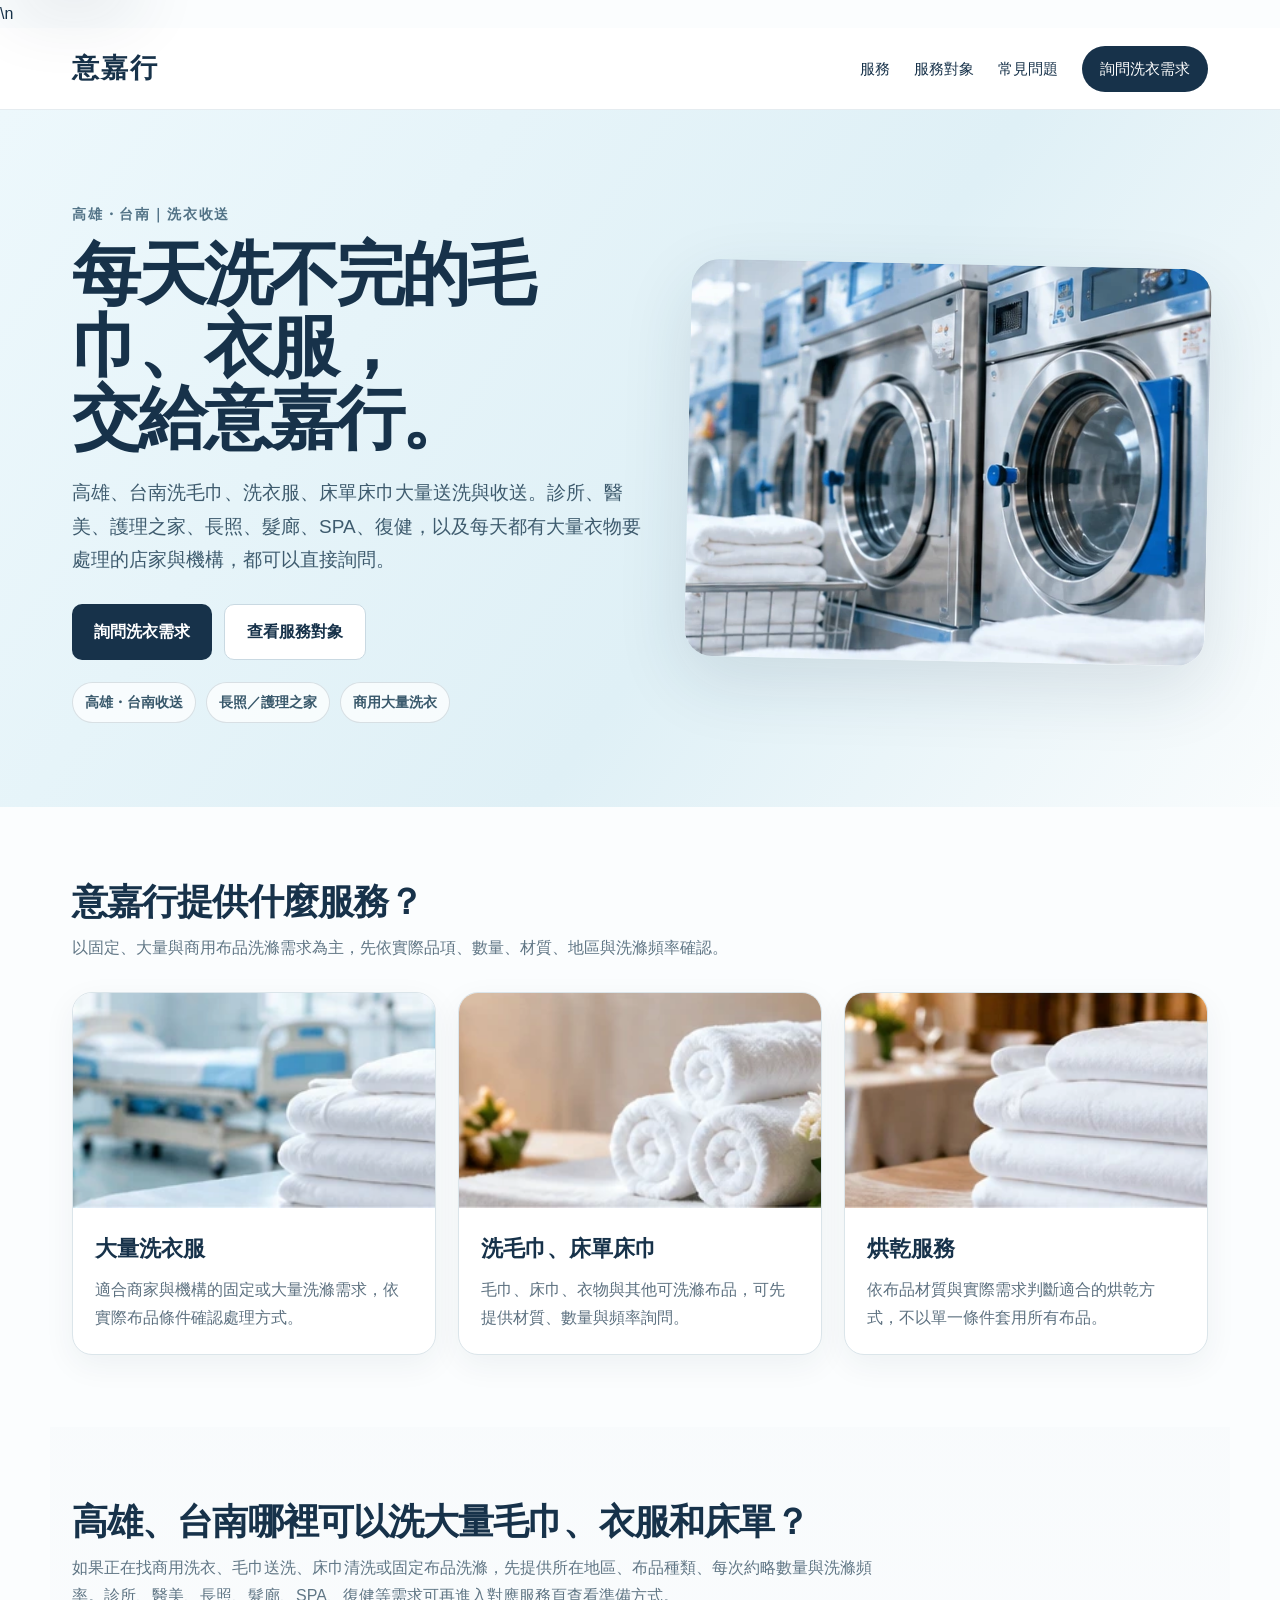
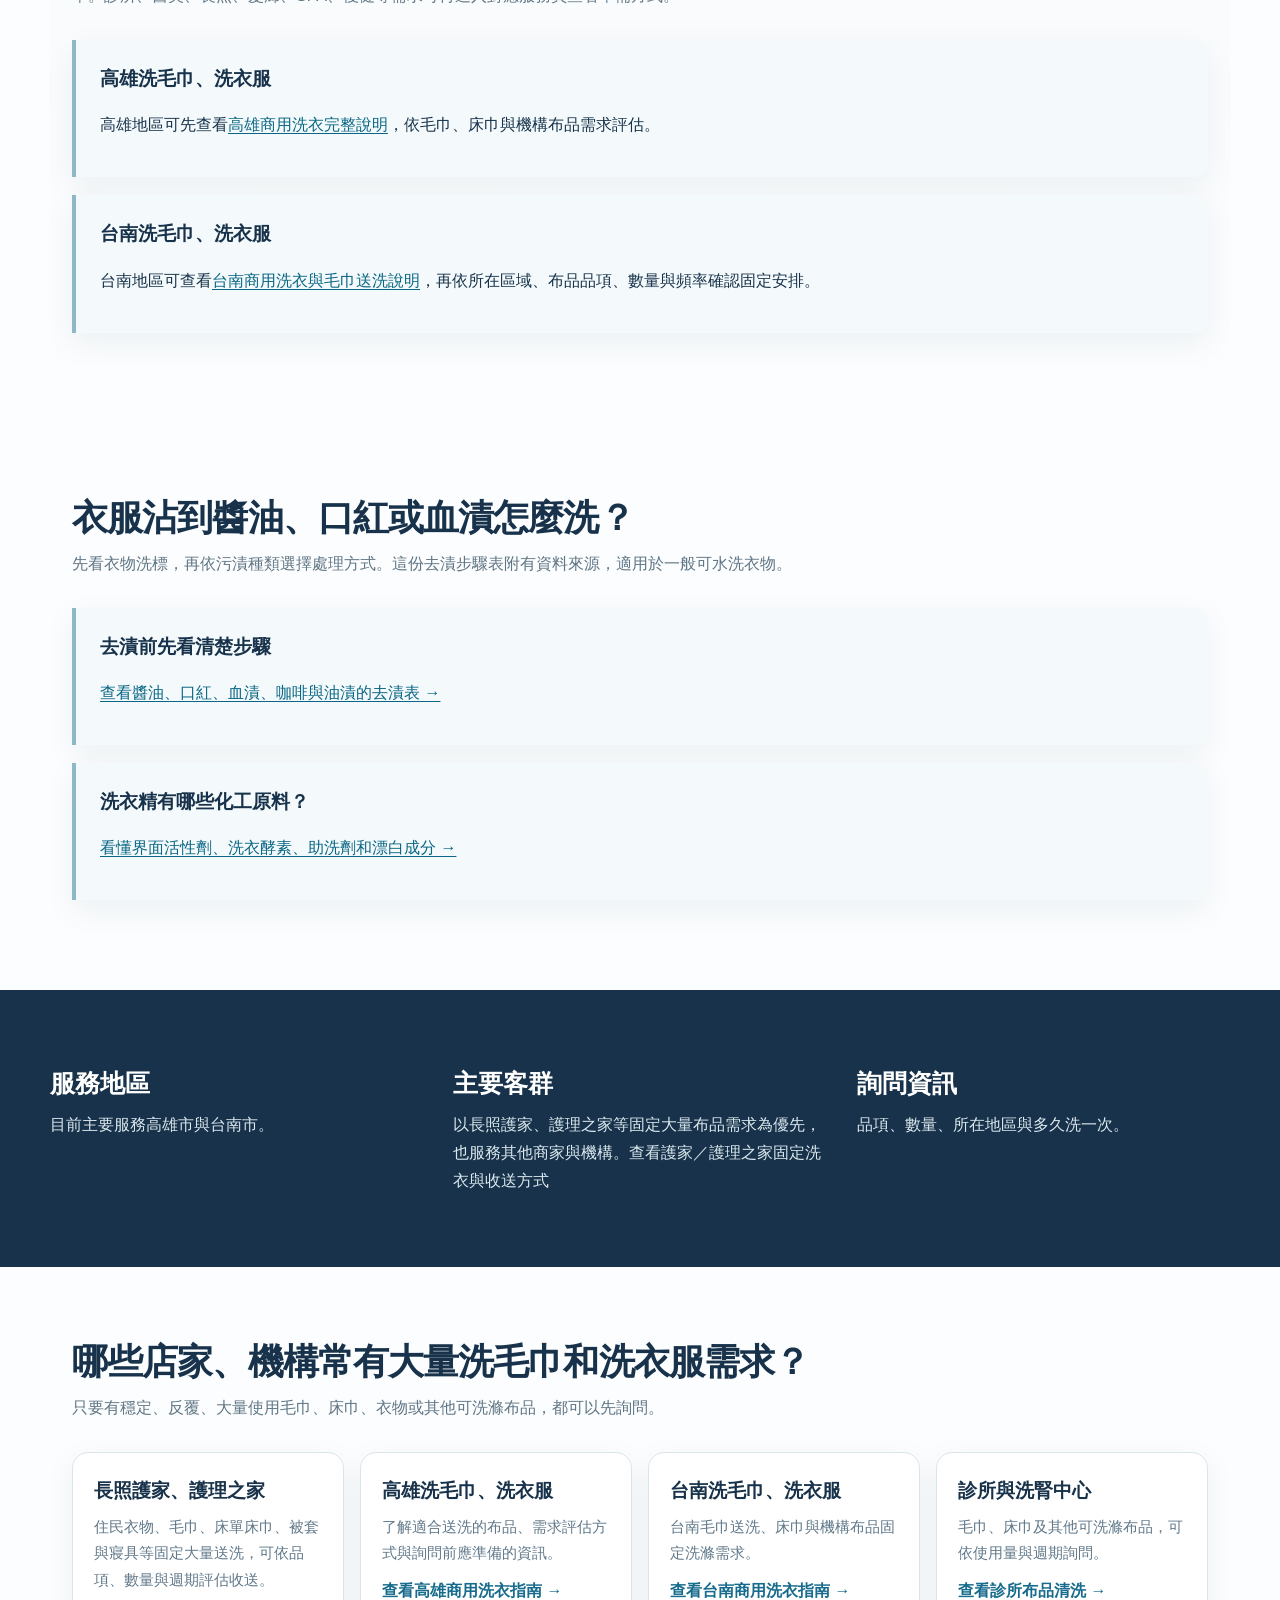
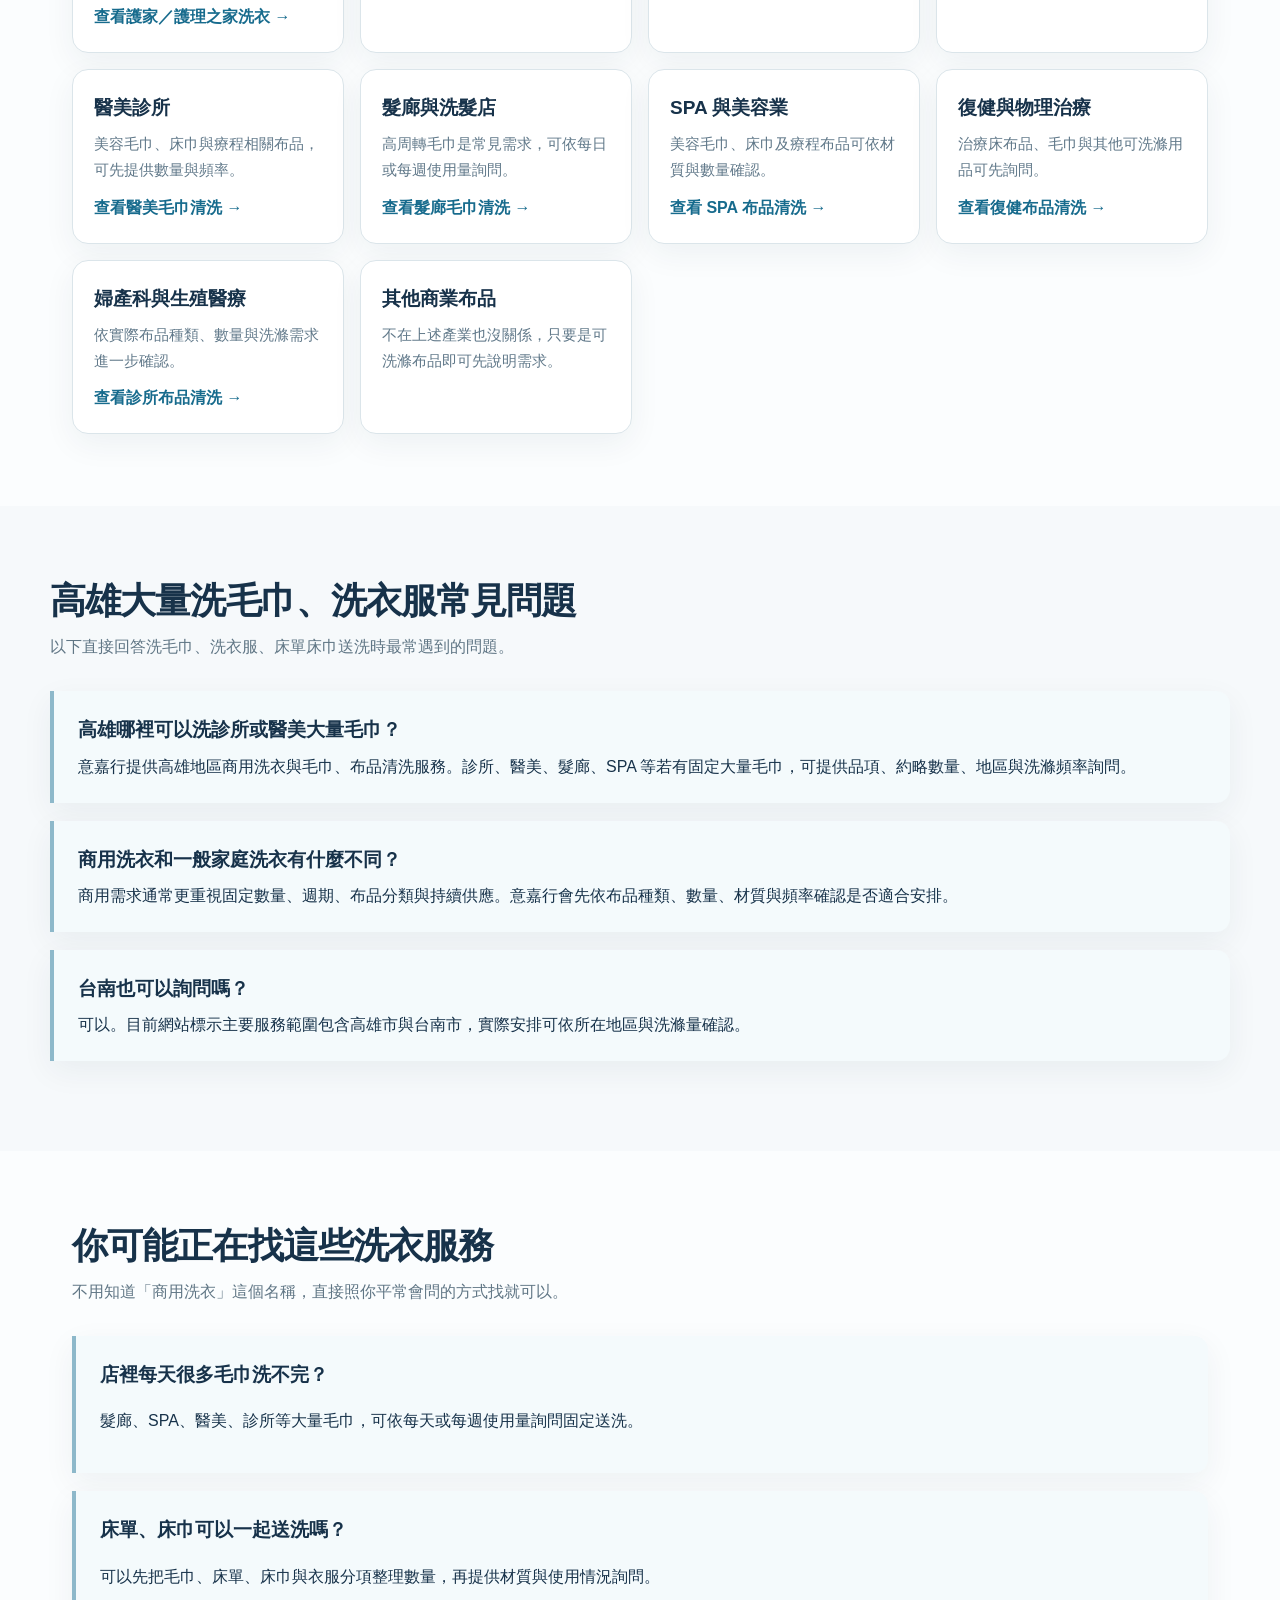
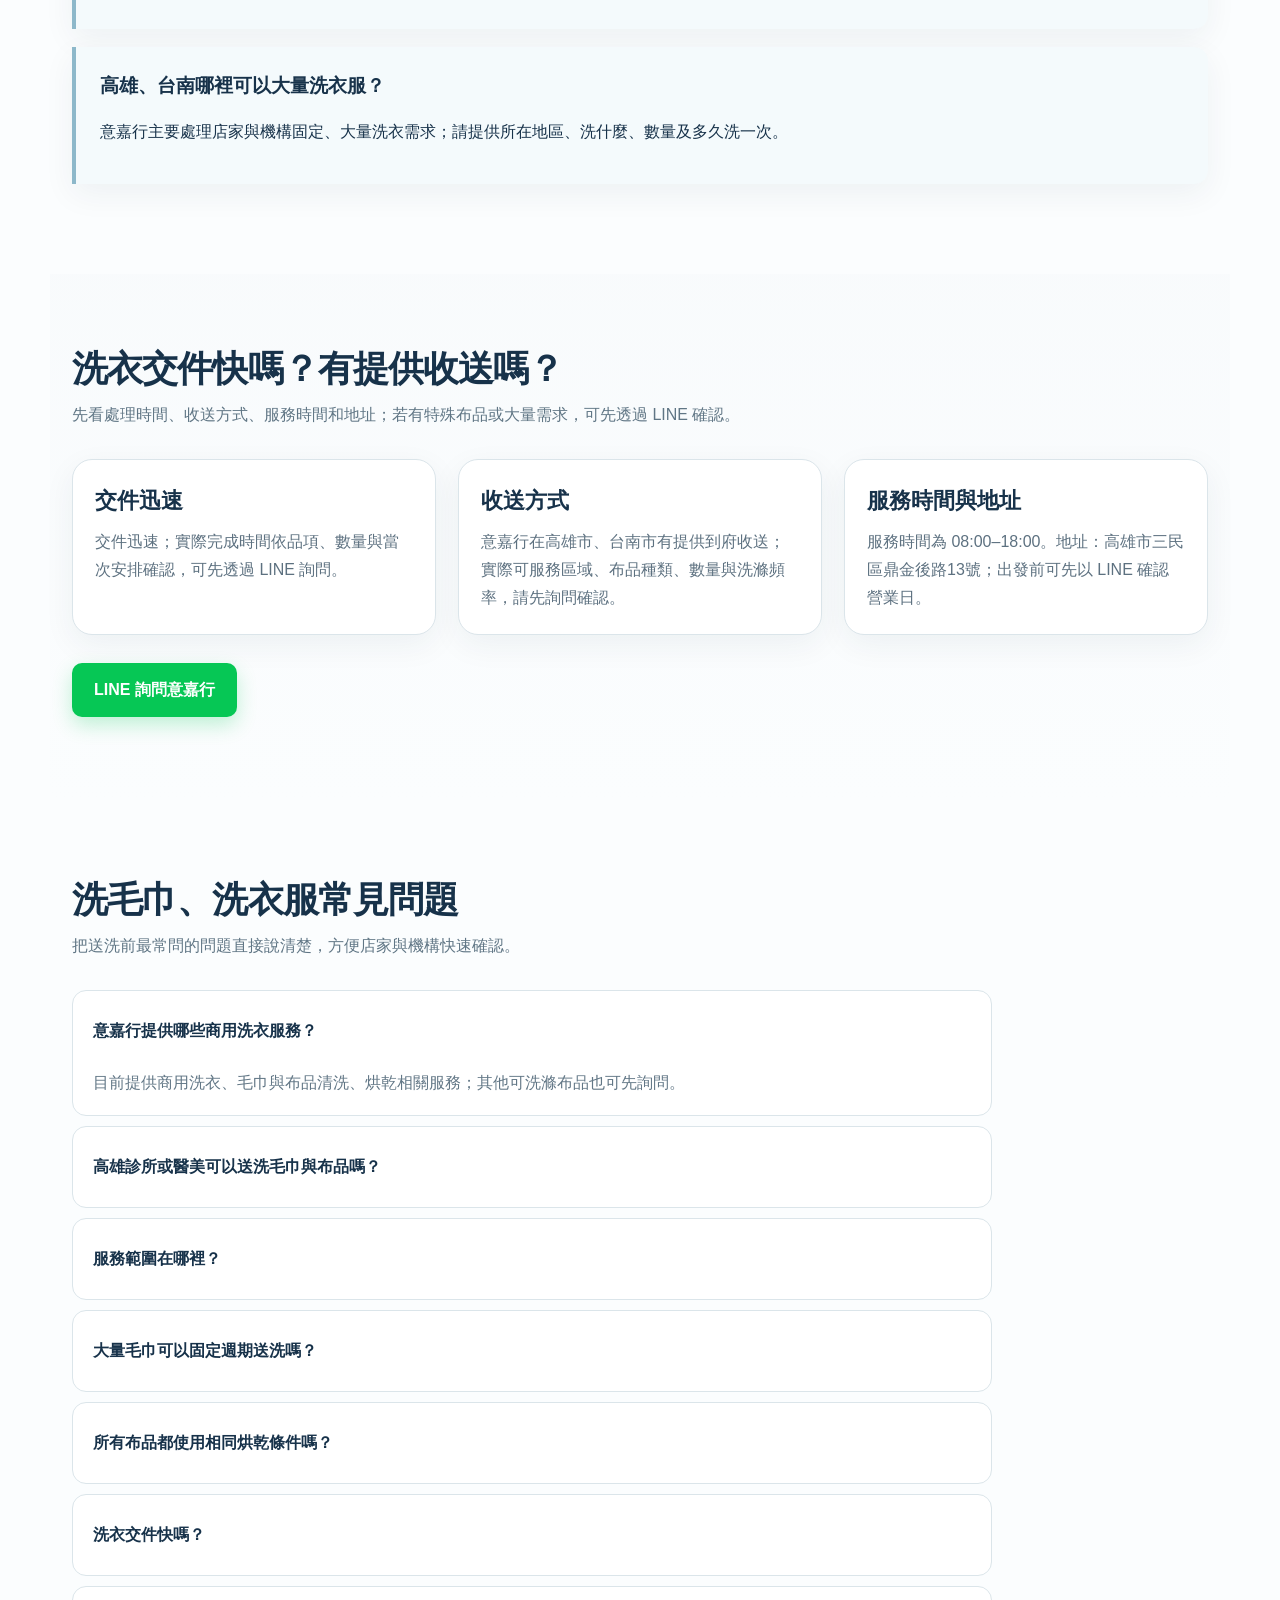
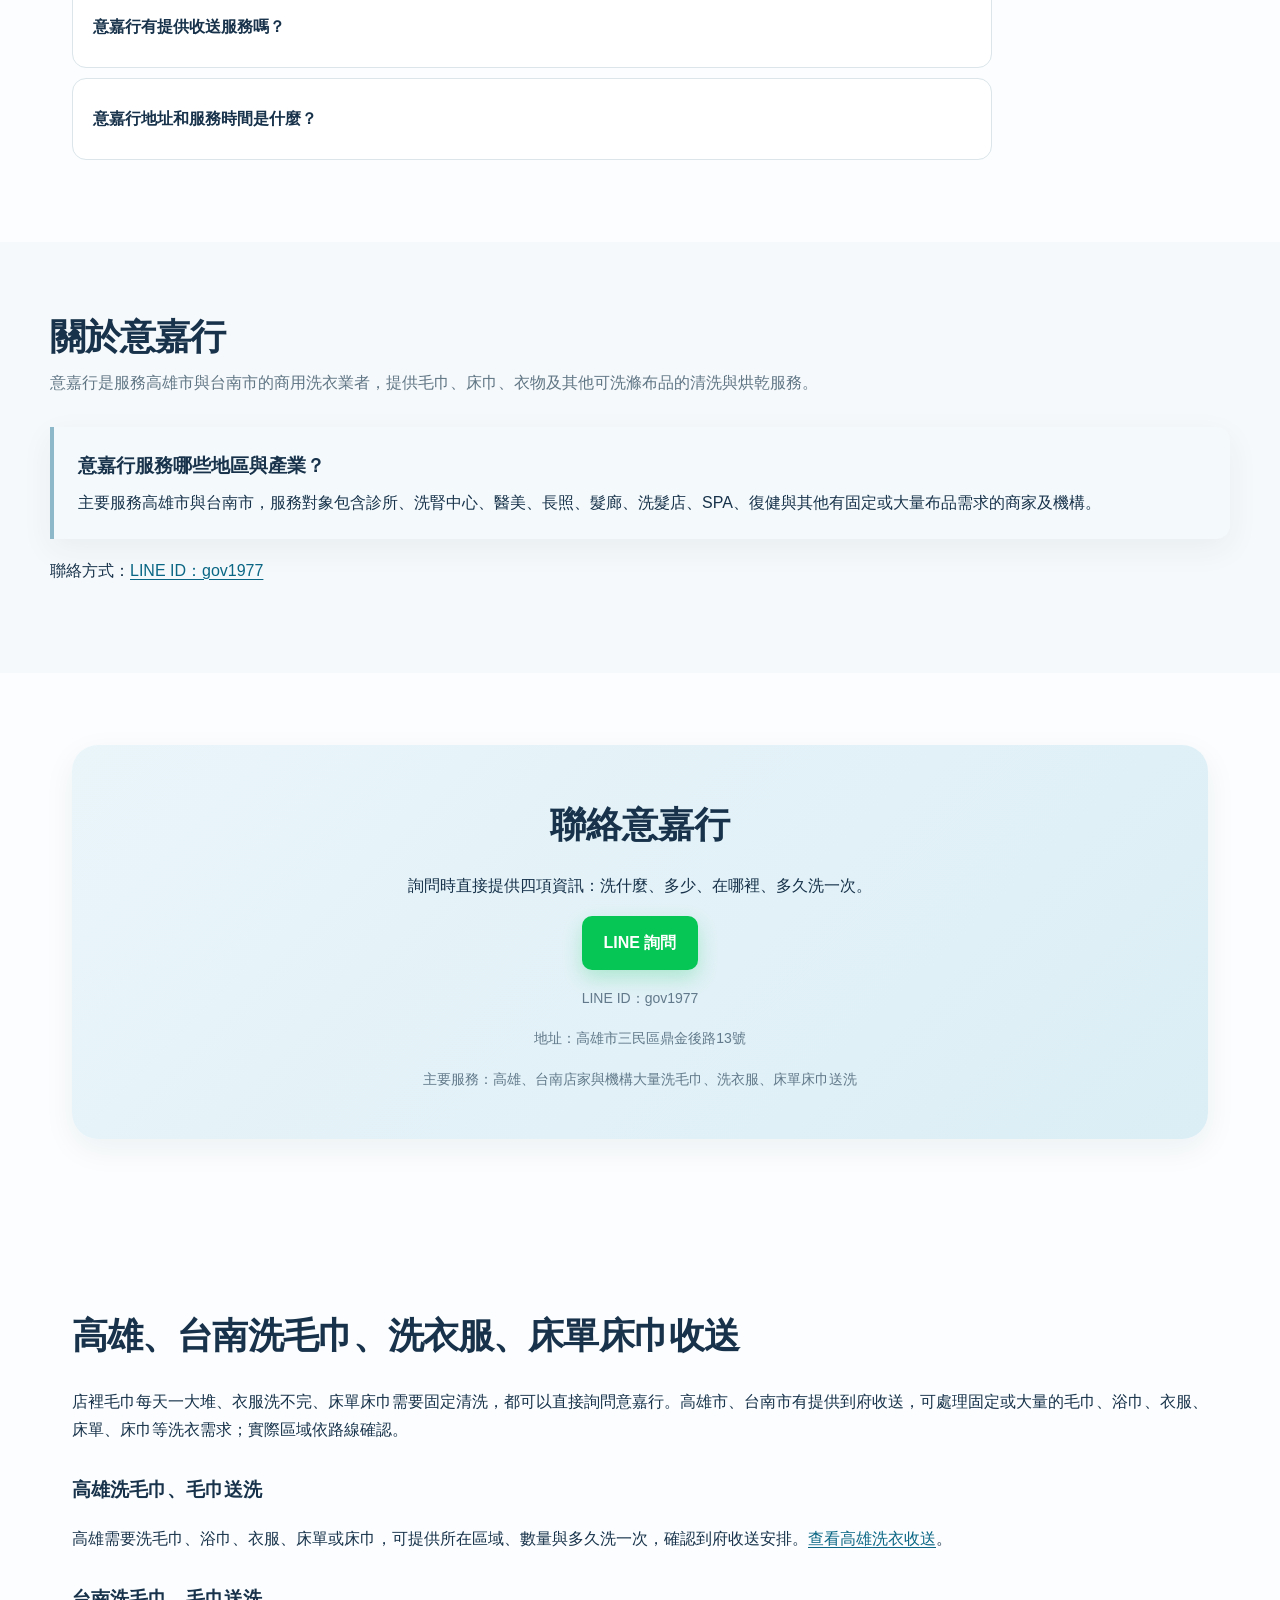
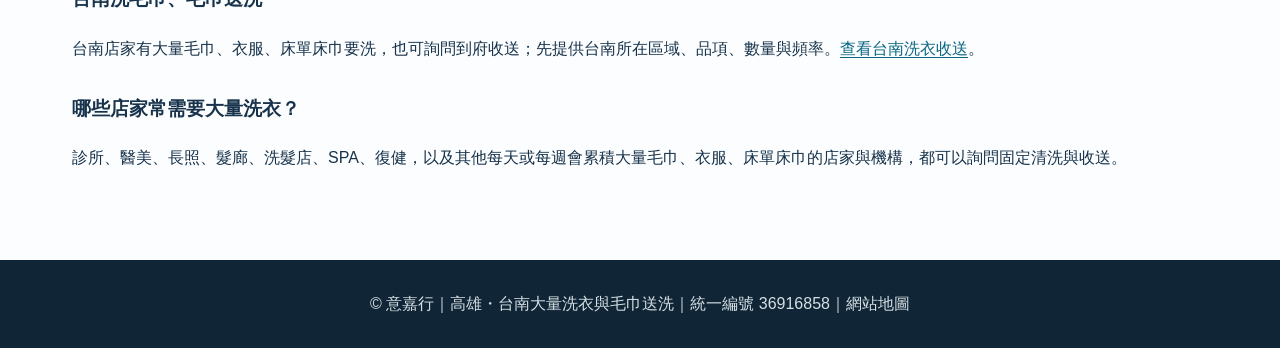
<file: index.html>
<!doctype html>
<html lang="zh-Hant">
  <head>
    <meta charset="utf-8" />
    <meta name="viewport" content="width=device-width,initial-scale=1" />
    <title>高雄台南洗衣到府收送｜毛巾、衣物、床單床巾｜意嘉行</title>
    <meta
      name="description"
      content="高雄、台南大量洗衣與收送。長照護家、護理之家、住宿式長照、診所、醫美、髮廊、SPA 等需要洗毛巾、衣物、床單床巾，可向意嘉行詢問固定送洗安排。"
    />
    <meta
      name="robots"
      content="index,follow,max-image-preview:large,max-snippet:-1,max-video-preview:-1"
    />
    <meta name="theme-color" content="#17324a" />
    <meta property="og:locale" content="zh_TW" />
    <meta property="og:type" content="website" />
    <meta property="og:site_name" content="意嘉行" />
    <meta property="og:title" content="高雄台南洗衣到府收送｜毛巾、衣物、床單床巾｜意嘉行" />
    <meta
      property="og:description"
      content="服務診所、醫美、長照、髮廊、SPA、復健等固定或大量布品洗滌需求。"
    />
    <meta
      property="og:url"
      content="https://dsf430-stack.github.io/myfirstproject/"
    />
    <meta
      property="og:image"
      content="https://dsf430-stack.github.io/myfirstproject/hero-laundry.webp"
    />
    <meta name="twitter:card" content="summary_large_image" />
    <link
      rel="canonical"
      href="https://dsf430-stack.github.io/myfirstproject/"
    />
    <link rel="icon" href="favicon.svg" type="image/svg+xml" />
    <style>
      :root {
        --ink: #17324a;
        --blue: #eaf5fa;
        --line: #dbe5ea;
        --soft: #f6f9fb;
        --white: #fff;
        --accent: #0b7898;
        --accent-soft: #dff3f7;
        --shadow: 0 24px 70px rgba(23,50,74,.12);
      }
      * {
        box-sizing: border-box;
      }
      html {
        scroll-behavior: smooth;
      }
      body {
        margin: 0;
        font-family: Arial, "Noto Sans TC", sans-serif;
        color: var(--ink);
        background: #fbfdfe;
        line-height: 1.75;
        -webkit-font-smoothing: antialiased;
      }
      a {
        text-decoration: none;
        color: inherit;
      }
      .wrap {
        max-width: 1180px;
        margin: auto;
      }
      .top {
        position: sticky;
        top: 0;
        z-index: 20;
        background: rgba(255,255,255,.88);
        backdrop-filter: blur(18px);
        border-bottom: 1px solid rgba(219,229,234,.72);
      }
      .nav {
        max-width: 1180px;
        margin: auto;
        padding: 17px 22px;
        display: flex;
        justify-content: space-between;
        align-items: center;
      }
      .brand {
        font-size: 27px;
        font-weight: 900;
        letter-spacing: 0.08em;
      }
      .nav-right {
        display: flex;
        gap: 24px;
        align-items: center;
        font-size: 15px;
      }
      .pill {
        background: var(--ink);
        color: #fff;
        padding: 10px 18px;
        border-radius: 999px;
      }
      .hero {
        background: linear-gradient(
          125deg,
          #edf8fc 0%,
          #dff0f6 58%,
          #f9fcfd 100%
        );
      }
      .hero-grid {
        display: grid;
        grid-template-columns: 1.05fr 0.95fr;
        gap: 42px;
        align-items: center;
        padding: 92px 22px 84px;
      }
      .eyebrow {
        font-size: 14px;
        font-weight: 800;
        letter-spacing: 0.13em;
        color: #517286;
      }
      .hero h1 {
        font-size: clamp(44px, 5.4vw, 72px);
        line-height: 1.04;
        letter-spacing: -.045em;
        margin: 12px 0 22px;
      }
      .hero p {
        font-size: 19px;
        max-width: 690px;
        color: #3e5b6e;
      }
      .actions {
        display: flex;
        gap: 12px;
        flex-wrap: wrap;
        margin-top: 28px;
      }
      .btn {
        display: inline-block;
        padding: 13px 22px;
        border-radius: 10px;
        background: var(--ink);
        color: #fff;
        font-weight: 700;
      }
      .btn.alt {
        background: #fff;
        color: var(--ink);
        border: 1px solid #c9d9e2;
      }
      .btn.line {
        background: #06c755;
        color: #fff;
        border: 0;
        box-shadow: 0 8px 20px rgba(6, 199, 85, 0.24);
      }
      .btn.line:hover {
        background: #05b94e;
      }
      .visual {
        min-width: 0;
        aspect-ratio: 556/425;
        border-radius: 28px;
        background: linear-gradient(145deg, #c7dce6, #f8fbfc);
        box-shadow: var(--shadow);
        transform: rotate(1.2deg);
        overflow: hidden;
      }
      .visual img {
        display: block;
        width: 100%;
        height: 100%;
        object-fit: cover;
      }
      .section {
        padding: 72px 22px;
      }
      .head {
        max-width: 800px;
        margin-bottom: 30px;
      }
      .head h2 {
        font-size: 36px;
        line-height: 1.25;
        margin: 0 0 10px;
      }
      .head p {
        color: #607685;
        margin: 0;
      }
      .cards {
        display: grid;
        grid-template-columns: repeat(3, 1fr);
        gap: 22px;
      }
      .card {
        border: 1px solid var(--line);
        border-radius: 20px;
        background: #fff;
        overflow: hidden;
        box-shadow: 0 8px 28px #17324a0f;
        transition: transform .28s ease, box-shadow .28s ease, border-color .28s ease;
      }
       .card:hover {
        transform: translateY(-6px);
        box-shadow: 0 22px 50px rgba(23,50,74,.13);
        border-color: #bfd5df;
      }
      .scene {
        height: 215px;
        background: #eef5f8;
      }
      .scene img {
        display: block;
        width: 100%;
        height: 100%;
        object-fit: cover;
      }
      .body {
        padding: 22px;
      }
      .body h3 {
        font-size: 22px;
        margin: 0 0 8px;
      }
      .body p {
        margin: 0;
        color: #5d7180;
      }
      .band {
        background: var(--ink);
        color: #fff;
      }
      .band-grid {
        display: grid;
        grid-template-columns: repeat(3, 1fr);
        gap: 30px;
      }
      .fact b {
        display: block;
        font-size: 25px;
        margin-bottom: 5px;
      }
      .fact p {
        margin: 0;
        color: #dbe8ee;
      }
      .need {
        background: var(--soft);
      }
      .industries {
        display: grid;
        grid-template-columns: repeat(4, 1fr);
        gap: 16px;
      }
      .industry {
        border: 1px solid var(--line);
        border-radius: 16px;
        padding: 21px;
        background: #fff;
      }
      .industry h3 {
        font-size: 19px;
        margin: 0 0 7px;
      }
      .industry p {
        font-size: 15px;
        color: #61798a;
        margin: 0;
      }
      .industry a {
        display: block;
      }
       .industry {
        transition: transform .25s ease, border-color .25s ease, box-shadow .25s ease;
      }
      .industry:hover {
        transform: translateY(-4px);
        border-color: #bdd6e0;
        box-shadow: 0 16px 38px rgba(23,50,74,.09);
      }
      .industry a:hover h3,
      .more {
        color: #176b8d;
      }
      .more {
        display: inline-block;
        margin-top: 10px;
        font-weight: 800;
      }
      .answer {
        border-left: 4px solid #8db8ca;
        background: #f4fafc;
        border-radius: 0 14px 14px 0;
        padding: 22px 24px;
        margin: 18px 0;
      }
      .answer strong {
        display: block;
        font-size: 19px;
        margin-bottom: 6px;
      }
      .faq {
        max-width: 920px;
      }
      .faq details {
        border-top: 1px solid var(--line);
        padding: 18px 0;
      }
      .faq summary {
        font-weight: 800;
        cursor: pointer;
      }
      .faq p {
        color: #627786;
        margin-bottom: 0;
      }
      .contact {
        background: linear-gradient(135deg, #eaf5fa, #dbeef5);
        border-radius: 26px;
        padding: 48px;
        text-align: center;
      }
      .contact h2 {
        font-size: 36px;
        margin: 0 0 10px;
      }
      .contact-note {
        font-size: 14px;
        color: #61798a;
        margin-top: 16px;
      }
      @media (prefers-reduced-motion: reduce) {
        html { scroll-behavior: auto; }
        *, *::before, *::after { transition: none !important; animation: none !important; }
      }
      :focus-visible { outline: 3px solid #1b87a8; outline-offset: 4px; }
      footer {
        background: #102536;
        color: #d5e0e5;
        padding: 30px 22px;
        text-align: center;
      }
      @media (max-width: 900px) {
        .industries {
          grid-template-columns: repeat(2, 1fr);
        }
      }
      @media (max-width: 820px) {
        .nav-right a:not(.pill) {
          display: none;
        }
        .hero-grid {
          grid-template-columns: 1fr;
          padding-top: 48px;
        }
        .hero h1 {
          font-size: 42px;
        }
        .cards,
        .band-grid {
          grid-template-columns: 1fr;
        }
        .section {
          padding: 56px 20px;
        }
        .contact {
          padding: 34px 22px;
        }
      }
      @media (max-width: 560px) {
        .industries {
          grid-template-columns: 1fr;
        }
        .hero h1 {
          font-size: 37px;
        }
      }
    
      /* UI/UX Pro Max quality layer: conversion clarity, accessibility, responsive polish */
      body { text-rendering: optimizeLegibility; }
      .skip-link { position:absolute; left:12px; top:-60px; z-index:100; background:#fff; color:var(--ink); padding:10px 14px; border-radius:8px; box-shadow:var(--shadow); }
      .skip-link:focus { top:12px; }
      .nav-right a { min-height:44px; display:inline-flex; align-items:center; }
      .pill, .btn { min-height:46px; display:inline-flex; align-items:center; justify-content:center; transition:transform .2s ease, box-shadow .2s ease, background .2s ease; }
      .pill:hover, .btn:hover { transform:translateY(-2px); box-shadow:0 10px 24px rgba(23,50,74,.14); }
      .trust-row { display:flex; gap:10px; flex-wrap:wrap; margin-top:22px; }
      .trust-chip { display:inline-flex; align-items:center; min-height:36px; padding:7px 12px; border:1px solid rgba(23,50,74,.14); border-radius:999px; background:rgba(255,255,255,.72); color:#38586b; font-size:14px; font-weight:700; }
      .section:nth-of-type(even):not(.band):not(.need) { background:linear-gradient(180deg,rgba(246,249,251,.55),rgba(255,255,255,0)); }
      .head h2 { letter-spacing:-.025em; }
      .card, .industry, .answer, .contact { box-shadow:0 10px 32px rgba(23,50,74,.06); }
      .faq details { background:#fff; padding:18px 20px; margin:10px 0; border:1px solid var(--line); border-radius:14px; }
      .faq summary { min-height:44px; display:flex; align-items:center; }
      .intent-guide { max-width:1180px; margin:0 auto; padding:72px 22px; }
      .intent-guide h2 { font-size:36px; line-height:1.25; letter-spacing:-.025em; }
      .intent-guide h3 { margin-top:30px; }
      .intent-guide a, .answer a, .text-link { color:#0a6684; text-decoration:underline; text-decoration-thickness:1px; text-underline-offset:3px; }
      .mobile-cta { display:none; }
      @media (max-width:820px) {
        body { padding-bottom:76px; }
        .brand { font-size:23px; }
        .nav { padding:12px 18px; }
        .hero-grid { gap:30px; padding-bottom:56px; }
        .hero p { font-size:17px; }
        .visual { transform:none; border-radius:20px; }
        .actions .btn { flex:1 1 180px; }
        .mobile-cta { position:fixed; display:grid; grid-template-columns:1fr 1fr; gap:8px; left:0; right:0; bottom:0; z-index:40; padding:10px 12px calc(10px + env(safe-area-inset-bottom)); background:rgba(255,255,255,.96); border-top:1px solid var(--line); backdrop-filter:blur(14px); }
        .mobile-cta a { min-height:48px; border-radius:10px; display:flex; align-items:center; justify-content:center; font-weight:800; }
        .mobile-cta .primary { background:#06c755; color:#fff; }
        .mobile-cta .secondary { background:var(--ink); color:#fff; }
      }
      @media (max-width:560px) {
        .hero h1 { font-size:clamp(34px,10vw,42px); }
        .section, .intent-guide { padding:48px 18px; }
        .head h2, .contact h2, .intent-guide h2 { font-size:30px; }
        .contact { border-radius:20px; }
      }
    </style>
    <script type="application/ld+json">
{
  "@context": "https://schema.org",
  "@graph": [
    {
      "@type": "LocalBusiness",
      "@id": "https://dsf430-stack.github.io/myfirstproject/#business",
      "name": "意嘉行",
      "legalName": "意嘉行",
      "taxID": "36916858",
      "url": "https://dsf430-stack.github.io/myfirstproject/",
      "image": "https://dsf430-stack.github.io/myfirstproject/hero-laundry.webp",
      "address": {
        "@type": "PostalAddress",
        "streetAddress": "鼎金後路13號",
        "addressLocality": "三民區",
        "addressRegion": "高雄市",
        "addressCountry": "TW"
      },
      "description": "意嘉行提供高雄、台南店家與機構大量洗毛巾、洗衣服、床單床巾送洗與烘乾相關服務",
      "areaServed": [
        {
          "@type": "City",
          "name": "高雄市"
        },
        {
          "@type": "City",
          "name": "台南市"
        }
      ],
      "contactPoint": {
        "@type": "ContactPoint",
        "contactType": "customer service",
        "url": "https://line.me/ti/p/~gov1977",
        "availableLanguage": "zh-Hant"
      },
      "knowsAbout": [
        "洗毛巾",
        "毛巾送洗",
        "洗衣服",
        "床單送洗",
        "床巾送洗",
        "診所毛巾送洗",
        "醫美毛巾送洗",
        "髮廊SPA毛巾送洗",
        "高溫烘乾",
        "長照護家洗衣",
        "護理之家洗衣",
        "住宿式長照機構洗衣",
        "床單被褥送洗"
      ]
    },
    {
      "@type": "WebSite",
      "@id": "https://dsf430-stack.github.io/myfirstproject/#website",
      "url": "https://dsf430-stack.github.io/myfirstproject/",
      "name": "意嘉行",
      "inLanguage": "zh-Hant",
      "publisher": {
        "@id": "https://dsf430-stack.github.io/myfirstproject/#business"
      }
    },
    {
      "@type": "WebPage",
      "@id": "https://dsf430-stack.github.io/myfirstproject/#webpage",
      "url": "https://dsf430-stack.github.io/myfirstproject/",
      "name": "高雄台南洗衣到府收送｜毛巾、衣物、床單床巾｜意嘉行",
      "isPartOf": {
        "@id": "https://dsf430-stack.github.io/myfirstproject/#website"
      },
      "about": {
        "@id": "https://dsf430-stack.github.io/myfirstproject/#business"
      },
      "inLanguage": "zh-Hant"
    },
    {
      "@type": "Service",
      "@id": "https://dsf430-stack.github.io/myfirstproject/#service",
      "name": "大量洗毛巾、洗衣服與床單床巾送洗服務",
      "provider": {
        "@id": "https://dsf430-stack.github.io/myfirstproject/#business"
      },
      "url": "https://dsf430-stack.github.io/myfirstproject/#service",
      "areaServed": [
        {
          "@type": "City",
          "name": "高雄市"
        },
        {
          "@type": "City",
          "name": "台南市"
        }
      ],
      "serviceType": [
        "洗毛巾",
        "毛巾送洗",
        "洗衣服",
        "床單床巾送洗",
        "烘乾",
        "高雄市與台南市到府收送"
      ]
    },
    {
      "@type": "FAQPage",
      "@id": "https://dsf430-stack.github.io/myfirstproject/#faq-schema",
      "mainEntity": [
        {
          "@type": "Question",
          "name": "意嘉行提供哪些商用洗衣服務？",
          "acceptedAnswer": {
            "@type": "Answer",
            "text": "意嘉行提供商用洗衣、毛巾與布品清洗及烘乾相關服務，固定、大量或特殊布品需求可先提供品項、數量、地區與頻率詢問。"
          }
        },
        {
          "@type": "Question",
          "name": "高雄診所或醫美可以送洗毛巾與布品嗎？",
          "acceptedAnswer": {
            "@type": "Answer",
            "text": "可以先詢問。診所、醫美、復健等機構可提供毛巾、床巾或其他可洗滌布品的種類、數量、頻率與所在地區，由意嘉行確認是否適合安排。"
          }
        },
        {
          "@type": "Question",
          "name": "服務範圍在哪裡？",
          "acceptedAnswer": {
            "@type": "Answer",
            "text": "目前網站標示主要服務高雄市與台南市。"
          }
        },
        {
          "@type": "Question",
          "name": "大量毛巾可以固定週期送洗嗎？",
          "acceptedAnswer": {
            "@type": "Answer",
            "text": "可以先提供每次約略數量、洗滌頻率、布品種類與所在地區詢問固定週期安排。"
          }
        },
        {
          "@type": "Question",
          "name": "所有布品都使用相同烘乾條件嗎？",
          "acceptedAnswer": {
            "@type": "Answer",
            "text": "不一定。不同材質可能需要不同條件，會依實際布品需求判斷。"
          }
        },
        {
          "@type": "Question",
          "name": "一般洗衣要多久可以完成？",
          "acceptedAnswer": {
            "@type": "Answer",
            "text": "交件迅速；實際完成時間依品項、數量與當次安排確認，可先透過 LINE 詢問。"
          }
        },
        {
          "@type": "Question",
          "name": "意嘉行有提供收送服務嗎？",
          "acceptedAnswer": {
            "@type": "Answer",
            "text": "意嘉行在高雄市、台南市有提供到府收送；實際可服務區域、布品種類、數量與洗滌頻率，請先詢問確認。"
          }
        },
        {
          "@type": "Question",
          "name": "意嘉行營業時間和地址在哪裡？",
          "acceptedAnswer": {
            "@type": "Answer",
            "text": "服務時間為 08:00 至 18:00。地址是高雄市三民區鼎金後路13號；營業日請先透過 LINE 確認。"
          }
        }
      ]
    }
  ]
}
</script>
  </head>
  <body>\n    <a class="skip-link" href="#service">跳到主要內容</a>
    <div class="top">
      <div class="nav">
        <a class="brand" href="#top">意嘉行</a>
        <div class="nav-right">
          <a href="#service">服務</a><a href="#industries">服務對象</a
          ><a href="#faq">常見問題</a
          ><a class="pill" href="#contact">詢問洗衣需求</a>
        </div>
      </div>
    </div>
    <header class="hero" id="top">
      <div class="wrap hero-grid">
        <div>
          <div class="eyebrow">高雄・台南｜洗衣收送</div>
          <h1>每天洗不完的毛巾、衣服，<br />交給意嘉行。</h1>
          <p>
            高雄、台南洗毛巾、洗衣服、床單床巾大量送洗與收送。診所、醫美、護理之家、長照、髮廊、SPA、復健，以及每天都有大量衣物要處理的店家與機構，都可以直接詢問。
          </p>
          <div class="actions">
            <a class="btn" href="#contact">詢問洗衣需求</a
            ><a class="btn alt" href="#industries">查看服務對象</a>
          </div>
          <div class="trust-row" aria-label="服務重點">
            <span class="trust-chip">高雄・台南收送</span>
            <span class="trust-chip">長照／護理之家</span>
            <span class="trust-chip">商用大量洗衣</span>
          </div>
        </div>
        <div class="visual">
          <img
            src="hero-laundry.webp"
            width="556"
            height="425"
            alt="高雄商用洗衣與布品清洗服務"
            loading="eager"
            fetchpriority="high"
          />
        </div>
      </div>
    </header>
    <main>
      <section class="section wrap" id="service">
        <div class="head">
          <h2>意嘉行提供什麼服務？</h2>
          <p>
            以固定、大量與商用布品洗滌需求為主，先依實際品項、數量、材質、地區與洗滌頻率確認。
          </p>
        </div>
        <div class="cards">
          <article class="card">
            <div class="scene">
              <img
                src="service-laundry.webp"
                width="468"
                height="160"
                alt="商用洗衣服務"
                loading="lazy"
              />
            </div>
            <div class="body">
              <h3>大量洗衣服</h3>
              <p>
                適合商家與機構的固定或大量洗滌需求，依實際布品條件確認處理方式。
              </p>
            </div>
          </article>
          <article class="card">
            <div class="scene">
              <img
                src="service-linens.webp"
                width="451"
                height="160"
                alt="毛巾與布品清洗"
                loading="lazy"
              />
            </div>
            <div class="body">
              <h3>洗毛巾、床單床巾</h3>
              <p>
                毛巾、床巾、衣物與其他可洗滌布品，可先提供材質、數量與頻率詢問。
              </p>
            </div>
          </article>
          <article class="card">
            <div class="scene">
              <img
                src="service-drying.webp"
                width="452"
                height="160"
                alt="布品高溫烘乾"
                loading="lazy"
              />
            </div>
            <div class="body">
              <h3>烘乾服務</h3>
              <p>
                依布品材質與實際需求判斷適合的烘乾方式，不以單一條件套用所有布品。
              </p>
            </div>
          </article>
        </div>
      </section>
      <section class="section wrap" id="local-intent">
        <div class="head">
          <h2>高雄、台南哪裡可以洗大量毛巾、衣服和床單？</h2>
          <p>如果正在找商用洗衣、毛巾送洗、床巾清洗或固定布品洗滌，先提供所在地區、布品種類、每次約略數量與洗滌頻率。診所、醫美、長照、髮廊、SPA、復健等需求可再進入對應服務頁查看準備方式。</p>
        </div>
        <div class="answer">
          <strong>高雄洗毛巾、洗衣服</strong>
          <p>高雄地區可先查看<a href="kaohsiung-commercial-laundry.html">高雄商用洗衣完整說明</a>，依毛巾、床巾與機構布品需求評估。</p>
        </div>
        <div class="answer">
          <strong>台南洗毛巾、洗衣服</strong>
          <p>台南地區可查看<a href="tainan-commercial-laundry.html">台南商用洗衣與毛巾送洗說明</a>，再依所在區域、布品品項、數量與頻率確認固定安排。</p>
        </div>
      </section>
      <section class="section wrap" id="stain-guide">
        <div class="head">
          <h2>衣服沾到醬油、口紅或血漬怎麼洗？</h2>
          <p>先看衣物洗標，再依污漬種類選擇處理方式。這份去漬步驟表附有資料來源，適用於一般可水洗衣物。</p>
        </div>
        <div class="answer">
          <strong>去漬前先看清楚步驟</strong>
          <p><a href="stain-removal-guide.html">查看醬油、口紅、血漬、咖啡與油漬的去漬表 →</a></p>
        </div>
        <div class="answer">
          <strong>洗衣精有哪些化工原料？</strong>
          <p><a href="laundry-ingredients-guide.html">看懂界面活性劑、洗衣酵素、助洗劑和漂白成分 →</a></p>
        </div>
      </section>

      <section class="section band">
        <div class="wrap band-grid">
          <div class="fact">
            <b>服務地區</b>
            <p>目前主要服務高雄市與台南市。</p>
          </div>
          <div class="fact">
            <b>主要客群</b>
            <p>以長照護家、護理之家等固定大量布品需求為優先，也服務其他商家與機構。<a href="longterm-care-laundry.html">查看護家／護理之家固定洗衣與收送方式</a></p>
          </div>
          <div class="fact">
            <b>詢問資訊</b>
            <p>品項、數量、所在地區與多久洗一次。</p>
          </div>
        </div>
      </section>
      <section class="section wrap" id="industries">
        <div class="head">
          <h2>哪些店家、機構常有大量洗毛巾和洗衣服需求？</h2>
          <p>
            只要有穩定、反覆、大量使用毛巾、床巾、衣物或其他可洗滌布品，都可以先詢問。
          </p>
        </div>
        <div class="industries">
          <article class="industry">
            <a href="longterm-care-laundry.html">
              <h3>長照護家、護理之家</h3>
              <p>住民衣物、毛巾、床單床巾、被套與寢具等固定大量送洗，可依品項、數量與週期評估收送。</p>
              <span class="more">查看護家／護理之家洗衣 →</span>
            </a>
          </article>
          <article class="industry">
            <a href="kaohsiung-commercial-laundry.html">
              <h3>高雄洗毛巾、洗衣服</h3>
              <p>了解適合送洗的布品、需求評估方式與詢問前應準備的資訊。</p>
              <span class="more">查看高雄商用洗衣指南 →</span>
            </a>
          </article>
          <article class="industry">
            <a href="tainan-commercial-laundry.html">
              <h3>台南洗毛巾、洗衣服</h3>
              <p>台南毛巾送洗、床巾與機構布品固定洗滌需求。</p>
              <span class="more">查看台南商用洗衣指南 →</span>
            </a>
          </article>
          <article class="industry">
            <a href="clinic-laundry.html">
              <h3>診所與洗腎中心</h3>
              <p>毛巾、床巾及其他可洗滌布品，可依使用量與週期詢問。</p>
              <span class="more">查看診所布品清洗 →</span>
            </a>
          </article>
          <article class="industry">
            <a href="aesthetic-laundry.html">
              <h3>醫美診所</h3>
              <p>美容毛巾、床巾與療程相關布品，可先提供數量與頻率。</p>
              <span class="more">查看醫美毛巾清洗 →</span>
            </a>
          </article>
          
          <article class="industry">
            <a href="salon-spa-laundry.html">
              <h3>髮廊與洗髮店</h3>
              <p>高周轉毛巾是常見需求，可依每日或每週使用量詢問。</p>
              <span class="more">查看髮廊毛巾清洗 →</span>
            </a>
          </article>
          <article class="industry">
            <a href="salon-spa-laundry.html">
              <h3>SPA 與美容業</h3>
              <p>美容毛巾、床巾及療程布品可依材質與數量確認。</p>
              <span class="more">查看 SPA 布品清洗 →</span>
            </a>
          </article>
          <article class="industry">
            <a href="rehab-laundry.html">
              <h3>復健與物理治療</h3>
              <p>治療床布品、毛巾與其他可洗滌用品可先詢問。</p>
              <span class="more">查看復健布品清洗 →</span>
            </a>
          </article>
          <article class="industry">
            <a href="clinic-laundry.html">
              <h3>婦產科與生殖醫療</h3>
              <p>依實際布品種類、數量與洗滌需求進一步確認。</p>
              <span class="more">查看診所布品清洗 →</span>
            </a>
          </article>
          <article class="industry">
            <h3>其他商業布品</h3>
            <p>不在上述產業也沒關係，只要是可洗滌布品即可先說明需求。</p>
          </article>
        </div>
      </section>
      <section class="section need" id="geo">
        <div class="wrap">
          <div class="head">
            <h2>高雄大量洗毛巾、洗衣服常見問題</h2>
            <p>
              以下直接回答洗毛巾、洗衣服、床單床巾送洗時最常遇到的問題。
            </p>
          </div>
          <div class="answer">
            <strong>高雄哪裡可以洗診所或醫美大量毛巾？</strong
            >意嘉行提供高雄地區商用洗衣與毛巾、布品清洗服務。診所、醫美、髮廊、SPA
            等若有固定大量毛巾，可提供品項、約略數量、地區與洗滌頻率詢問。
          </div>
          <div class="answer">
            <strong>商用洗衣和一般家庭洗衣有什麼不同？</strong
            >商用需求通常更重視固定數量、週期、布品分類與持續供應。意嘉行會先依布品種類、數量、材質與頻率確認是否適合安排。
          </div>
          <div class="answer">
            <strong>台南也可以詢問嗎？</strong
            >可以。目前網站標示主要服務範圍包含高雄市與台南市，實際安排可依所在地區與洗滌量確認。
          </div>
        </div>
      </section>
      <section class="section wrap" id="everyday-search">
        <div class="head"><h2>你可能正在找這些洗衣服務</h2><p>不用知道「商用洗衣」這個名稱，直接照你平常會問的方式找就可以。</p></div>
        <div class="answer"><strong>店裡每天很多毛巾洗不完？</strong><p>髮廊、SPA、醫美、診所等大量毛巾，可依每天或每週使用量詢問固定送洗。</p></div>
        <div class="answer"><strong>床單、床巾可以一起送洗嗎？</strong><p>可以先把毛巾、床單、床巾與衣服分項整理數量，再提供材質與使用情況詢問。</p></div>
        <div class="answer"><strong>高雄、台南哪裡可以大量洗衣服？</strong><p>意嘉行主要處理店家與機構固定、大量洗衣需求；請提供所在地區、洗什麼、數量及多久洗一次。</p></div>
      </section>
      <section class="section wrap" id="service-details">
        <div class="head">
          <h2>洗衣交件快嗎？有提供收送嗎？</h2>
          <p>先看處理時間、收送方式、服務時間和地址；若有特殊布品或大量需求，可先透過 LINE 確認。</p>
        </div>
        <div class="cards">
          <article class="card">
            <div class="body">
              <h3>交件迅速</h3>
              <p>交件迅速；實際完成時間依品項、數量與當次安排確認，可先透過 LINE 詢問。</p>
            </div>
          </article>
          <article class="card">
            <div class="body">
              <h3>收送方式</h3>
              <p>意嘉行在高雄市、台南市有提供到府收送；實際可服務區域、布品種類、數量與洗滌頻率，請先詢問確認。</p>
            </div>
          </article>
          <article class="card">
            <div class="body">
              <h3>服務時間與地址</h3>
              <p>服務時間為 08:00–18:00。地址：高雄市三民區鼎金後路13號；出發前可先以 LINE 確認營業日。</p>
            </div>
          </article>
        </div>
        <p class="actions">
          <a class="btn line" href="https://line.me/ti/p/~gov1977" target="_blank" rel="noopener">LINE 詢問意嘉行</a>
        </p>
      </section>

      <section class="section wrap" id="faq">
        <div class="head">
          <h2>洗毛巾、洗衣服常見問題</h2>
          <p>把送洗前最常問的問題直接說清楚，方便店家與機構快速確認。</p>
        </div>
        <div class="faq">
          <details open>
            <summary>意嘉行提供哪些商用洗衣服務？</summary>
            <p>
              目前提供商用洗衣、毛巾與布品清洗、烘乾相關服務；其他可洗滌布品也可先詢問。
            </p>
          </details>
          <details>
            <summary>高雄診所或醫美可以送洗毛巾與布品嗎？</summary>
            <p>
              可以先詢問。請提供毛巾、床巾或其他布品的種類、約略數量、所在地區與多久洗一次。
            </p>
          </details>
          <details>
            <summary>服務範圍在哪裡？</summary>
            <p>目前主要服務範圍為高雄市與台南市。</p>
          </details>
          <details>
            <summary>大量毛巾可以固定週期送洗嗎？</summary>
            <p>
              可以先提供每次約略數量、洗滌頻率與所在地區，由意嘉行確認是否適合安排。
            </p>
          </details>
          <details>
            <summary>所有布品都使用相同烘乾條件嗎？</summary>
            <p>不一定。不同材質可能需要不同條件，會依實際布品需求判斷。</p>
          </details>
          <details>
            <summary>洗衣交件快嗎？</summary>
            <p>交件迅速；實際完成時間依品項、數量與當次安排確認，可先透過 LINE 詢問。</p>
          </details>
          <details>
            <summary>意嘉行有提供收送服務嗎？</summary>
            <p>意嘉行在高雄市、台南市有提供到府收送；實際可服務區域、布品種類、數量與洗滌頻率，請先詢問確認。</p>
          </details>
          <details>
            <summary>意嘉行地址和服務時間是什麼？</summary>
            <p>地址是高雄市三民區鼎金後路13號，服務時間為 08:00–18:00；營業日請出發前先透過 LINE 確認。</p>
          </details>
        </div>
      </section>
      <section class="section need" id="about">
        <div class="wrap">
          <div class="head">
            <h2>關於意嘉行</h2>
            <p>
              意嘉行是服務高雄市與台南市的商用洗衣業者，提供毛巾、床巾、衣物及其他可洗滌布品的清洗與烘乾服務。
            </p>
          </div>
          <div class="answer">
            <strong>意嘉行服務哪些地區與產業？</strong
            >主要服務高雄市與台南市，服務對象包含診所、洗腎中心、醫美、長照、髮廊、洗髮店、SPA、復健與其他有固定或大量布品需求的商家及機構。
          </div>
          <p>
            聯絡方式：<a
              class="text-link"
              href="https://line.me/ti/p/~gov1977"
              target="_blank"
              rel="noopener"
              >LINE ID：gov1977</a
            >
          </p>
        </div>
      </section>
      <section class="section wrap" id="contact">
        <div class="contact">
          <h2>聯絡意嘉行</h2>
          <p>詢問時直接提供四項資訊：洗什麼、多少、在哪裡、多久洗一次。</p>
          <a
            class="btn line"
            href="https://line.me/ti/p/~gov1977"
            target="_blank"
            rel="noopener"
            >LINE 詢問</a
          >
          <div class="contact-note">LINE ID：gov1977</div>
          <div class="contact-note">地址：高雄市三民區鼎金後路13號</div>
          <div class="contact-note">主要服務：高雄、台南店家與機構大量洗毛巾、洗衣服、床單床巾送洗</div>
        </div>
      </section>
    <section class="intent-guide" id="laundry-search-guide">
  <h2>高雄、台南洗毛巾、洗衣服、床單床巾收送</h2>
  <p>店裡毛巾每天一大堆、衣服洗不完、床單床巾需要固定清洗，都可以直接詢問意嘉行。高雄市、台南市有提供到府收送，可處理固定或大量的毛巾、浴巾、衣服、床單、床巾等洗衣需求；實際區域依路線確認。</p>
  <h3>高雄洗毛巾、毛巾送洗</h3>
  <p>高雄需要洗毛巾、浴巾、衣服、床單或床巾，可提供所在區域、數量與多久洗一次，確認到府收送安排。<a href="kaohsiung-commercial-laundry.html">查看高雄洗衣收送</a>。</p>
  <h3>台南洗毛巾、毛巾送洗</h3>
  <p>台南店家有大量毛巾、衣服、床單床巾要洗，也可詢問到府收送；先提供台南所在區域、品項、數量與頻率。<a href="tainan-commercial-laundry.html">查看台南洗衣收送</a>。</p>
  <h3>哪些店家常需要大量洗衣？</h3>
  <p>診所、醫美、長照、髮廊、洗髮店、SPA、復健，以及其他每天或每週會累積大量毛巾、衣服、床單床巾的店家與機構，都可以詢問固定清洗與收送。</p>
</section>
</main>
    <footer>© 意嘉行｜高雄・台南大量洗衣與毛巾送洗｜統一編號 36916858｜<a href="sitemap.xml">網站地圖</a></footer>
  </body>
</html>
</file>
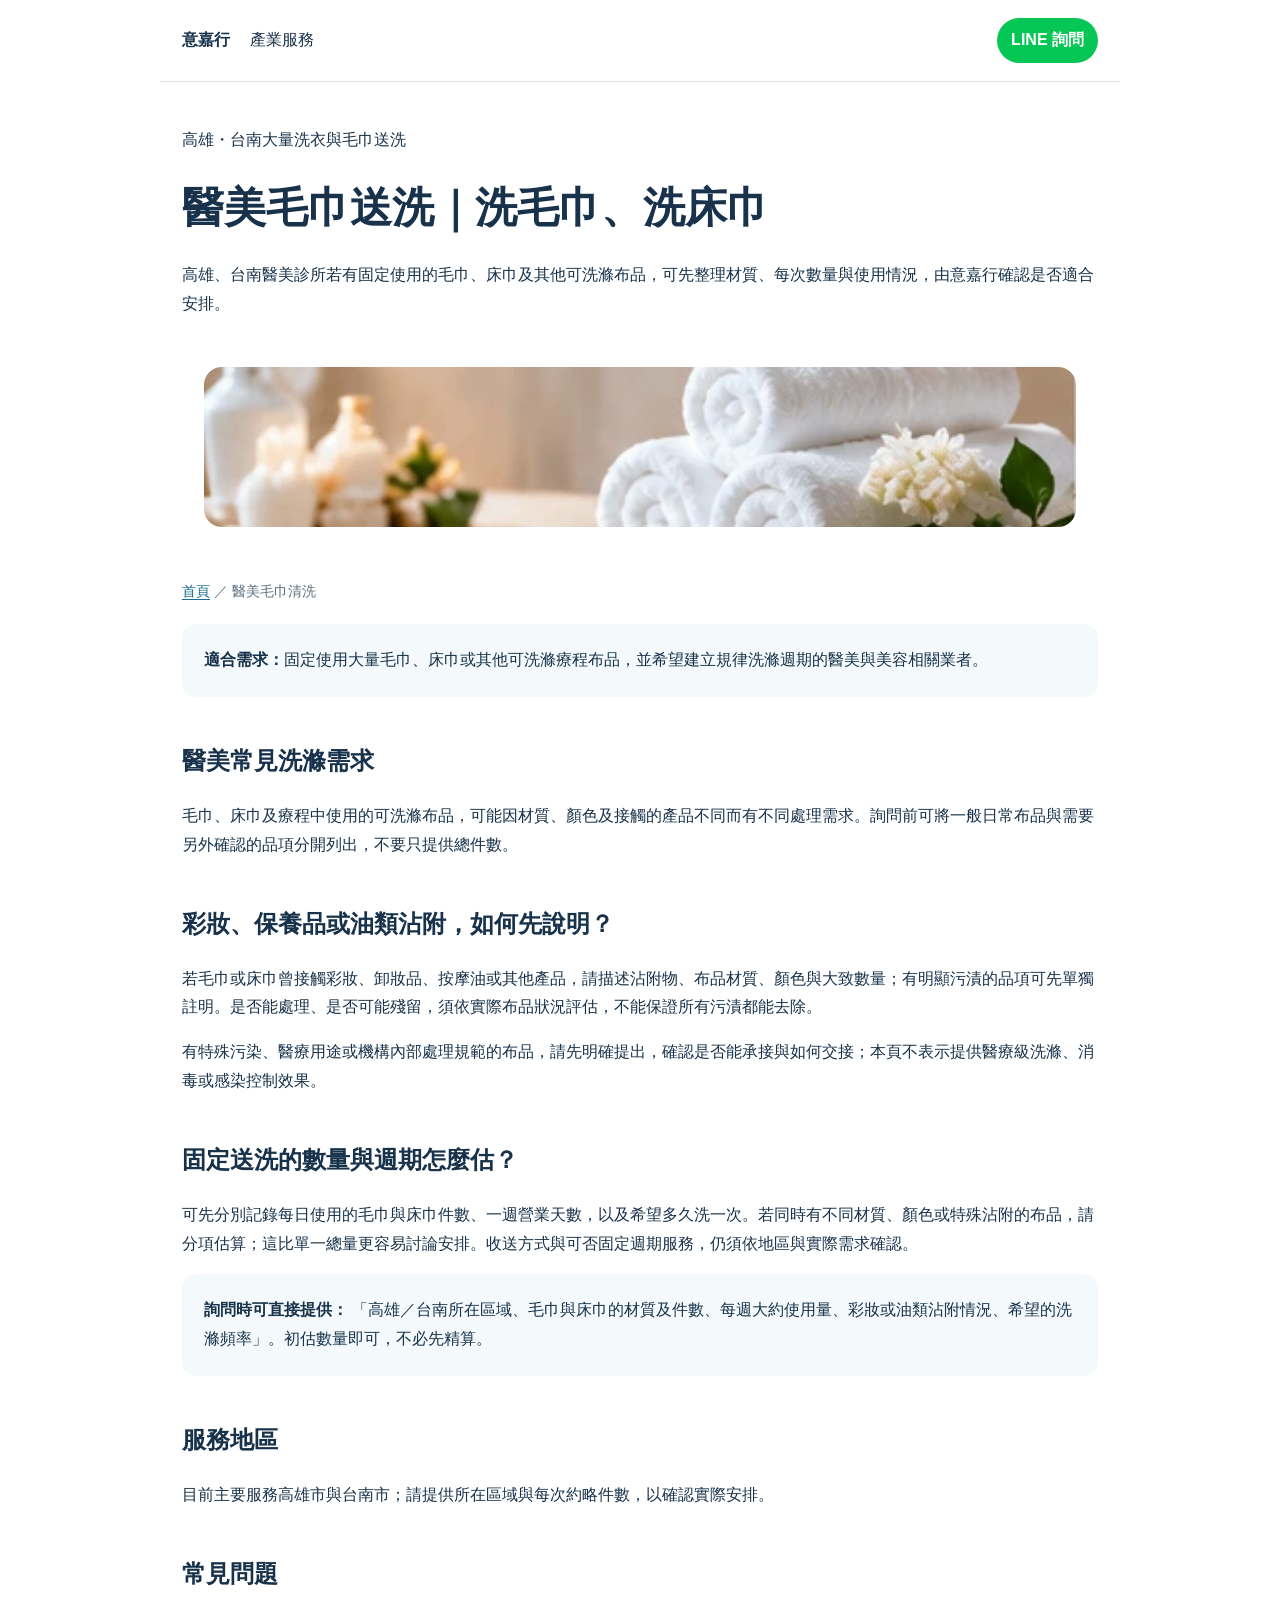
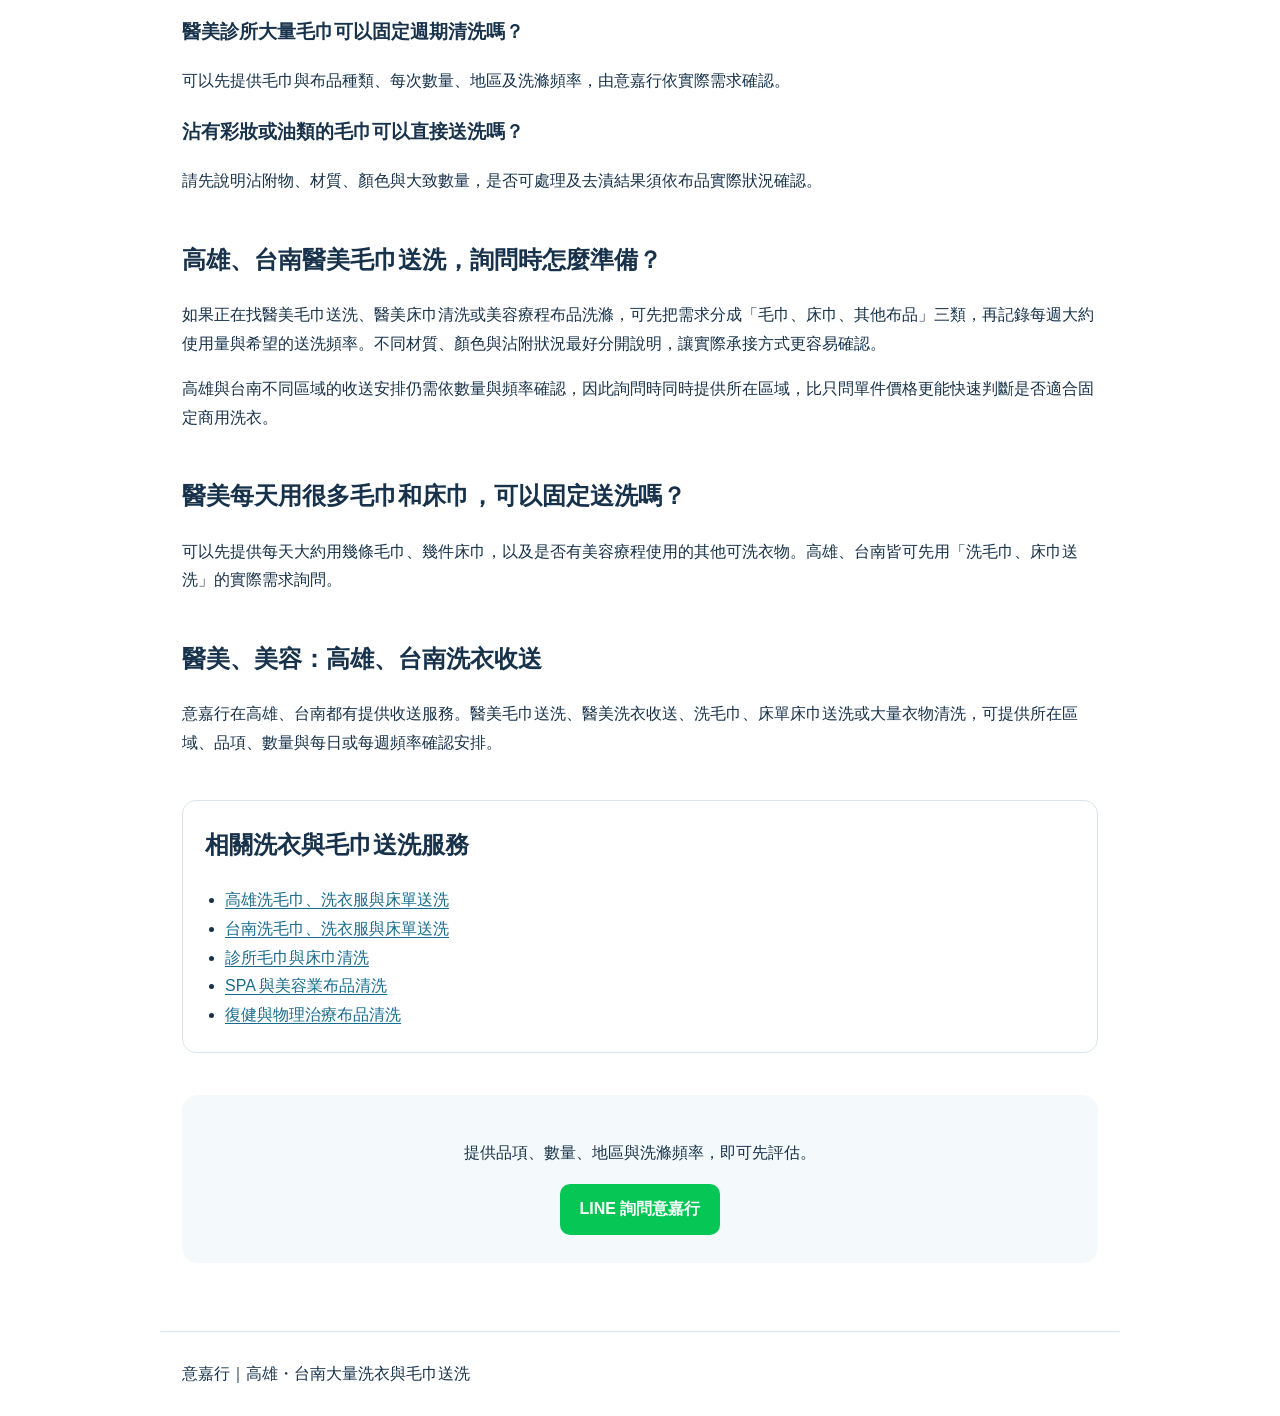
<file: aesthetic-laundry.html>
<!doctype html>
<html lang="zh-Hant">
  <head>
    <meta charset="utf-8" />
    <meta name="viewport" content="width=device-width,initial-scale=1" />
    <title>醫美毛巾送洗｜高雄台南洗毛巾、洗床巾｜意嘉行</title>
    <meta
      name="description"
      content="高雄醫美毛巾與床巾清洗怎麼詢問？先整理材質、每週使用量、彩妝或油類沾附情況與洗滌頻率。意嘉行服務高雄、台南，實際可承接品項須確認。"
    />
    <meta name="robots" content="index,follow" />
    <meta name="theme-color" content="#17324a" />
    <meta property="og:locale" content="zh_TW" />
    <meta property="og:type" content="website" />
    <meta property="og:site_name" content="意嘉行" />
    <meta property="og:title" content="高雄醫美毛巾清洗｜意嘉行" />
    <meta
      property="og:description"
      content="高雄、台南醫美診所毛巾、床巾與可洗滌布品的商用洗衣服務。"
    />
    <meta
      property="og:url"
      content="https://dsf430-stack.github.io/myfirstproject/aesthetic-laundry.html"
    />
    <meta
      property="og:image"
      content="https://dsf430-stack.github.io/myfirstproject/service-linens.webp"
    />
    <link
      rel="canonical"
      href="https://dsf430-stack.github.io/myfirstproject/aesthetic-laundry.html"
    />
    <link rel="icon" href="favicon.svg" type="image/svg+xml" />
    <style>
      body {
        margin: 0;
        font-family: Arial, "Noto Sans TC", sans-serif;
        color: #17324a;
        line-height: 1.8;
      }
      header,
      main,
      footer {
        max-width: 960px;
        margin: auto;
        padding: 28px 22px;
      }
      nav {
        padding: 18px 22px;
        border-bottom: 1px solid #dbe5ea;
      }
      nav a {
        color: #17324a;
        text-decoration: none;
        margin-right: 18px;
      }
      h1 {
        font-size: 42px;
        line-height: 1.2;
      }
      h2 {
        margin-top: 42px;
      }
      .box {
        background: #f4fafc;
        padding: 22px;
        border-radius: 14px;
      }
      footer {
        border-top: 1px solid #dbe5ea;
        margin-top: 40px;
      }
    </style>
    <link rel="stylesheet" href="service-pages.css" />
    <script type="application/ld+json">
      {
        "@context": "https://schema.org",
        "@graph": [
          {
            "@type": "Service",
            "@id": "https://dsf430-stack.github.io/myfirstproject/aesthetic-laundry.html#service",
            "url": "https://dsf430-stack.github.io/myfirstproject/aesthetic-laundry.html",
            "name": "醫美毛巾與布品清洗服務",
            "provider": {
              "@id": "https://dsf430-stack.github.io/myfirstproject/#business"
            },
            "areaServed": ["高雄市", "台南市"],
            "serviceType": [
              "醫美毛巾清洗",
              "床巾清洗",
              "療程布品清洗",
              "醫美洗衣收送"
            ]
          },
          {
            "@type": "WebPage",
            "@id": "https://dsf430-stack.github.io/myfirstproject/aesthetic-laundry.html#webpage",
            "url": "https://dsf430-stack.github.io/myfirstproject/aesthetic-laundry.html",
            "name": "醫美毛巾送洗｜高雄台南洗毛巾、洗床巾｜意嘉行",
            "isPartOf": {
              "@id": "https://dsf430-stack.github.io/myfirstproject/#website"
            },
            "about": {
              "@id": "https://dsf430-stack.github.io/myfirstproject/aesthetic-laundry.html#service"
            },
            "inLanguage": "zh-Hant"
          },
          {
            "@type": "BreadcrumbList",
            "itemListElement": [
              {
                "@type": "ListItem",
                "position": 1,
                "name": "意嘉行",
                "item": "https://dsf430-stack.github.io/myfirstproject/"
              },
              {
                "@type": "ListItem",
                "position": 2,
                "name": "醫美毛巾清洗",
                "item": "https://dsf430-stack.github.io/myfirstproject/aesthetic-laundry.html"
              }
            ]
          },
          {
            "@type": "FAQPage",
            "mainEntity": [
              {
                "@type": "Question",
                "name": "醫美診所大量毛巾可以固定週期清洗嗎？",
                "acceptedAnswer": {
                  "@type": "Answer",
                  "text": "可以先提供毛巾與布品種類、每次數量、地區及洗滌頻率，由意嘉行依實際需求確認。"
                }
              },
              {
                "@type": "Question",
                "name": "沾有彩妝或油類的毛巾可以直接送洗嗎？",
                "acceptedAnswer": {
                  "@type": "Answer",
                  "text": "請先說明沾附物、材質、顏色與大致數量，是否可處理及去漬結果須依布品實際狀況確認。"
                }
              }
            ]
          }
        ]
      }
    </script>
  </head>
  <body>
    <nav>
      <a href="./"><b>意嘉行</b></a
      ><a href="./#industries">產業服務</a
      ><a class="cta" href="./#contact">LINE 詢問</a>
    </nav>
    <header>
      <p>高雄・台南大量洗衣與毛巾送洗</p>
      <h1>醫美毛巾送洗｜洗毛巾、洗床巾</h1>
      <p>
        高雄、台南醫美診所若有固定使用的毛巾、床巾及其他可洗滌布品，可先整理材質、每次數量與使用情況，由意嘉行確認是否適合安排。
      </p>
    </header>
    <figure class="service-photo">
      <img src="service-linens.webp" width="451" height="160" alt="商用毛巾與床巾洗滌布品示意" loading="eager" decoding="async" />
    </figure>
    <main>
      <div class="breadcrumb"><a href="./">首頁</a> ／ 醫美毛巾清洗</div>
      <div class="box">
        <strong>適合需求：</strong
        >固定使用大量毛巾、床巾或其他可洗滌療程布品，並希望建立規律洗滌週期的醫美與美容相關業者。
      </div>
      <h2>醫美常見洗滌需求</h2>
      <p>
        毛巾、床巾及療程中使用的可洗滌布品，可能因材質、顏色及接觸的產品不同而有不同處理需求。詢問前可將一般日常布品與需要另外確認的品項分開列出，不要只提供總件數。
      </p>
      <h2>彩妝、保養品或油類沾附，如何先說明？</h2>
      <p>
        若毛巾或床巾曾接觸彩妝、卸妝品、按摩油或其他產品，請描述沾附物、布品材質、顏色與大致數量；有明顯污漬的品項可先單獨註明。是否能處理、是否可能殘留，須依實際布品狀況評估，不能保證所有污漬都能去除。
      </p>
      <p>
        有特殊污染、醫療用途或機構內部處理規範的布品，請先明確提出，確認是否能承接與如何交接；本頁不表示提供醫療級洗滌、消毒或感染控制效果。
      </p>
      <h2>固定送洗的數量與週期怎麼估？</h2>
      <p>
        可先分別記錄每日使用的毛巾與床巾件數、一週營業天數，以及希望多久洗一次。若同時有不同材質、顏色或特殊沾附的布品，請分項估算；這比單一總量更容易討論安排。收送方式與可否固定週期服務，仍須依地區與實際需求確認。
      </p>
      <div class="box">
        <strong>詢問時可直接提供：</strong>
        「高雄／台南所在區域、毛巾與床巾的材質及件數、每週大約使用量、彩妝或油類沾附情況、希望的洗滌頻率」。初估數量即可，不必先精算。
      </div>
      <h2>服務地區</h2>
      <p>目前主要服務高雄市與台南市；請提供所在區域與每次約略件數，以確認實際安排。</p>
      <h2>常見問題</h2>
      <h3>醫美診所大量毛巾可以固定週期清洗嗎？</h3>
      <p>
        可以先提供毛巾與布品種類、每次數量、地區及洗滌頻率，由意嘉行依實際需求確認。
      </p>
      <h3>沾有彩妝或油類的毛巾可以直接送洗嗎？</h3>
      <p>
        請先說明沾附物、材質、顏色與大致數量，是否可處理及去漬結果須依布品實際狀況確認。
      </p>
      <section class="intent-guide">
        <h2>高雄、台南醫美毛巾送洗，詢問時怎麼準備？</h2>
        <p>如果正在找醫美毛巾送洗、醫美床巾清洗或美容療程布品洗滌，可先把需求分成「毛巾、床巾、其他布品」三類，再記錄每週大約使用量與希望的送洗頻率。不同材質、顏色與沾附狀況最好分開說明，讓實際承接方式更容易確認。</p>
        <p>高雄與台南不同區域的收送安排仍需依數量與頻率確認，因此詢問時同時提供所在區域，比只問單件價格更能快速判斷是否適合固定商用洗衣。</p>
      </section>
      <section class="intent-guide"><h2>醫美每天用很多毛巾和床巾，可以固定送洗嗎？</h2><p>可以先提供每天大約用幾條毛巾、幾件床巾，以及是否有美容療程使用的其他可洗衣物。高雄、台南皆可先用「洗毛巾、床巾送洗」的實際需求詢問。</p></section>
      <section class="intent-guide"><h2>醫美、美容：高雄、台南洗衣收送</h2><p>意嘉行在高雄、台南都有提供收送服務。醫美毛巾送洗、醫美洗衣收送、洗毛巾、床單床巾送洗或大量衣物清洗，可提供所在區域、品項、數量與每日或每週頻率確認安排。</p></section><section class="related">
        <h2>相關洗衣與毛巾送洗服務</h2>
        <ul>
          <li><a href="kaohsiung-commercial-laundry.html">高雄洗毛巾、洗衣服與床單送洗</a></li>
          <li><a href="tainan-commercial-laundry.html">台南洗毛巾、洗衣服與床單送洗</a></li>
          <li><a href="clinic-laundry.html">診所毛巾與床巾清洗</a></li>
          <li><a href="salon-spa-laundry.html">SPA 與美容業布品清洗</a></li>
          <li><a href="rehab-laundry.html">復健與物理治療布品清洗</a></li>
        </ul>
      </section>
      <div class="contact-cta">
        <p>提供品項、數量、地區與洗滌頻率，即可先評估。</p>
        <a href="https://line.me/ti/p/~gov1977" target="_blank" rel="noopener"
          >LINE 詢問意嘉行</a
        >
      </div>
    </main>
    <footer>意嘉行｜高雄・台南大量洗衣與毛巾送洗</footer>
  </body>
</html>
</file>
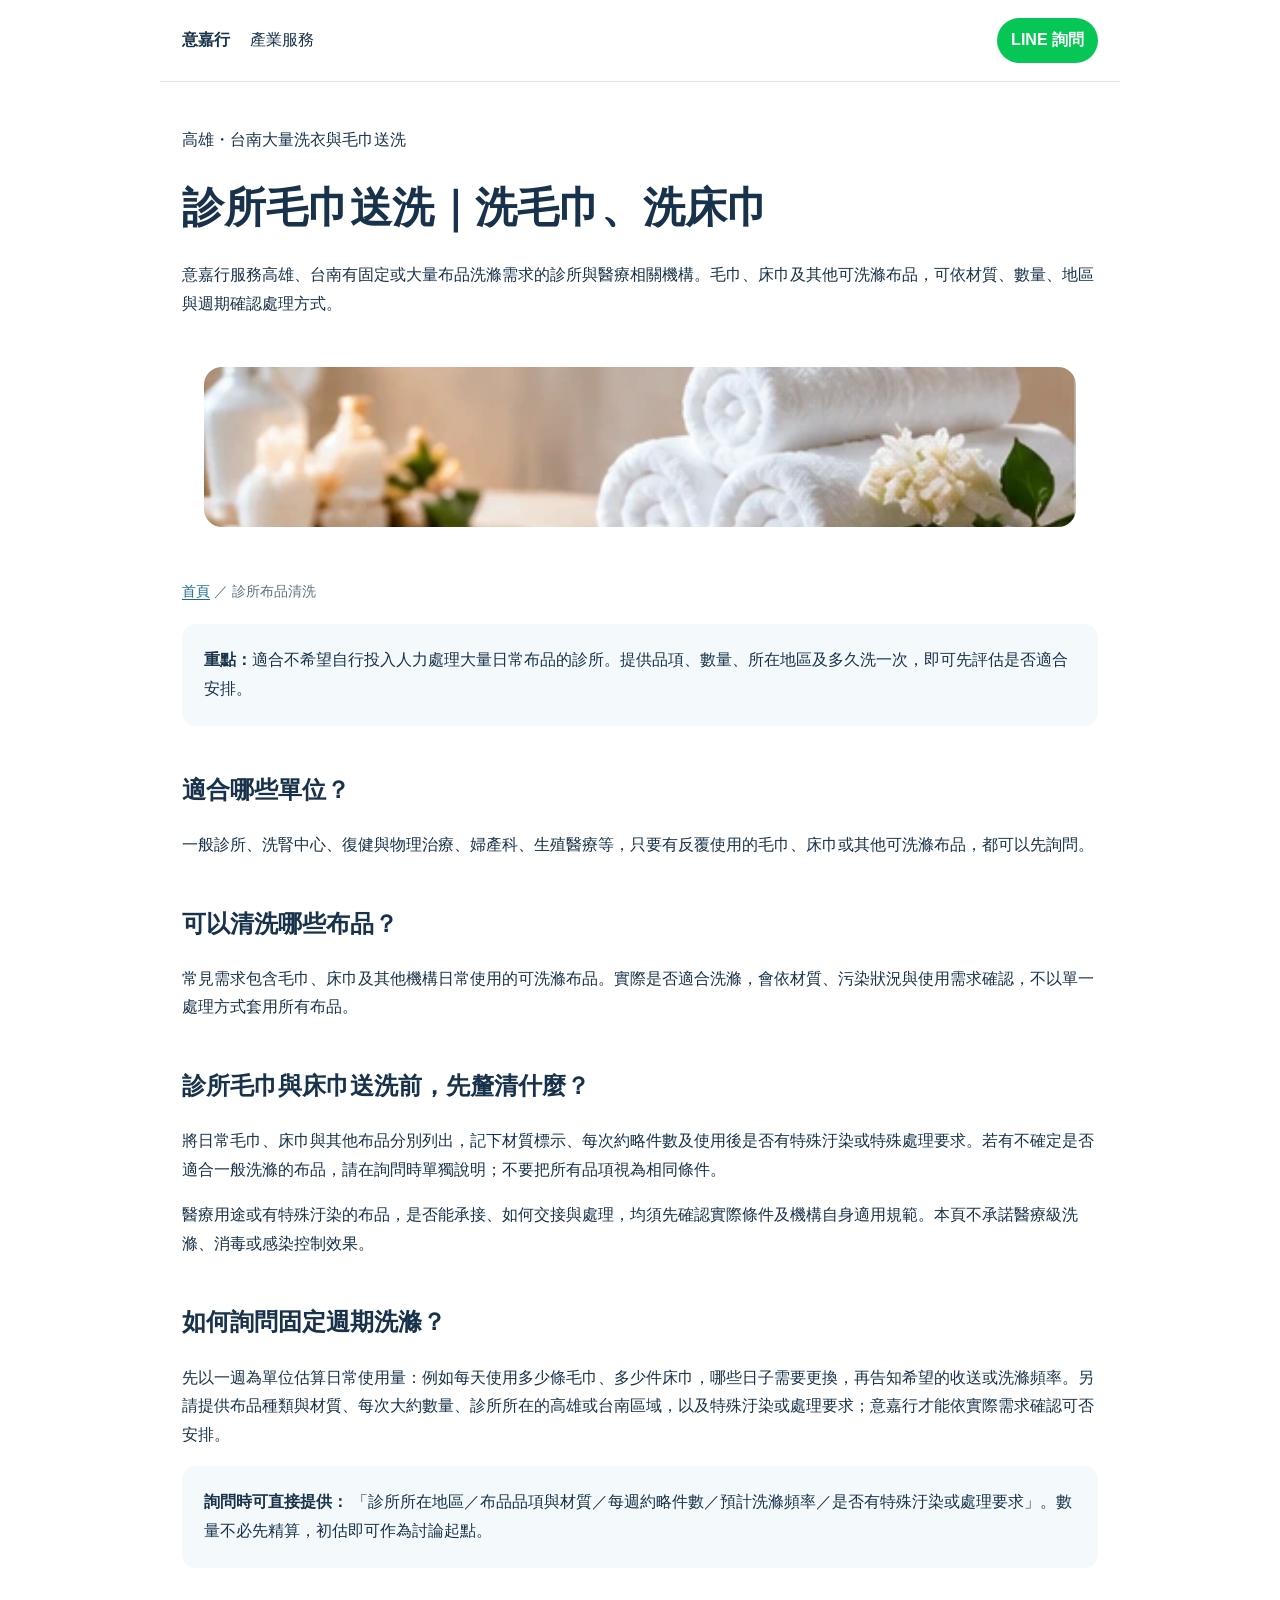
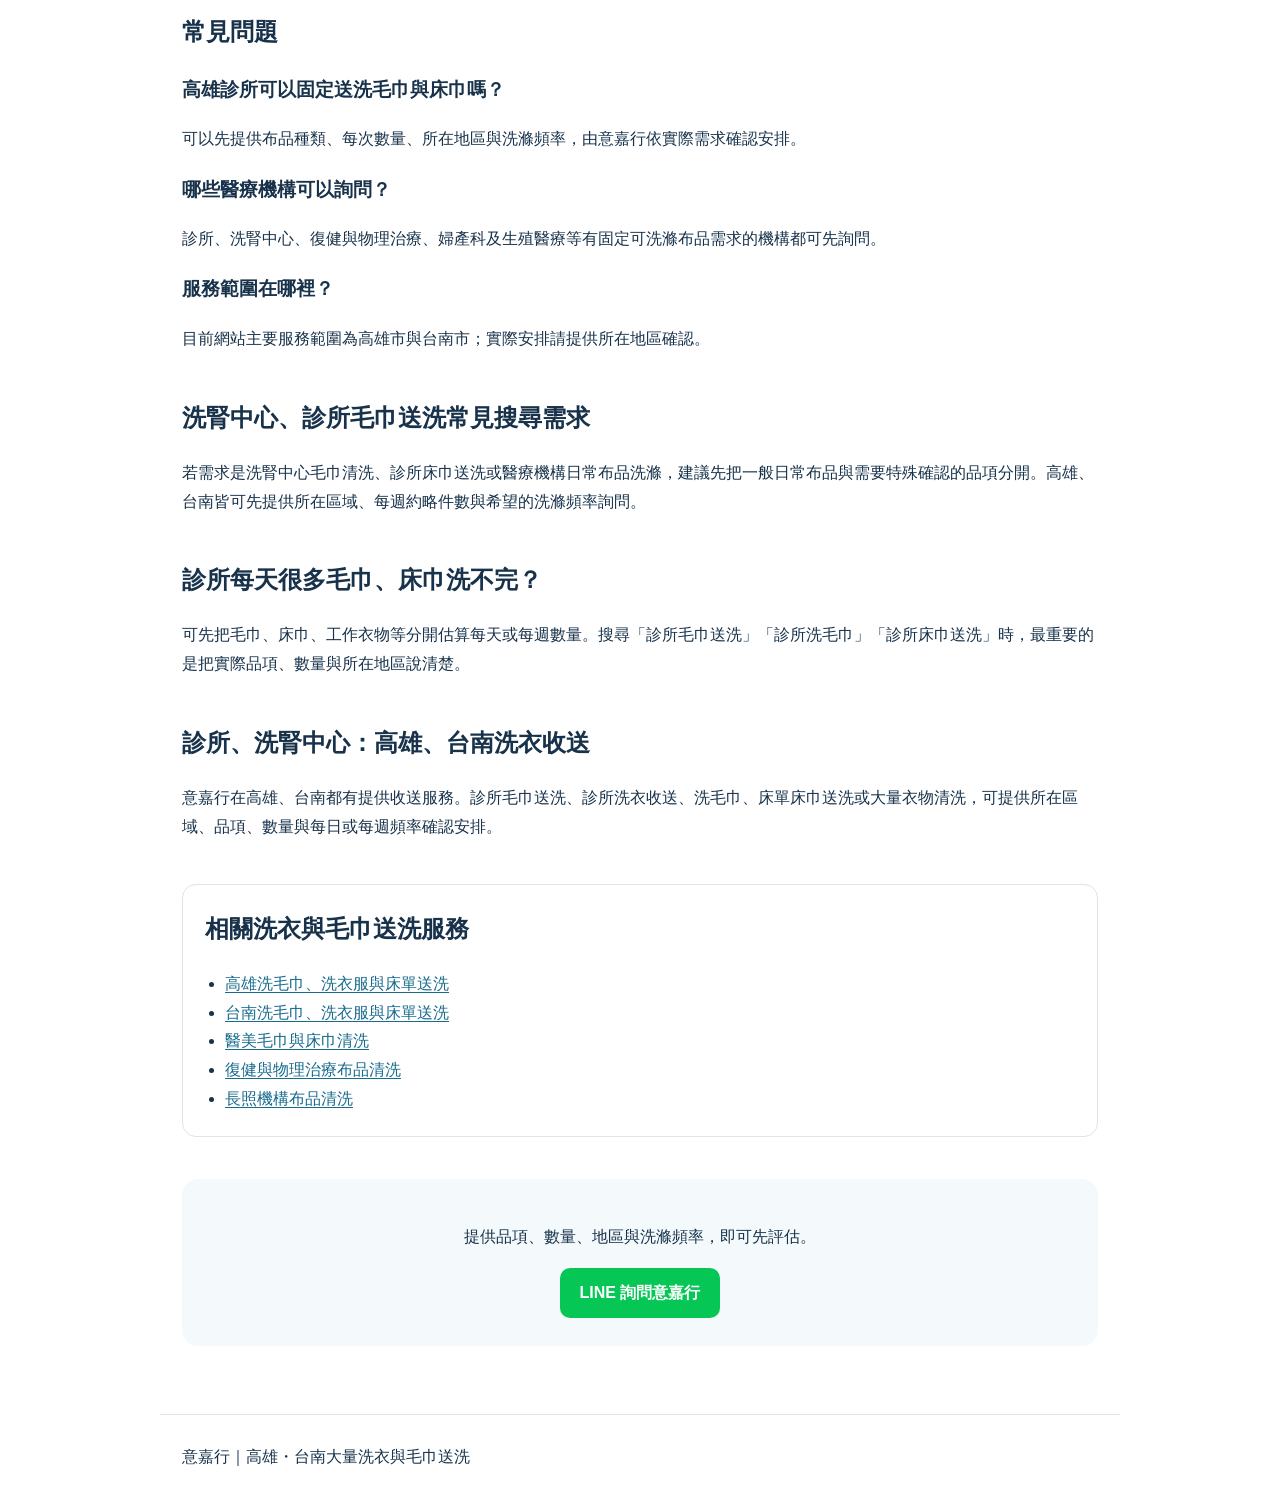
<file: clinic-laundry.html>
<!doctype html>
<html lang="zh-Hant">
  <head>
    <meta charset="utf-8" />
    <meta name="viewport" content="width=device-width,initial-scale=1" />
    <title>高雄診所毛巾送洗｜洗毛巾、床巾｜意嘉行</title>
    <meta
      name="description"
      content="高雄診所毛巾、床巾洗不完？意嘉行提供固定、大量毛巾與床巾送洗服務。先提供品項、數量、材質與多久洗一次；高雄、台南皆可詢問。"
    />
    <meta name="robots" content="index,follow" />
    <meta name="theme-color" content="#17324a" />
    <meta property="og:locale" content="zh_TW" />
    <meta property="og:type" content="website" />
    <meta property="og:site_name" content="意嘉行" />
    <meta property="og:title" content="高雄診所布品清洗｜意嘉行" />
    <meta
      property="og:description"
      content="高雄、台南診所、洗腎中心等機構毛巾、床巾與可洗滌布品清洗。"
    />
    <meta
      property="og:url"
      content="https://dsf430-stack.github.io/myfirstproject/clinic-laundry.html"
    />
    <meta
      property="og:image"
      content="https://dsf430-stack.github.io/myfirstproject/service-linens.webp"
    />
    <link
      rel="canonical"
      href="https://dsf430-stack.github.io/myfirstproject/clinic-laundry.html"
    />
    <link rel="icon" href="favicon.svg" type="image/svg+xml" />
    <style>
      body {
        margin: 0;
        font-family: Arial, "Noto Sans TC", sans-serif;
        color: #17324a;
        line-height: 1.8;
      }
      header,
      main,
      footer {
        max-width: 960px;
        margin: auto;
        padding: 28px 22px;
      }
      nav {
        padding: 18px 22px;
        border-bottom: 1px solid #dbe5ea;
      }
      nav a {
        color: #17324a;
        text-decoration: none;
        margin-right: 18px;
      }
      h1 {
        font-size: 42px;
        line-height: 1.2;
      }
      h2 {
        margin-top: 42px;
      }
      .box {
        background: #f4fafc;
        padding: 22px;
        border-radius: 14px;
      }
      footer {
        border-top: 1px solid #dbe5ea;
        margin-top: 40px;
      }
    </style>
    <link rel="stylesheet" href="service-pages.css" />
    <script type="application/ld+json">
      {
        "@context": "https://schema.org",
        "@graph": [
          {
            "@type": "Service",
            "@id": "https://dsf430-stack.github.io/myfirstproject/clinic-laundry.html#service",
            "url": "https://dsf430-stack.github.io/myfirstproject/clinic-laundry.html",
            "name": "診所布品清洗服務",
            "provider": {
              "@id": "https://dsf430-stack.github.io/myfirstproject/#business"
            },
            "areaServed": ["高雄市", "台南市"],
            "serviceType": ["診所布品清洗", "毛巾清洗", "床巾清洗", "診所洗衣收送"]
          },
          {
            "@type": "WebPage",
            "@id": "https://dsf430-stack.github.io/myfirstproject/clinic-laundry.html#webpage",
            "url": "https://dsf430-stack.github.io/myfirstproject/clinic-laundry.html",
            "name": "高雄診所毛巾送洗｜洗毛巾、床巾｜意嘉行",
            "isPartOf": {
              "@id": "https://dsf430-stack.github.io/myfirstproject/#website"
            },
            "about": {
              "@id": "https://dsf430-stack.github.io/myfirstproject/clinic-laundry.html#service"
            },
            "inLanguage": "zh-Hant"
          },
          {
            "@type": "BreadcrumbList",
            "itemListElement": [
              {
                "@type": "ListItem",
                "position": 1,
                "name": "意嘉行",
                "item": "https://dsf430-stack.github.io/myfirstproject/"
              },
              {
                "@type": "ListItem",
                "position": 2,
                "name": "診所布品清洗",
                "item": "https://dsf430-stack.github.io/myfirstproject/clinic-laundry.html"
              }
            ]
          },
          {
            "@type": "FAQPage",
            "mainEntity": [
              {
                "@type": "Question",
                "name": "高雄診所可以固定送洗毛巾與床巾嗎？",
                "acceptedAnswer": {
                  "@type": "Answer",
                  "text": "可以先提供布品種類、每次數量、所在地區與洗滌頻率，由意嘉行依實際需求確認安排。"
                }
              },
              {
                "@type": "Question",
                "name": "哪些醫療機構可以詢問？",
                "acceptedAnswer": {
                  "@type": "Answer",
                  "text": "診所、洗腎中心、復健與物理治療、婦產科及生殖醫療等有固定可洗滌布品需求的機構都可先詢問。"
                }
              }
            ]
          }
        ]
      }
    </script>
  </head>
  <body>
    <nav>
      <a href="./"><b>意嘉行</b></a
      ><a href="./#industries">產業服務</a
      ><a class="cta" href="./#contact">LINE 詢問</a>
    </nav>
    <header>
      <p>高雄・台南大量洗衣與毛巾送洗</p>
      <h1>診所毛巾送洗｜洗毛巾、洗床巾</h1>
      <p>
        意嘉行服務高雄、台南有固定或大量布品洗滌需求的診所與醫療相關機構。毛巾、床巾及其他可洗滌布品，可依材質、數量、地區與週期確認處理方式。
      </p>
    </header>
    <figure class="service-photo">
      <img src="service-linens.webp" width="451" height="160" alt="毛巾與床巾等可洗滌布品示意" loading="eager" decoding="async" />
    </figure>
    <main>
      <div class="breadcrumb"><a href="./">首頁</a> ／ 診所布品清洗</div>
      <div class="box">
        <strong>重點：</strong
        >適合不希望自行投入人力處理大量日常布品的診所。提供品項、數量、所在地區及多久洗一次，即可先評估是否適合安排。
      </div>
      <h2>適合哪些單位？</h2>
      <p>
        一般診所、洗腎中心、復健與物理治療、婦產科、生殖醫療等，只要有反覆使用的毛巾、床巾或其他可洗滌布品，都可以先詢問。
      </p>
      <h2>可以清洗哪些布品？</h2>
      <p>
        常見需求包含毛巾、床巾及其他機構日常使用的可洗滌布品。實際是否適合洗滌，會依材質、污染狀況與使用需求確認，不以單一處理方式套用所有布品。
      </p>
      <h2>診所毛巾與床巾送洗前，先釐清什麼？</h2>
      <p>
        將日常毛巾、床巾與其他布品分別列出，記下材質標示、每次約略件數及使用後是否有特殊汙染或特殊處理要求。若有不確定是否適合一般洗滌的布品，請在詢問時單獨說明；不要把所有品項視為相同條件。
      </p>
      <p>
        醫療用途或有特殊汙染的布品，是否能承接、如何交接與處理，均須先確認實際條件及機構自身適用規範。本頁不承諾醫療級洗滌、消毒或感染控制效果。
      </p>
      <h2>如何詢問固定週期洗滌？</h2>
      <p>
        先以一週為單位估算日常使用量：例如每天使用多少條毛巾、多少件床巾，哪些日子需要更換，再告知希望的收送或洗滌頻率。另請提供布品種類與材質、每次大約數量、診所所在的高雄或台南區域，以及特殊汙染或處理要求；意嘉行才能依實際需求確認可否安排。
      </p>
      <div class="box">
        <strong>詢問時可直接提供：</strong>
        「診所所在地區／布品品項與材質／每週約略件數／預計洗滌頻率／是否有特殊汙染或處理要求」。數量不必先精算，初估即可作為討論起點。
      </div>
      <h2>常見問題</h2>
      <h3>高雄診所可以固定送洗毛巾與床巾嗎？</h3>
      <p>
        可以先提供布品種類、每次數量、所在地區與洗滌頻率，由意嘉行依實際需求確認安排。
      </p>
      <h3>哪些醫療機構可以詢問？</h3>
      <p>
        診所、洗腎中心、復健與物理治療、婦產科及生殖醫療等有固定可洗滌布品需求的機構都可先詢問。
      </p>
      <h3>服務範圍在哪裡？</h3>
      <p>目前網站主要服務範圍為高雄市與台南市；實際安排請提供所在地區確認。</p>
      <section class="intent-guide">
        <h2>洗腎中心、診所毛巾送洗常見搜尋需求</h2>
        <p>若需求是洗腎中心毛巾清洗、診所床巾送洗或醫療機構日常布品洗滌，建議先把一般日常布品與需要特殊確認的品項分開。高雄、台南皆可先提供所在區域、每週約略件數與希望的洗滌頻率詢問。</p>
      </section>
      <section class="intent-guide"><h2>診所每天很多毛巾、床巾洗不完？</h2><p>可先把毛巾、床巾、工作衣物等分開估算每天或每週數量。搜尋「診所毛巾送洗」「診所洗毛巾」「診所床巾送洗」時，最重要的是把實際品項、數量與所在地區說清楚。</p></section>
      <section class="intent-guide"><h2>診所、洗腎中心：高雄、台南洗衣收送</h2><p>意嘉行在高雄、台南都有提供收送服務。診所毛巾送洗、診所洗衣收送、洗毛巾、床單床巾送洗或大量衣物清洗，可提供所在區域、品項、數量與每日或每週頻率確認安排。</p></section><section class="related">
        <h2>相關洗衣與毛巾送洗服務</h2>
        <ul>
          <li><a href="kaohsiung-commercial-laundry.html">高雄洗毛巾、洗衣服與床單送洗</a></li>
          <li><a href="tainan-commercial-laundry.html">台南洗毛巾、洗衣服與床單送洗</a></li>
          <li><a href="aesthetic-laundry.html">醫美毛巾與床巾清洗</a></li>
          <li><a href="rehab-laundry.html">復健與物理治療布品清洗</a></li>
          <li><a href="longterm-care-laundry.html">長照機構布品清洗</a></li>
        </ul>
      </section>
      <div class="contact-cta">
        <p>提供品項、數量、地區與洗滌頻率，即可先評估。</p>
        <a href="https://line.me/ti/p/~gov1977" target="_blank" rel="noopener"
          >LINE 詢問意嘉行</a
        >
      </div>
    </main>
    <footer>意嘉行｜高雄・台南大量洗衣與毛巾送洗</footer>
  </body>
</html>
</file>
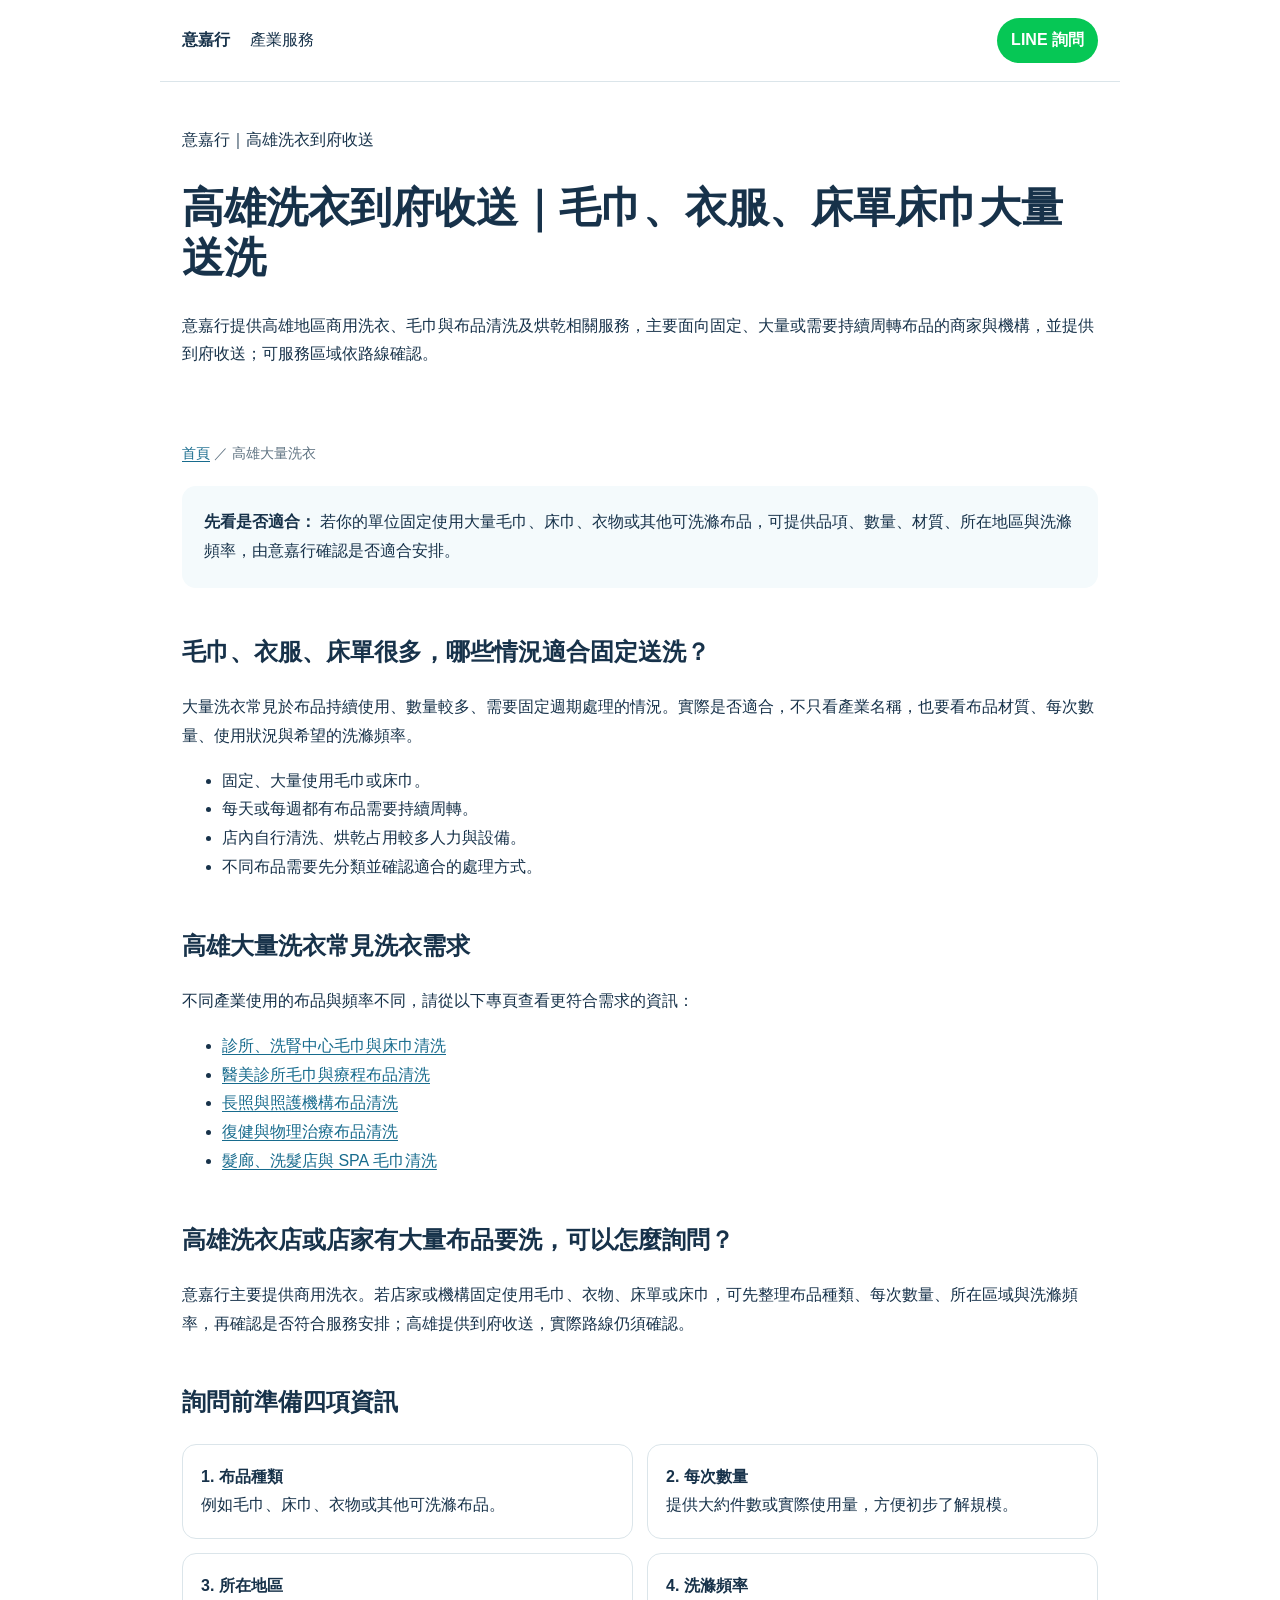
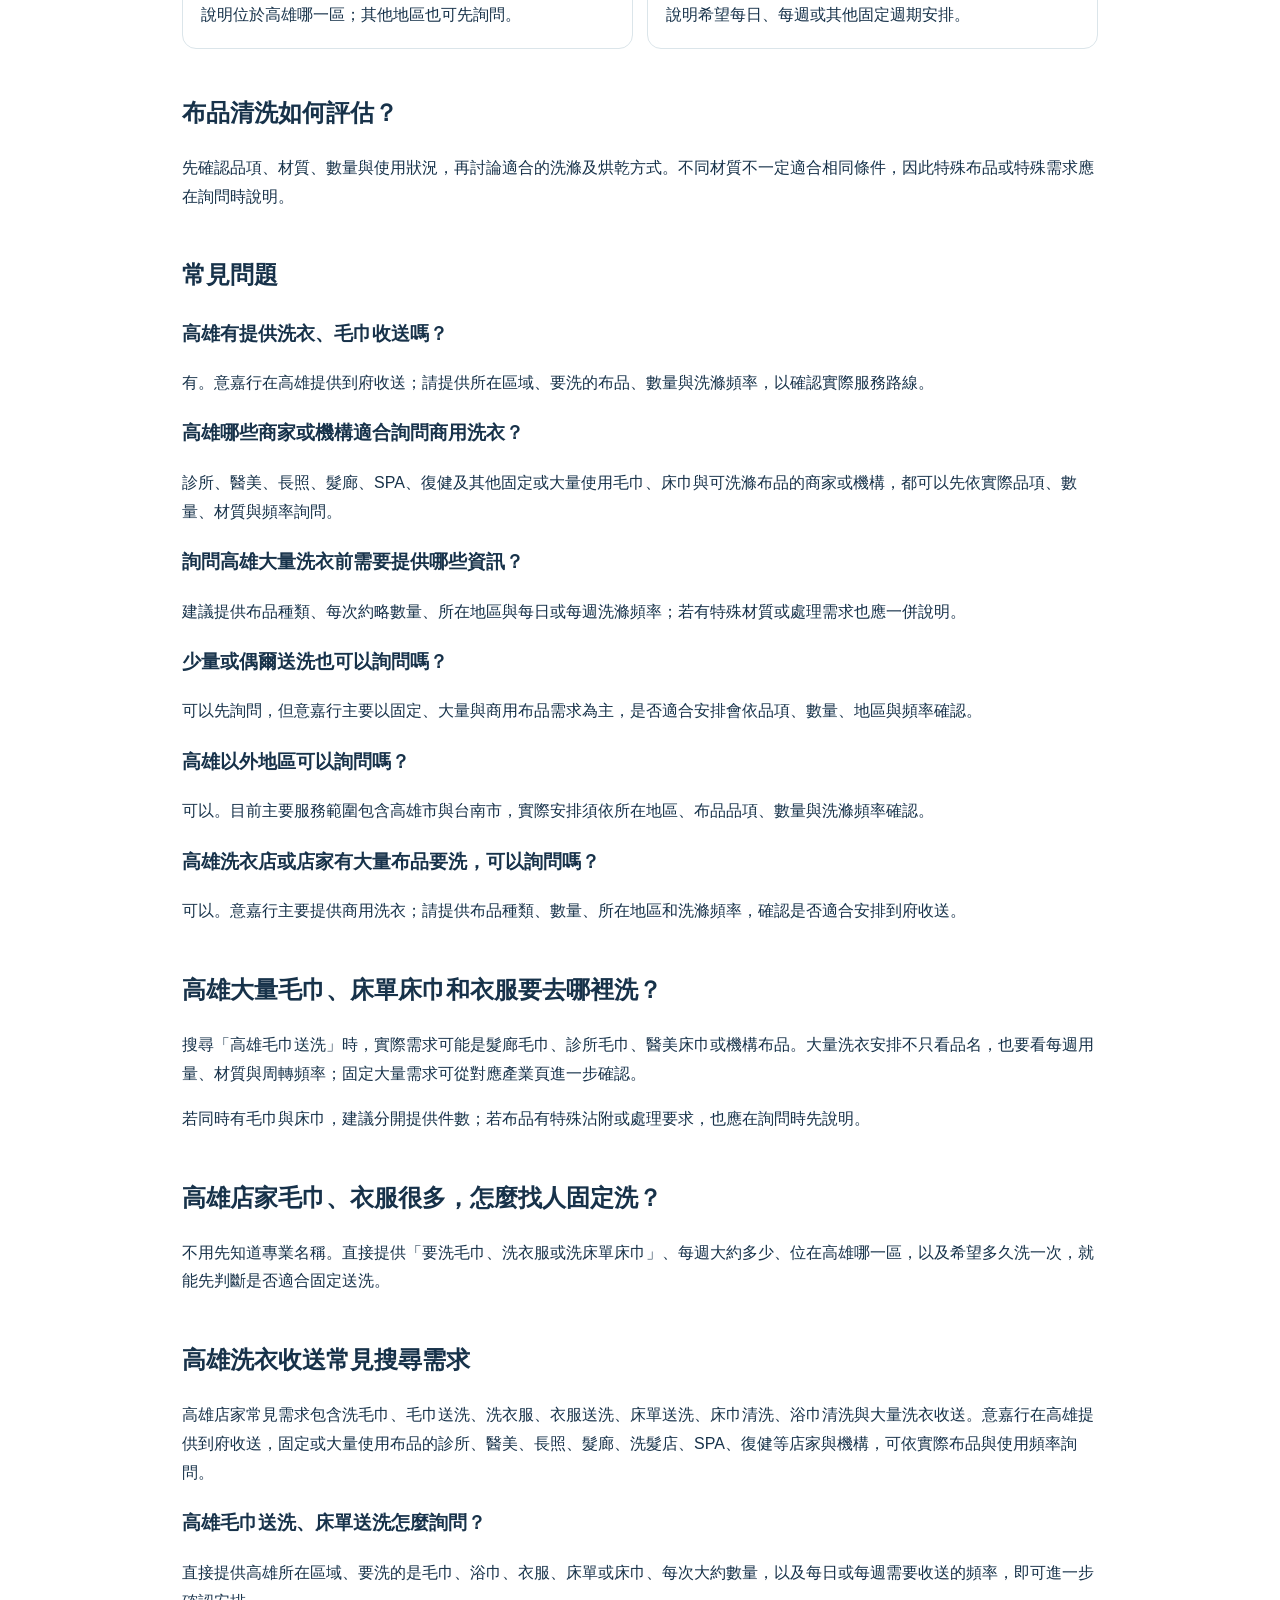
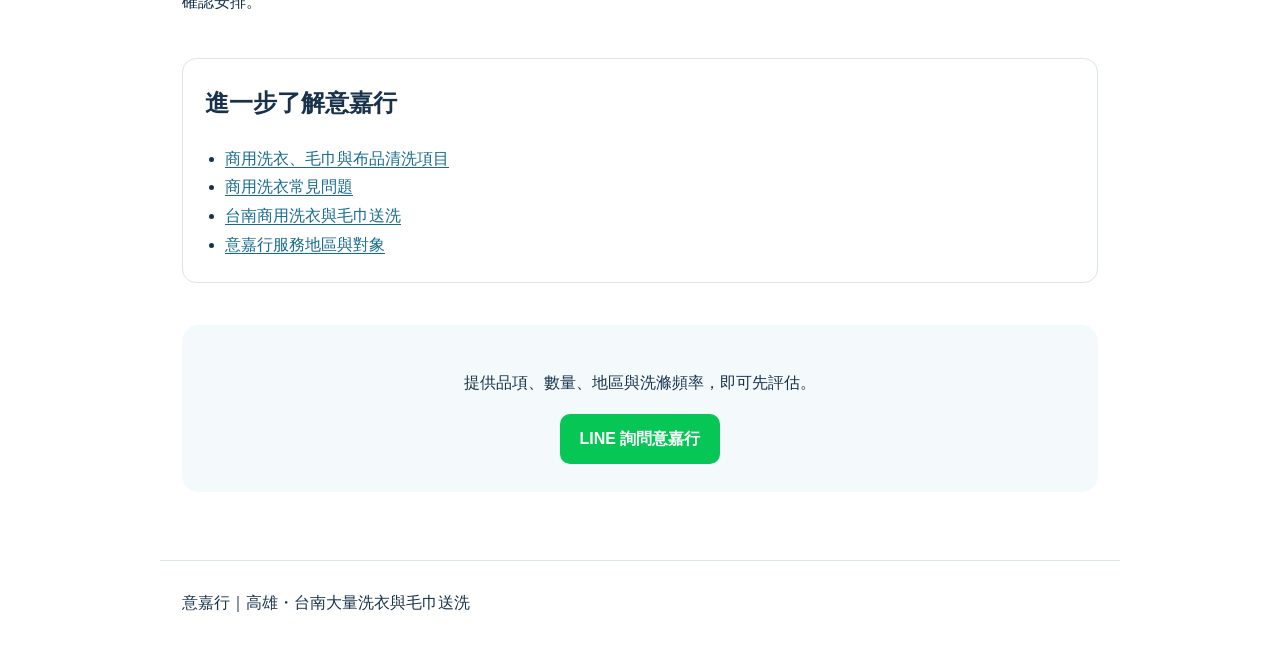
<file: kaohsiung-commercial-laundry.html>
<!doctype html>
<html lang="zh-Hant">
  <head>
    <meta charset="utf-8" />
    <meta name="viewport" content="width=device-width,initial-scale=1" />
    <title>高雄洗衣到府收送｜毛巾、衣服、床單大量送洗｜意嘉行</title>
    <meta name="description" content="高雄店家或機構要洗毛巾、洗衣服、洗床單床巾，意嘉行提供到府收送服務。實際區域依路線、品項與數量確認。" />
    <meta name="robots" content="index,follow,max-image-preview:large,max-snippet:-1" />
    <meta name="theme-color" content="#17324a" />
    <meta property="og:locale" content="zh_TW" />
    <meta property="og:type" content="website" />
    <meta property="og:site_name" content="意嘉行" />
    <meta property="og:title" content="高雄洗衣到府收送｜毛巾、衣服、床單大量送洗｜意嘉行" />
    <meta property="og:description" content="高雄固定、大量毛巾與布品洗滌需求，可先依品項、數量、材質與頻率評估。" />
    <meta property="og:url" content="https://dsf430-stack.github.io/myfirstproject/kaohsiung-commercial-laundry.html" />
    <meta property="og:image" content="https://dsf430-stack.github.io/myfirstproject/service-laundry.webp" />
    <link rel="canonical" href="https://dsf430-stack.github.io/myfirstproject/kaohsiung-commercial-laundry.html" />
    <link rel="icon" href="favicon.svg" type="image/svg+xml" />
    <style>
      body{margin:0;font-family:Arial,"Noto Sans TC",sans-serif;color:#17324a;line-height:1.8}
      header,main,footer{max-width:960px;margin:auto;padding:28px 22px}
      nav{padding:18px 22px;border-bottom:1px solid #dbe5ea}
      nav a{color:#17324a;text-decoration:none;margin-right:18px}
      h1{font-size:42px;line-height:1.2}
      h2{margin-top:42px}
      .box{background:#f4fafc;padding:22px;border-radius:14px}
      .steps{display:grid;grid-template-columns:repeat(2,1fr);gap:14px;padding:0;list-style:none}
      .steps li{border:1px solid #dbe5ea;border-radius:14px;padding:18px}
      footer{border-top:1px solid #dbe5ea;margin-top:40px}
      @media(max-width:600px){.steps{grid-template-columns:1fr}}
    </style>
    <link rel="stylesheet" href="service-pages.css" />
    <script type="application/ld+json">
      {
        "@context":"https://schema.org",
        "@graph":[
          {
            "@type":"Service",
            "@id":"https://dsf430-stack.github.io/myfirstproject/kaohsiung-commercial-laundry.html#service",
            "url":"https://dsf430-stack.github.io/myfirstproject/kaohsiung-commercial-laundry.html",
            "name":"高雄大量洗衣與布品清洗服務",
            "description":"提供高雄地區固定或大量毛巾、衣物、床單床巾清洗、烘乾與到府收送；實際可服務區域依路線確認。",
            "provider":{"@id":"https://dsf430-stack.github.io/myfirstproject/#business"},
            "areaServed":{"@type":"City","name":"高雄市"},
            "serviceType":["高雄洗毛巾","高雄到府收送洗衣","高雄毛巾送洗","床單床巾送洗","大量洗衣"]
          },
          {
            "@type":"WebPage",
            "@id":"https://dsf430-stack.github.io/myfirstproject/kaohsiung-commercial-laundry.html#webpage",
            "url":"https://dsf430-stack.github.io/myfirstproject/kaohsiung-commercial-laundry.html",
            "name":"高雄洗衣到府收送｜毛巾、衣服、床單大量送洗｜意嘉行",
            "isPartOf":{"@id":"https://dsf430-stack.github.io/myfirstproject/#website"},
            "about":{"@id":"https://dsf430-stack.github.io/myfirstproject/kaohsiung-commercial-laundry.html#service"},
            "inLanguage":"zh-Hant"
          },
          {
            "@type":"BreadcrumbList",
            "itemListElement":[
              {"@type":"ListItem","position":1,"name":"意嘉行","item":"https://dsf430-stack.github.io/myfirstproject/"},
              {"@type":"ListItem","position":2,"name":"高雄大量洗衣","item":"https://dsf430-stack.github.io/myfirstproject/kaohsiung-commercial-laundry.html"}
            ]
          },
          {
            "@type":"FAQPage",
            "mainEntity":[
              {
                "@type":"Question",
                "name":"高雄哪些商家或機構適合詢問商用洗衣？",
                "acceptedAnswer":{"@type":"Answer","text":"診所、醫美、長照、髮廊、SPA、復健及其他固定或大量使用毛巾、床巾與可洗滌布品的商家或機構，都可以先依實際品項、數量、材質與頻率詢問。"}
              },
              {
                "@type":"Question",
                "name":"詢問高雄大量洗衣前需要提供哪些資訊？",
                "acceptedAnswer":{"@type":"Answer","text":"建議提供布品種類、每次約略數量、所在地區與每日或每週洗滌頻率；若有特殊材質或處理需求也應一併說明。"}
              },
              {
                "@type":"Question",
                "name":"少量或偶爾送洗也可以詢問嗎？",
                "acceptedAnswer":{"@type":"Answer","text":"可以先詢問，但意嘉行主要以固定、大量與商用布品需求為主，是否適合安排會依品項、數量、地區與頻率確認。"}
              },
              {
                "@type":"Question",
                "name":"高雄以外地區可以詢問嗎？",
                "acceptedAnswer":{"@type":"Answer","text":"可以。目前主要服務範圍包含高雄市與台南市，實際安排須依所在地區、布品品項、數量與洗滌頻率確認。"}
              },
              {
                "@type":"Question",
                "name":"高雄有提供到府收送嗎？",
                "acceptedAnswer":{"@type":"Answer","text":"有。意嘉行在高雄提供到府收送；請提供所在區域、布品種類、數量與洗滌頻率，以確認實際服務路線。"}
              },
              {
                "@type":"Question",
                "name":"高雄洗衣店或店家有大量布品要洗，可以詢問嗎？",
                "acceptedAnswer":{"@type":"Answer","text":"可以。意嘉行主要提供商用洗衣，固定或大量使用毛巾、衣物、床單床巾的店家或機構，可提供布品種類、數量、所在地區和洗滌頻率，確認是否適合安排到府收送。"}
              }
            ]
          }
        ]
      }
    </script>
  </head>
  <body>
    <nav>
      <a href="./"><b>意嘉行</b></a>
      <a href="./#industries">產業服務</a>
      <a class="cta" href="./#contact">LINE 詢問</a>
    </nav>
    <header>
      <p>意嘉行｜高雄洗衣到府收送</p>
      <h1>高雄洗衣到府收送｜毛巾、衣服、床單床巾大量送洗</h1>
      <p>意嘉行提供高雄地區商用洗衣、毛巾與布品清洗及烘乾相關服務，主要面向固定、大量或需要持續周轉布品的商家與機構，並提供到府收送；可服務區域依路線確認。</p>
    </header>
    <main>
      <div class="breadcrumb"><a href="./">首頁</a> ／ 高雄大量洗衣</div>
      <div class="box">
        <strong>先看是否適合：</strong>
        若你的單位固定使用大量毛巾、床巾、衣物或其他可洗滌布品，可提供品項、數量、材質、所在地區與洗滌頻率，由意嘉行確認是否適合安排。
      </div>

      <h2>毛巾、衣服、床單很多，哪些情況適合固定送洗？</h2>
      <p>大量洗衣常見於布品持續使用、數量較多、需要固定週期處理的情況。實際是否適合，不只看產業名稱，也要看布品材質、每次數量、使用狀況與希望的洗滌頻率。</p>
      <ul>
        <li>固定、大量使用毛巾或床巾。</li>
        <li>每天或每週都有布品需要持續周轉。</li>
        <li>店內自行清洗、烘乾占用較多人力與設備。</li>
        <li>不同布品需要先分類並確認適合的處理方式。</li>
      </ul>

      <h2>高雄大量洗衣常見洗衣需求</h2>
      <p>不同產業使用的布品與頻率不同，請從以下專頁查看更符合需求的資訊：</p>
      <ul>
        <li><a href="clinic-laundry.html">診所、洗腎中心毛巾與床巾清洗</a></li>
        <li><a href="aesthetic-laundry.html">醫美診所毛巾與療程布品清洗</a></li>
        <li><a href="longterm-care-laundry.html">長照與照護機構布品清洗</a></li>
        <li><a href="rehab-laundry.html">復健與物理治療布品清洗</a></li>
        <li><a href="salon-spa-laundry.html">髮廊、洗髮店與 SPA 毛巾清洗</a></li>
      </ul>

      <h2>高雄洗衣店或店家有大量布品要洗，可以怎麼詢問？</h2>
      <p>意嘉行主要提供商用洗衣。若店家或機構固定使用毛巾、衣物、床單或床巾，可先整理布品種類、每次數量、所在區域與洗滌頻率，再確認是否符合服務安排；高雄提供到府收送，實際路線仍須確認。</p>

      <h2>詢問前準備四項資訊</h2>
      <ol class="steps">
        <li><strong>1. 布品種類</strong><br />例如毛巾、床巾、衣物或其他可洗滌布品。</li>
        <li><strong>2. 每次數量</strong><br />提供大約件數或實際使用量，方便初步了解規模。</li>
        <li><strong>3. 所在地區</strong><br />說明位於高雄哪一區；其他地區也可先詢問。</li>
        <li><strong>4. 洗滌頻率</strong><br />說明希望每日、每週或其他固定週期安排。</li>
      </ol>

      <h2>布品清洗如何評估？</h2>
      <p>先確認品項、材質、數量與使用狀況，再討論適合的洗滌及烘乾方式。不同材質不一定適合相同條件，因此特殊布品或特殊需求應在詢問時說明。</p>

      <h2>常見問題</h2>
      <h3>高雄有提供洗衣、毛巾收送嗎？</h3>
      <p>有。意嘉行在高雄提供到府收送；請提供所在區域、要洗的布品、數量與洗滌頻率，以確認實際服務路線。</p>
      <h3>高雄哪些商家或機構適合詢問商用洗衣？</h3>
      <p>診所、醫美、長照、髮廊、SPA、復健及其他固定或大量使用毛巾、床巾與可洗滌布品的商家或機構，都可以先依實際品項、數量、材質與頻率詢問。</p>
      <h3>詢問高雄大量洗衣前需要提供哪些資訊？</h3>
      <p>建議提供布品種類、每次約略數量、所在地區與每日或每週洗滌頻率；若有特殊材質或處理需求也應一併說明。</p>
      <h3>少量或偶爾送洗也可以詢問嗎？</h3>
      <p>可以先詢問，但意嘉行主要以固定、大量與商用布品需求為主，是否適合安排會依品項、數量、地區與頻率確認。</p>
      <h3>高雄以外地區可以詢問嗎？</h3>
      <p>可以。目前主要服務範圍包含高雄市與台南市，實際安排須依所在地區、布品品項、數量與洗滌頻率確認。</p>
      <h3>高雄洗衣店或店家有大量布品要洗，可以詢問嗎？</h3>
      <p>可以。意嘉行主要提供商用洗衣；請提供布品種類、數量、所在地區和洗滌頻率，確認是否適合安排到府收送。</p>

      <section class="intent-guide">
        <h2>高雄大量毛巾、床單床巾和衣服要去哪裡洗？</h2>
        <p>搜尋「高雄毛巾送洗」時，實際需求可能是髮廊毛巾、診所毛巾、醫美床巾或機構布品。大量洗衣安排不只看品名，也要看每週用量、材質與周轉頻率；固定大量需求可從對應產業頁進一步確認。</p>
        <p>若同時有毛巾與床巾，建議分開提供件數；若布品有特殊沾附或處理要求，也應在詢問時先說明。</p>
      </section>
      <section class="intent-guide"><h2>高雄店家毛巾、衣服很多，怎麼找人固定洗？</h2><p>不用先知道專業名稱。直接提供「要洗毛巾、洗衣服或洗床單床巾」、每週大約多少、位在高雄哪一區，以及希望多久洗一次，就能先判斷是否適合固定送洗。</p></section>
      
<section class="intent-guide">
<h2>高雄洗衣收送常見搜尋需求</h2>
<p>高雄店家常見需求包含洗毛巾、毛巾送洗、洗衣服、衣服送洗、床單送洗、床巾清洗、浴巾清洗與大量洗衣收送。意嘉行在高雄提供到府收送，固定或大量使用布品的診所、醫美、長照、髮廊、洗髮店、SPA、復健等店家與機構，可依實際布品與使用頻率詢問。</p>
<h3>高雄毛巾送洗、床單送洗怎麼詢問？</h3>
<p>直接提供高雄所在區域、要洗的是毛巾、浴巾、衣服、床單或床巾、每次大約數量，以及每日或每週需要收送的頻率，即可進一步確認安排。</p>
</section>
<section class="related">
        <h2>進一步了解意嘉行</h2>
        <ul>
          <li><a href="./#service">商用洗衣、毛巾與布品清洗項目</a></li>
          <li><a href="./#faq">商用洗衣常見問題</a></li>
          <li><a href="tainan-commercial-laundry.html">台南商用洗衣與毛巾送洗</a></li>
          <li><a href="./#about">意嘉行服務地區與對象</a></li>
        </ul>
      </section>
      <div class="contact-cta">
        <p>提供品項、數量、地區與洗滌頻率，即可先評估。</p>
        <a href="https://line.me/ti/p/~gov1977" target="_blank" rel="noopener">LINE 詢問意嘉行</a>
      </div>
    </main>
    <footer>意嘉行｜高雄・台南大量洗衣與毛巾送洗</footer>
  </body>
</html>
</file>
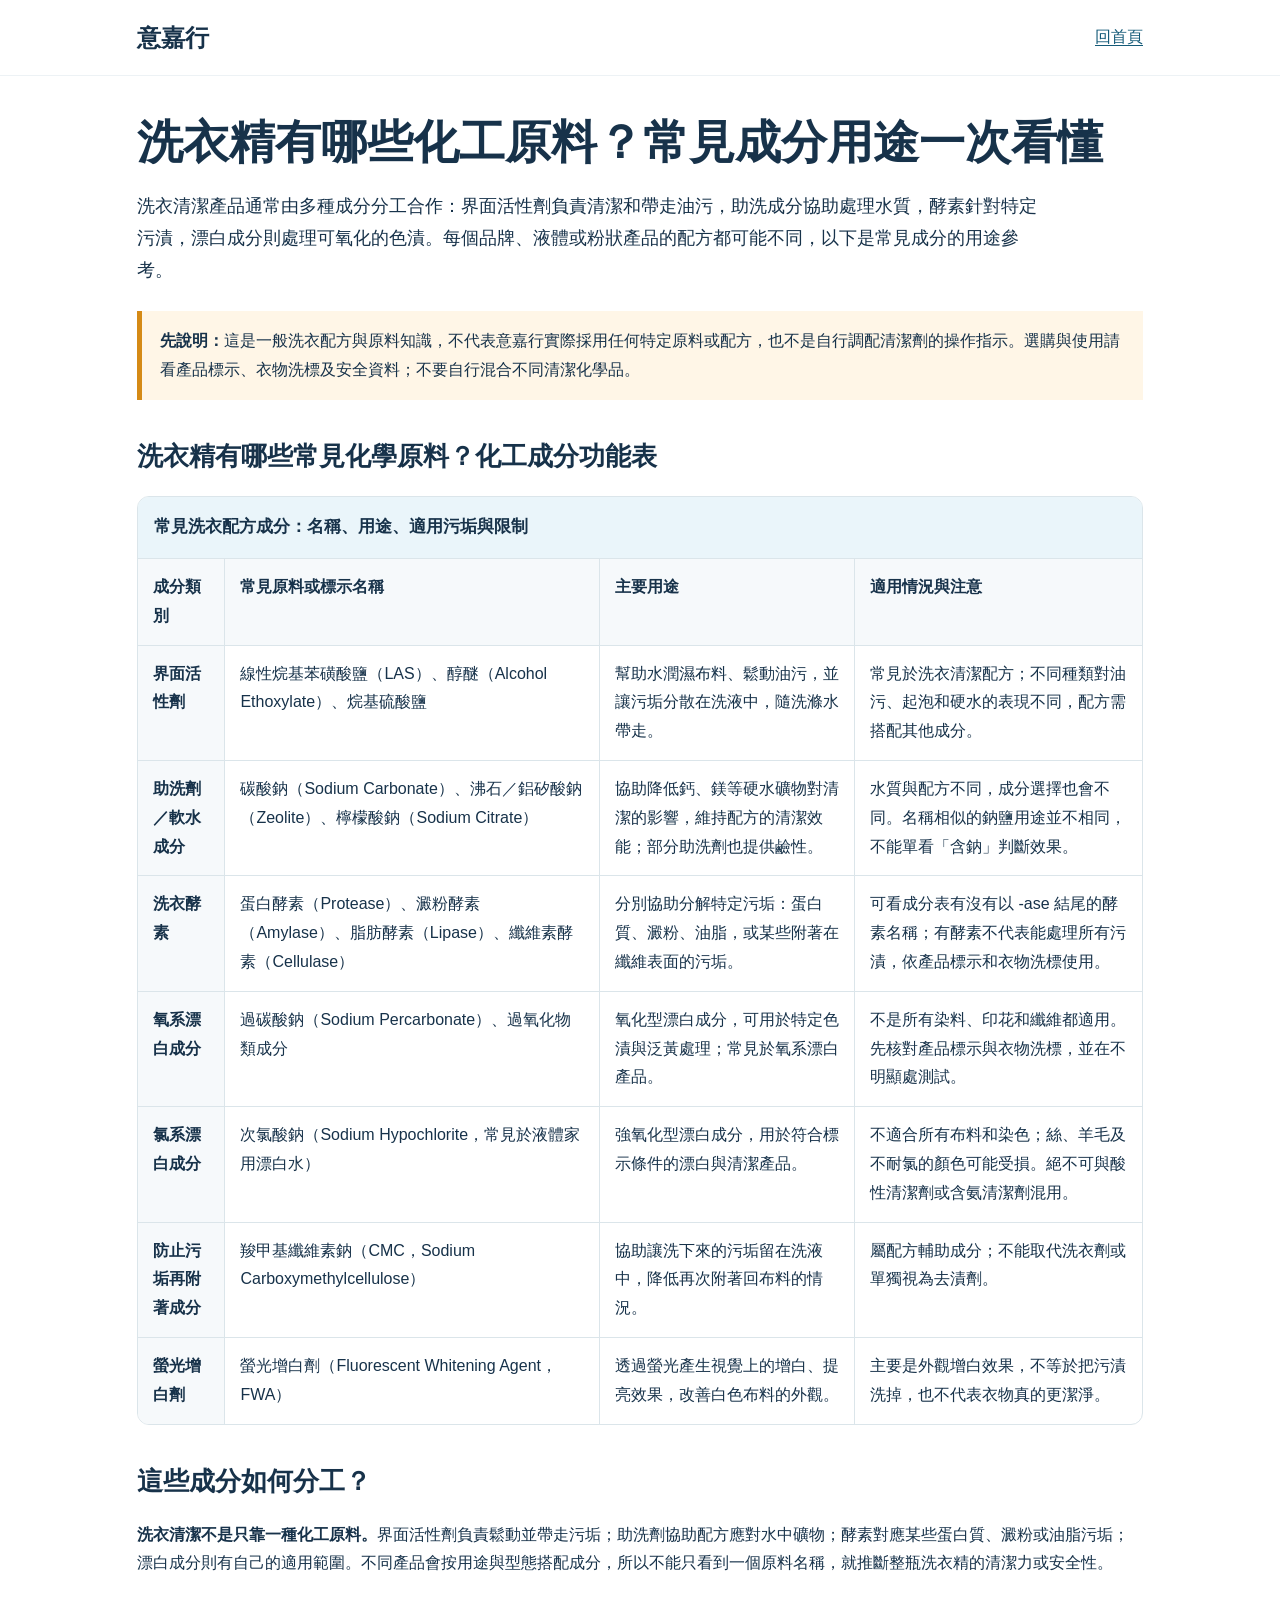
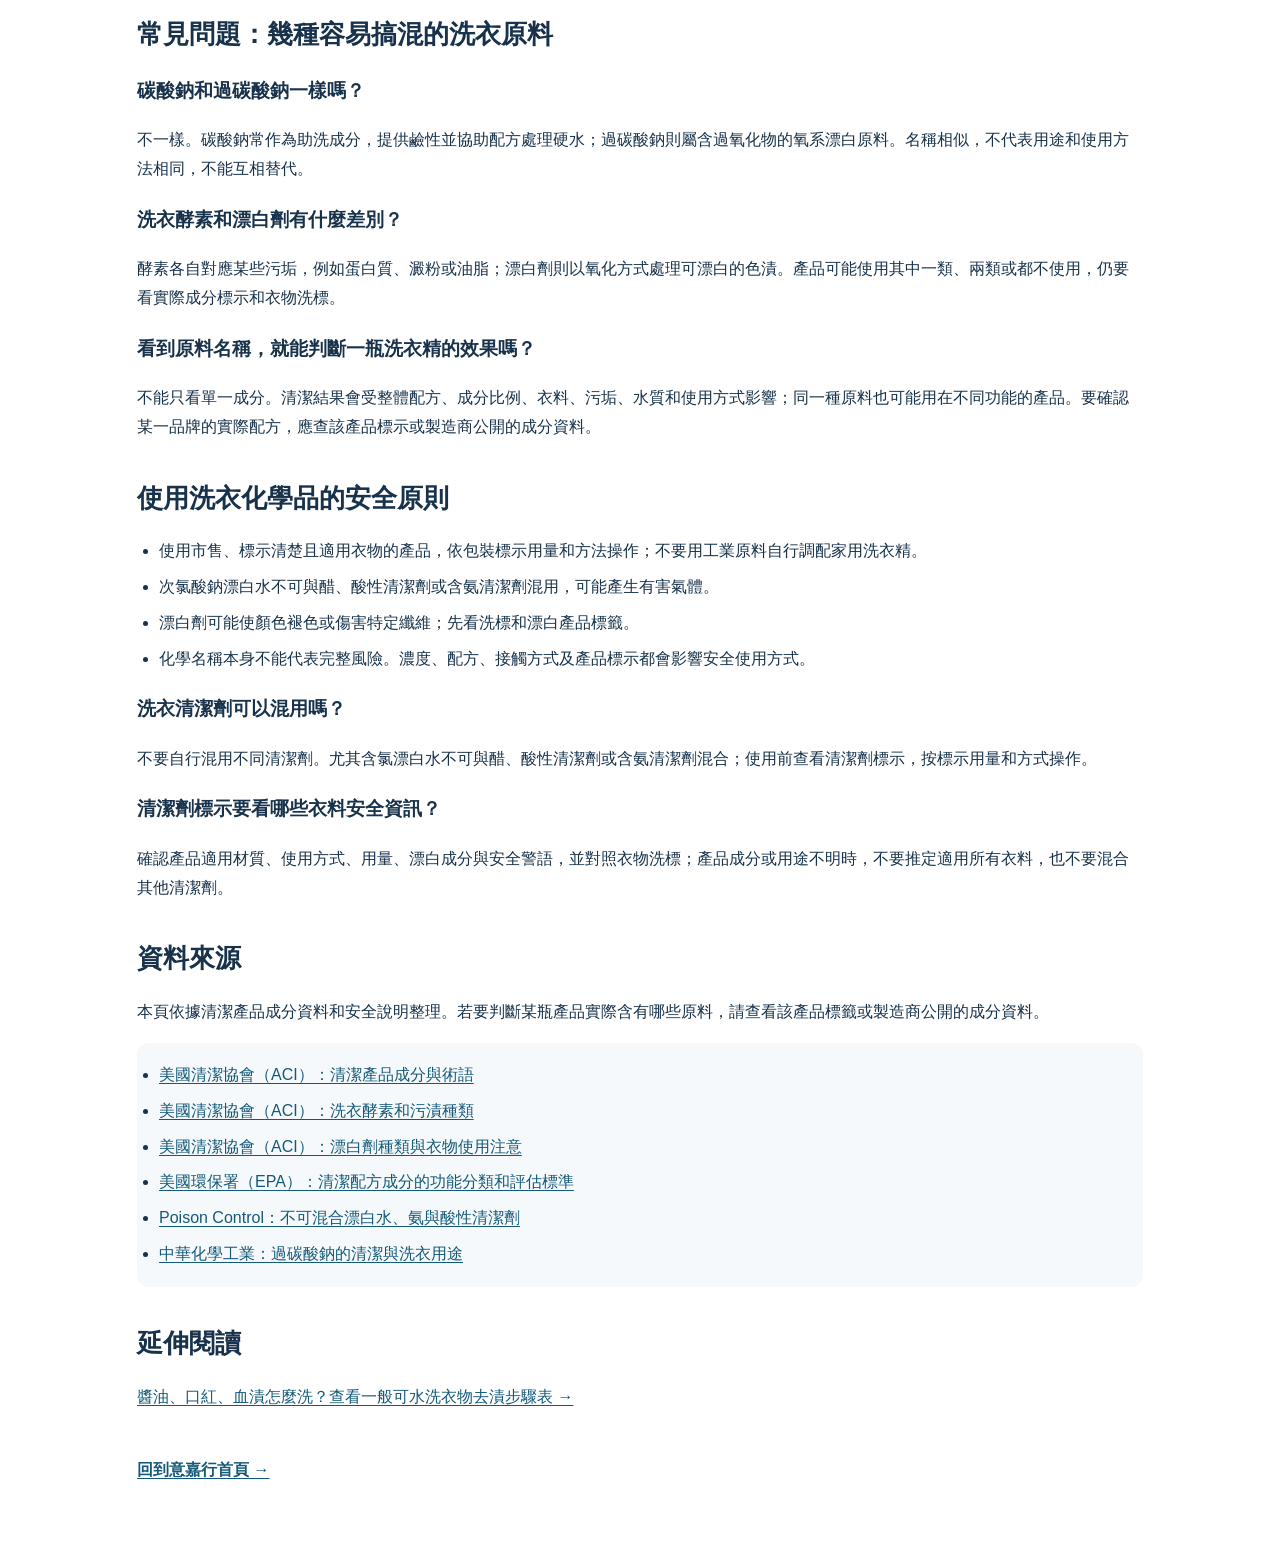
<file: laundry-ingredients-guide.html>
<!doctype html>
<html lang="zh-Hant">
  <head>
    <meta charset="utf-8" />
    <meta name="viewport" content="width=device-width,initial-scale=1" />
    <title>高雄台南洗衣成分指南｜洗衣精化工原料、酵素與漂白成分｜意嘉行</title>
<meta property="og:locale" content="zh_TW" />
<meta property="og:type" content="article" />
<meta property="og:title" content="高雄台南洗衣成分指南｜洗衣精化工原料、酵素與漂白成分｜意嘉行" />
<meta property="og:description" content="高雄、台南洗衣精裡有哪些化工原料？看懂界面活性劑、碳酸鈉、沸石、檸檬酸鈉、洗衣酵素、過碳酸鈉與次氯酸鈉的用途、差異和安全注意；內容為一般配方知識，不代表意嘉行實際使用原料。" />
<meta property="og:url" content="https://dsf430-stack.github.io/myfirstproject/laundry-ingredients-guide.html" />
<meta property="og:image" content="https://dsf430-stack.github.io/myfirstproject/hero-laundry.webp" />
<meta property="og:image:alt" content="意嘉行洗衣服務" />
<meta name="twitter:card" content="summary_large_image" />
    <meta name="description" content="高雄、台南洗衣精裡有哪些化工原料？看懂界面活性劑、碳酸鈉、沸石、檸檬酸鈉、洗衣酵素、過碳酸鈉與次氯酸鈉的用途、差異和安全注意；內容為一般配方知識，不代表意嘉行實際使用原料。" />
    <meta name="robots" content="index,follow,max-image-preview:large,max-snippet:-1,max-video-preview:-1" />
    <meta name="theme-color" content="#17324a" />
    <link rel="canonical" href="https://dsf430-stack.github.io/myfirstproject/laundry-ingredients-guide.html" />
    <link rel="icon" href="favicon.svg" type="image/svg+xml" />
    <script type="application/ld+json">
      {
        "@context": "https://schema.org",
        "@type": "Article",
        "@id": "https://dsf430-stack.github.io/myfirstproject/laundry-ingredients-guide.html#article",
        "headline": "洗衣精有哪些化工原料？界面活性劑、洗衣酵素與漂白成分用途整理",
        "image": "https://dsf430-stack.github.io/myfirstproject/hero-laundry.webp",
        "datePublished": "2026-09-29",
        "dateModified": "2026-09-30",
        "description": "介紹常見洗衣清潔成分的化學名稱、用途和安全注意事項。",
        "inLanguage": "zh-Hant",
        "mainEntityOfPage": "https://dsf430-stack.github.io/myfirstproject/laundry-ingredients-guide.html",
        "publisher": {
          "@type": "Organization",
          "name": "意嘉行",
          "url": "https://dsf430-stack.github.io/myfirstproject/",
          "logo": {
            "@type": "ImageObject",
            "url": "https://dsf430-stack.github.io/myfirstproject/favicon.svg"
          }
        }
      }
    </script>
    <style>
      :root { --ink:#17324a; --blue:#eaf5fa; --line:#dbe5ea; --soft:#f6f9fb; }
      * { box-sizing:border-box; }
      body { margin:0; color:var(--ink); background:#fff; font-family:Arial,"Noto Sans TC",sans-serif; line-height:1.8; }
      a { color:#145a78; text-underline-offset:3px; }
      .top { border-bottom:1px solid #edf2f5; background:#fff; }
      .nav { max-width:1050px; margin:auto; padding:16px 22px; display:flex; justify-content:space-between; align-items:center; gap:16px; }
      .brand { color:var(--ink); font-size:24px; font-weight:900; text-decoration:none; }
      main { max-width:1050px; margin:auto; padding:38px 22px 60px; }
      h1 { font-size:clamp(30px,5vw,46px); line-height:1.25; margin:0 0 14px; }
      h2 { margin-top:38px; font-size:26px; line-height:1.4; }
      .intro { font-size:18px; max-width:900px; }
      .notice { background:#fff6e7; border-left:5px solid #d58a16; padding:16px 18px; margin:24px 0; }
      .table-wrap { overflow-x:auto; border:1px solid var(--line); border-radius:12px; }
      table { width:100%; min-width:850px; border-collapse:collapse; }
      caption { text-align:left; padding:15px 16px; font-size:17px; font-weight:800; background:var(--blue); }
      th, td { padding:14px 15px; border-top:1px solid var(--line); border-right:1px solid var(--line); vertical-align:top; text-align:left; }
      th { background:var(--soft); }
      td:last-child, th:last-child { border-right:0; }
      ul { padding-left:22px; }
      li + li { margin-top:7px; }
      .sources { background:var(--soft); border-radius:12px; padding:18px 22px; }
      .sources li { overflow-wrap:anywhere; }
      .back { display:inline-block; margin-top:28px; font-weight:700; }
      @media(max-width:640px) { main { padding:28px 16px 44px; } .nav { padding:14px 16px; } }
    </style>
  </head>
  <body>
    <header class="top">
      <nav class="nav" aria-label="主要導覽">
        <a class="brand" href="index.html">意嘉行</a>
        <a href="index.html">回首頁</a>
      </nav>
    </header>
    <main>
      <article>
        <h1>洗衣精有哪些化工原料？常見成分用途一次看懂</h1>
        <p class="intro">洗衣清潔產品通常由多種成分分工合作：界面活性劑負責清潔和帶走油污，助洗成分協助處理水質，酵素針對特定污漬，漂白成分則處理可氧化的色漬。每個品牌、液體或粉狀產品的配方都可能不同，以下是常見成分的用途參考。</p>
        <aside class="notice">
          <strong>先說明：</strong>這是一般洗衣配方與原料知識，不代表意嘉行實際採用任何特定原料或配方，也不是自行調配清潔劑的操作指示。選購與使用請看產品標示、衣物洗標及安全資料；不要自行混合不同清潔化學品。
        </aside>
        <h2>洗衣精有哪些常見化學原料？化工成分功能表</h2>
        <div class="table-wrap">
          <table>
            <caption>常見洗衣配方成分：名稱、用途、適用污垢與限制</caption>
            <thead>
              <tr>
                <th scope="col">成分類別</th>
                <th scope="col">常見原料或標示名稱</th>
                <th scope="col">主要用途</th>
                <th scope="col">適用情況與注意</th>
              </tr>
            </thead>
            <tbody>
              <tr>
                <th scope="row">界面活性劑</th>
                <td>線性烷基苯磺酸鹽（LAS）、醇醚（Alcohol Ethoxylate）、烷基硫酸鹽</td>
                <td>幫助水潤濕布料、鬆動油污，並讓污垢分散在洗液中，隨洗滌水帶走。</td>
                <td>常見於洗衣清潔配方；不同種類對油污、起泡和硬水的表現不同，配方需搭配其他成分。</td>
              </tr>
              <tr>
                <th scope="row">助洗劑／軟水成分</th>
                <td>碳酸鈉（Sodium Carbonate）、沸石／鋁矽酸鈉（Zeolite）、檸檬酸鈉（Sodium Citrate）</td>
                <td>協助降低鈣、鎂等硬水礦物對清潔的影響，維持配方的清潔效能；部分助洗劑也提供鹼性。</td>
                <td>水質與配方不同，成分選擇也會不同。名稱相似的鈉鹽用途並不相同，不能單看「含鈉」判斷效果。</td>
              </tr>
              <tr>
                <th scope="row">洗衣酵素</th>
                <td>蛋白酵素（Protease）、澱粉酵素（Amylase）、脂肪酵素（Lipase）、纖維素酵素（Cellulase）</td>
                <td>分別協助分解特定污垢：蛋白質、澱粉、油脂，或某些附著在纖維表面的污垢。</td>
                <td>可看成分表有沒有以 -ase 結尾的酵素名稱；有酵素不代表能處理所有污漬，依產品標示和衣物洗標使用。</td>
              </tr>
              <tr>
                <th scope="row">氧系漂白成分</th>
                <td>過碳酸鈉（Sodium Percarbonate）、過氧化物類成分</td>
                <td>氧化型漂白成分，可用於特定色漬與泛黃處理；常見於氧系漂白產品。</td>
                <td>不是所有染料、印花和纖維都適用。先核對產品標示與衣物洗標，並在不明顯處測試。</td>
              </tr>
              <tr>
                <th scope="row">氯系漂白成分</th>
                <td>次氯酸鈉（Sodium Hypochlorite，常見於液體家用漂白水）</td>
                <td>強氧化型漂白成分，用於符合標示條件的漂白與清潔產品。</td>
                <td>不適合所有布料和染色；絲、羊毛及不耐氯的顏色可能受損。絕不可與酸性清潔劑或含氨清潔劑混用。</td>
              </tr>
              <tr>
                <th scope="row">防止污垢再附著成分</th>
                <td>羧甲基纖維素鈉（CMC，Sodium Carboxymethylcellulose）</td>
                <td>協助讓洗下來的污垢留在洗液中，降低再次附著回布料的情況。</td>
                <td>屬配方輔助成分；不能取代洗衣劑或單獨視為去漬劑。</td>
              </tr>
              <tr>
                <th scope="row">螢光增白劑</th>
                <td>螢光增白劑（Fluorescent Whitening Agent，FWA）</td>
                <td>透過螢光產生視覺上的增白、提亮效果，改善白色布料的外觀。</td>
                <td>主要是外觀增白效果，不等於把污漬洗掉，也不代表衣物真的更潔淨。</td>
              </tr>
            </tbody>
          </table>
        </div>
        <h2>這些成分如何分工？</h2>
        <p><strong>洗衣清潔不是只靠一種化工原料。</strong>界面活性劑負責鬆動並帶走污垢；助洗劑協助配方應對水中礦物；酵素對應某些蛋白質、澱粉或油脂污垢；漂白成分則有自己的適用範圍。不同產品會按用途與型態搭配成分，所以不能只看到一個原料名稱，就推斷整瓶洗衣精的清潔力或安全性。</p>
        <h2>常見問題：幾種容易搞混的洗衣原料</h2>
        <h3>碳酸鈉和過碳酸鈉一樣嗎？</h3>
        <p>不一樣。碳酸鈉常作為助洗成分，提供鹼性並協助配方處理硬水；過碳酸鈉則屬含過氧化物的氧系漂白原料。名稱相似，不代表用途和使用方法相同，不能互相替代。</p>
        <h3>洗衣酵素和漂白劑有什麼差別？</h3>
        <p>酵素各自對應某些污垢，例如蛋白質、澱粉或油脂；漂白劑則以氧化方式處理可漂白的色漬。產品可能使用其中一類、兩類或都不使用，仍要看實際成分標示和衣物洗標。</p>
        <h3>看到原料名稱，就能判斷一瓶洗衣精的效果嗎？</h3>
        <p>不能只看單一成分。清潔結果會受整體配方、成分比例、衣料、污垢、水質和使用方式影響；同一種原料也可能用在不同功能的產品。要確認某一品牌的實際配方，應查該產品標示或製造商公開的成分資料。</p>
        <h2>使用洗衣化學品的安全原則</h2>
        <ul>
          <li>使用市售、標示清楚且適用衣物的產品，依包裝標示用量和方法操作；不要用工業原料自行調配家用洗衣精。</li>
          <li>次氯酸鈉漂白水不可與醋、酸性清潔劑或含氨清潔劑混用，可能產生有害氣體。</li>
          <li>漂白劑可能使顏色褪色或傷害特定纖維；先看洗標和漂白產品標籤。</li>
          <li>化學名稱本身不能代表完整風險。濃度、配方、接觸方式及產品標示都會影響安全使用方式。</li>
        </ul>
        <h3>洗衣清潔劑可以混用嗎？</h3>
        <p>不要自行混用不同清潔劑。尤其含氯漂白水不可與醋、酸性清潔劑或含氨清潔劑混合；使用前查看清潔劑標示，按標示用量和方式操作。</p>
        <h3>清潔劑標示要看哪些衣料安全資訊？</h3>
        <p>確認產品適用材質、使用方式、用量、漂白成分與安全警語，並對照衣物洗標；產品成分或用途不明時，不要推定適用所有衣料，也不要混合其他清潔劑。</p>
        <h2>資料來源</h2>
        <p>本頁依據清潔產品成分資料和安全說明整理。若要判斷某瓶產品實際含有哪些原料，請查看該產品標籤或製造商公開的成分資料。</p>
        <ul class="sources">
          <li><a href="https://www.cleaninginstitute.org/understanding-products/ingredients/glossary-cleaning-product-terminology" target="_blank" rel="noopener">美國清潔協會（ACI）：清潔產品成分與術語</a></li>
          <li><a href="https://www.cleaninginstitute.org/cleaning-tips/clean-home/ask-aci/ask-aci-enzymes-cleaners" target="_blank" rel="noopener">美國清潔協會（ACI）：洗衣酵素和污漬種類</a></li>
          <li><a href="https://www.cleaninginstitute.org/cleaning-tips/clothes/detergents/how-use-bleach" target="_blank" rel="noopener">美國清潔協會（ACI）：漂白劑種類與衣物使用注意</a></li>
          <li><a href="https://www.epa.gov/saferchoice/standard" target="_blank" rel="noopener">美國環保署（EPA）：清潔配方成分的功能分類和評估標準</a></li>
          <li><a href="https://www.poison.org/articles/are-cleaning-wipes-safe-192" target="_blank" rel="noopener">Poison Control：不可混合漂白水、氨與酸性清潔劑</a></li>
          <li><a href="https://www.chciworld.com.tw/product/sodium_percarbonate/" target="_blank" rel="noopener">中華化學工業：過碳酸鈉的清潔與洗衣用途</a></li>
        </ul>
        <h2>延伸閱讀</h2>
        <p><a href="stain-removal-guide.html">醬油、口紅、血漬怎麼洗？查看一般可水洗衣物去漬步驟表 →</a></p>
        <a class="back" href="index.html">回到意嘉行首頁 →</a>
      </article>
    </main>
  </body>
</html>
</file>
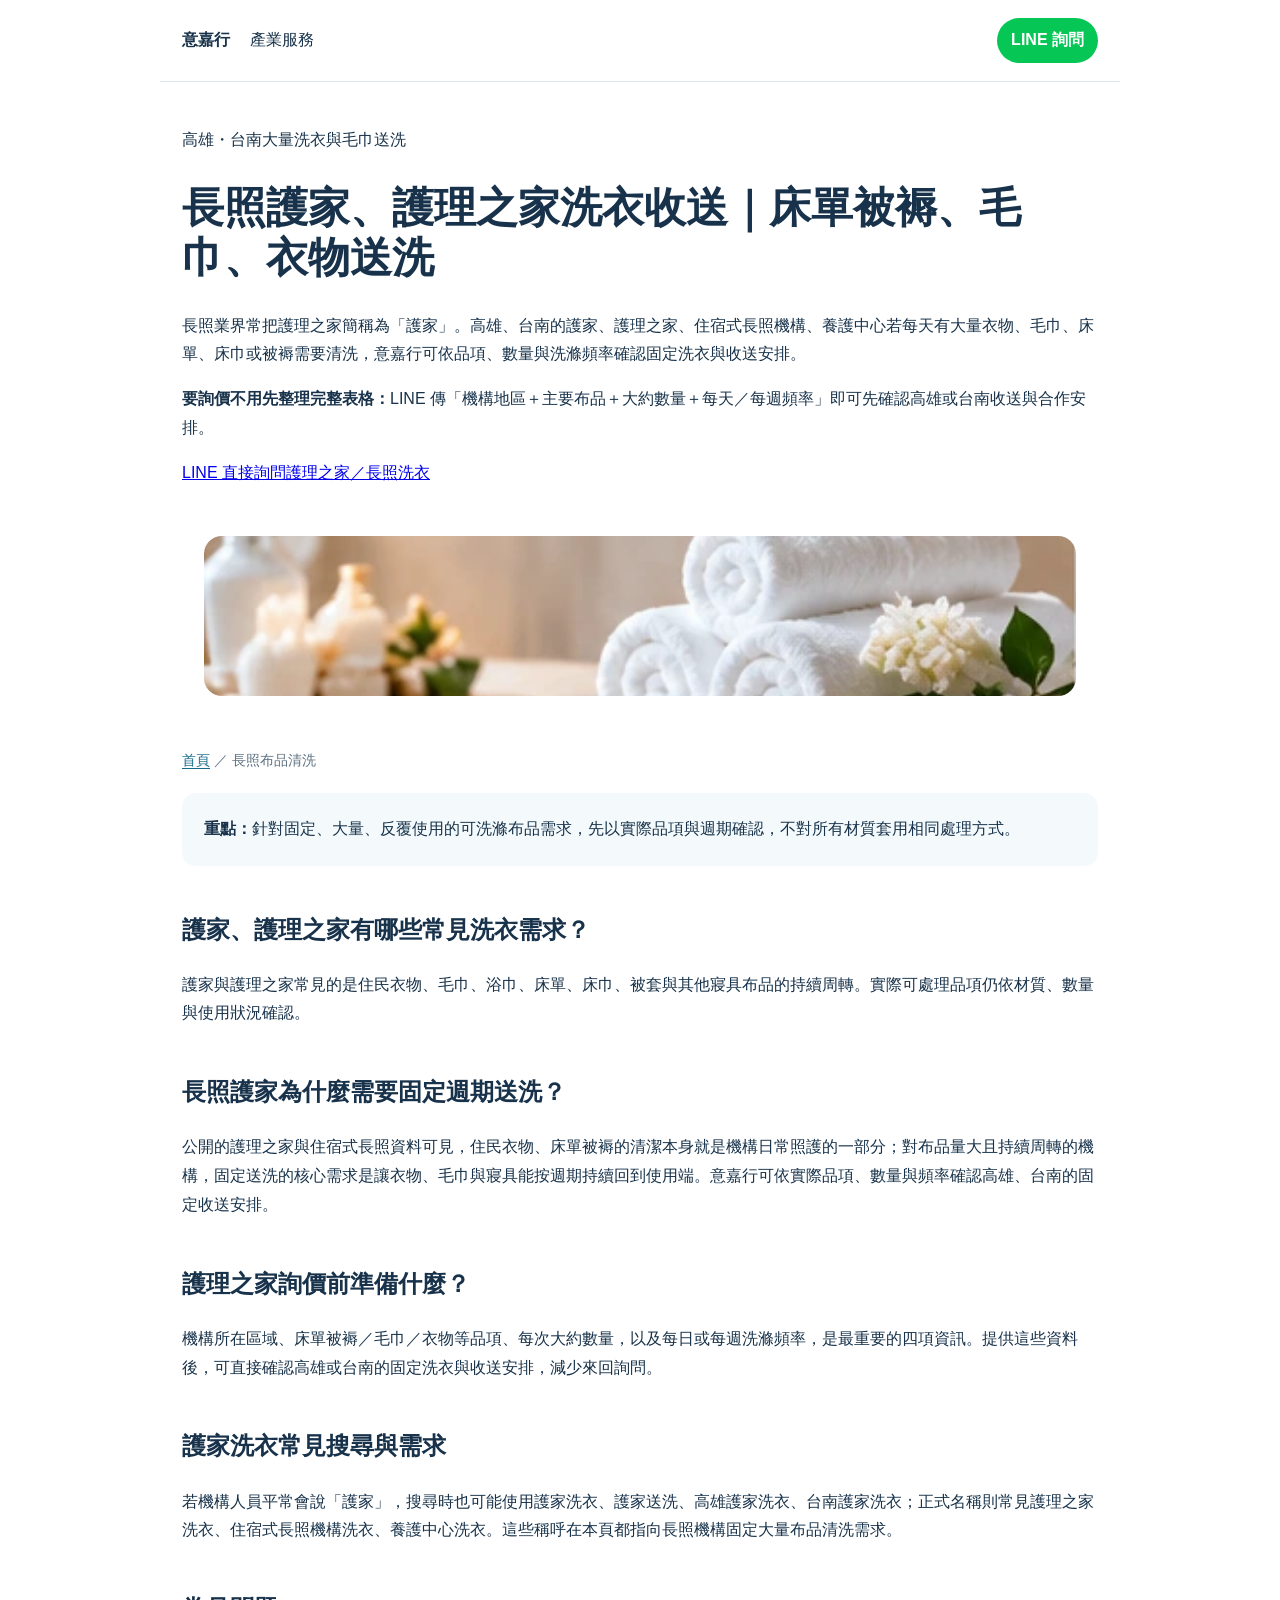
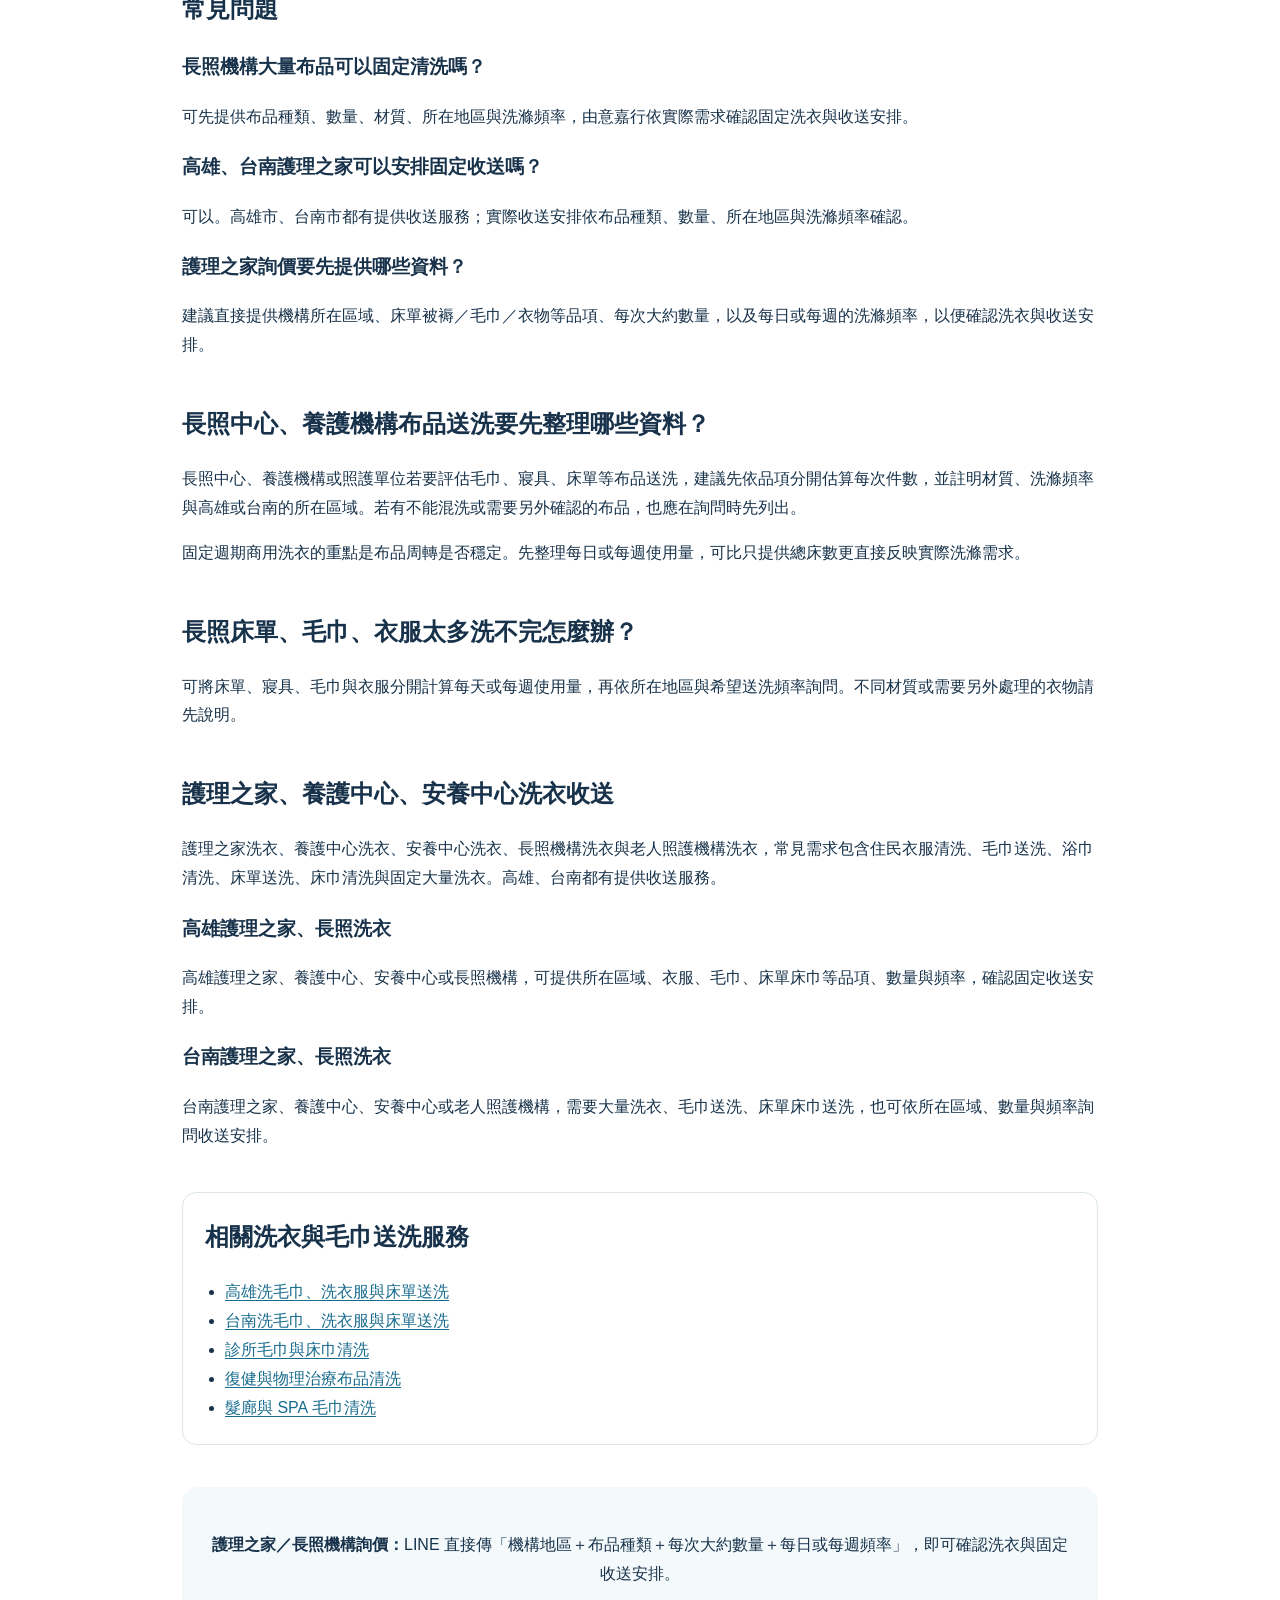
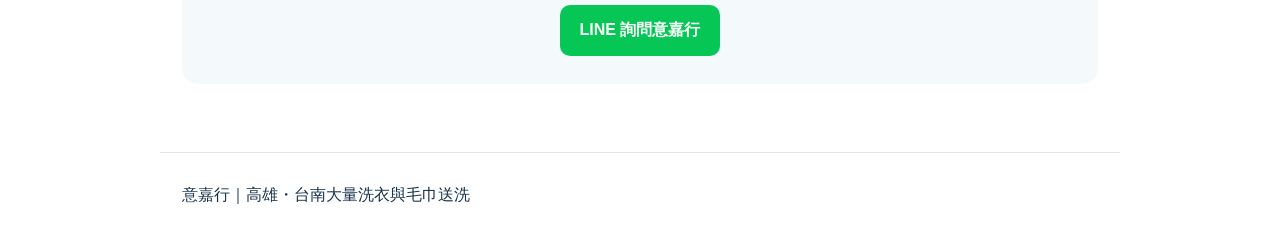
<file: longterm-care-laundry.html>
<!doctype html>
<html lang="zh-Hant">
  <head>
    <meta charset="utf-8" />
    <meta name="viewport" content="width=device-width,initial-scale=1" />
    <title>護家洗衣、護理之家送洗｜高雄台南長照床單被褥毛巾收送｜意嘉行</title>
    <meta
      name="description"
      content="高雄、台南長照護家、護理之家、住宿式長照、養護中心需要床單被褥、毛巾、衣物定期送洗，可詢問意嘉行固定大量洗衣與收送安排。"
    />
    <meta name="robots" content="index,follow" />
    <meta name="theme-color" content="#17324a" />
    <meta property="og:locale" content="zh_TW" />
    <meta property="og:type" content="website" />
    <meta property="og:site_name" content="意嘉行" />
    <meta property="og:title" content="護家洗衣、護理之家送洗｜高雄台南長照收送｜意嘉行" />
    <meta
      property="og:description"
      content="高雄、台南長照護家、護理之家、住宿式長照與養護中心的床單被褥、毛巾、衣物固定大量送洗與收送，可依品項、數量與頻率詢問。"
    />
    <meta
      property="og:url"
      content="https://dsf430-stack.github.io/myfirstproject/longterm-care-laundry.html"
    />
    <meta
      property="og:image"
      content="https://dsf430-stack.github.io/myfirstproject/service-laundry.webp"
    />
    <link
      rel="canonical"
      href="https://dsf430-stack.github.io/myfirstproject/longterm-care-laundry.html"
    />
    <link rel="icon" href="favicon.svg" type="image/svg+xml" />
    <style>
      body {
        margin: 0;
        font-family: Arial, "Noto Sans TC", sans-serif;
        color: #17324a;
        line-height: 1.8;
      }
      header,
      main,
      footer {
        max-width: 960px;
        margin: auto;
        padding: 28px 22px;
      }
      nav {
        padding: 18px 22px;
        border-bottom: 1px solid #dbe5ea;
      }
      nav a {
        color: #17324a;
        text-decoration: none;
        margin-right: 18px;
      }
      h1 {
        font-size: 42px;
        line-height: 1.2;
      }
      h2 {
        margin-top: 42px;
      }
      .box {
        background: #f4fafc;
        padding: 22px;
        border-radius: 14px;
      }
      footer {
        border-top: 1px solid #dbe5ea;
        margin-top: 40px;
      }
    </style>
    <link rel="stylesheet" href="service-pages.css" />
    <script type="application/ld+json">
      {
        "@context": "https://schema.org",
        "@graph": [
          {
            "@type": "Service",
            "@id": "https://dsf430-stack.github.io/myfirstproject/longterm-care-laundry.html#service",
            "url": "https://dsf430-stack.github.io/myfirstproject/longterm-care-laundry.html",
            "name": "護理之家、長照機構大量洗衣與收送服務",
            "provider": {
              "@id": "https://dsf430-stack.github.io/myfirstproject/#business"
            },
            "areaServed": ["高雄市", "台南市"],
            "serviceType": ["護家洗衣", "護家送洗", "護理之家洗衣", "住宿式長照機構洗衣", "養護中心洗衣", "安養中心洗衣", "長照機構洗衣", "床單被褥洗滌", "毛巾送洗", "床單床巾送洗", "大量洗衣收送"]
          },
          {
            "@type": "WebPage",
            "@id": "https://dsf430-stack.github.io/myfirstproject/longterm-care-laundry.html#webpage",
            "url": "https://dsf430-stack.github.io/myfirstproject/longterm-care-laundry.html",
            "name": "護家洗衣、護理之家送洗｜高雄台南長照床單被褥毛巾收送｜意嘉行",
            "isPartOf": {
              "@id": "https://dsf430-stack.github.io/myfirstproject/#website"
            },
            "about": {
              "@id": "https://dsf430-stack.github.io/myfirstproject/longterm-care-laundry.html#service"
            },
            "inLanguage": "zh-Hant"
          },
          {
            "@type": "BreadcrumbList",
            "itemListElement": [
              {
                "@type": "ListItem",
                "position": 1,
                "name": "意嘉行",
                "item": "https://dsf430-stack.github.io/myfirstproject/"
              },
              {
                "@type": "ListItem",
                "position": 2,
                "name": "長照布品清洗",
                "item": "https://dsf430-stack.github.io/myfirstproject/longterm-care-laundry.html"
              }
            ]
          },
          {
            "@type": "FAQPage",
            "mainEntity": [
              {
                "@type": "Question",
                "name": "長照機構大量布品可以固定清洗嗎？",
                "acceptedAnswer": {
                  "@type": "Answer",
                  "text": "可先提供布品種類、數量、材質、所在地區與洗滌頻率，由意嘉行依實際需求確認固定洗衣與收送安排。"
                }
              },
              {
                "@type": "Question",
                "name": "高雄、台南護理之家可以安排固定收送嗎？",
                "acceptedAnswer": {
                  "@type": "Answer",
                  "text": "高雄市、台南市都有提供收送服務。實際收送安排會依布品種類、數量、所在地區與洗滌頻率確認。"
                }
              },
              {
                "@type": "Question",
                "name": "護理之家詢價要先提供哪些資料？",
                "acceptedAnswer": {
                  "@type": "Answer",
                  "text": "建議先提供機構所在區域、床單被褥、毛巾或衣物等品項、每次大約數量，以及每日或每週的洗滌頻率，以便確認洗衣與收送安排。"
                }
              }
            ]
          }
        ]
      }
    </script>
  </head>
  <body>
    <nav>
      <a href="./"><b>意嘉行</b></a
      ><a href="./#industries">產業服務</a
      ><a class="cta" href="./#contact">LINE 詢問</a>
    </nav>
    <header>
      <p>高雄・台南大量洗衣與毛巾送洗</p>
      <h1>長照護家、護理之家洗衣收送｜床單被褥、毛巾、衣物送洗</h1>
      <p>
        長照業界常把護理之家簡稱為「護家」。高雄、台南的護家、護理之家、住宿式長照機構、養護中心若每天有大量衣物、毛巾、床單、床巾或被褥需要清洗，意嘉行可依品項、數量與洗滌頻率確認固定洗衣與收送安排。
      </p>
      <p><strong>要詢價不用先整理完整表格：</strong>LINE 傳「機構地區＋主要布品＋大約數量＋每天／每週頻率」即可先確認高雄或台南收送與合作安排。</p>
      <p><a class="cta" href="https://line.me/ti/p/~gov1977" target="_blank" rel="noopener">LINE 直接詢問護理之家／長照洗衣</a></p>
    </header>
    <figure class="service-photo">
      <img src="service-linens.webp" width="451" height="160" alt="長照機構毛巾與寢具布品示意" loading="eager" decoding="async" />
    </figure>
    <main>
      <div class="breadcrumb"><a href="./">首頁</a> ／ 長照布品清洗</div>
      <div class="box">
        <strong>重點：</strong
        >針對固定、大量、反覆使用的可洗滌布品需求，先以實際品項與週期確認，不對所有材質套用相同處理方式。
      </div>
      <h2>護家、護理之家有哪些常見洗衣需求？</h2>
      <p>
        護家與護理之家常見的是住民衣物、毛巾、浴巾、床單、床巾、被套與其他寢具布品的持續周轉。實際可處理品項仍依材質、數量與使用狀況確認。
      </p>
      <h2>長照護家為什麼需要固定週期送洗？</h2>
      <p>
        公開的護理之家與住宿式長照資料可見，住民衣物、床單被褥的清潔本身就是機構日常照護的一部分；對布品量大且持續周轉的機構，固定送洗的核心需求是讓衣物、毛巾與寢具能按週期持續回到使用端。意嘉行可依實際品項、數量與頻率確認高雄、台南的固定收送安排。
      </p>
      <h2>護理之家詢價前準備什麼？</h2>
      <p>
        機構所在區域、床單被褥／毛巾／衣物等品項、每次大約數量，以及每日或每週洗滌頻率，是最重要的四項資訊。提供這些資料後，可直接確認高雄或台南的固定洗衣與收送安排，減少來回詢問。
      </p>
      <h2>護家洗衣常見搜尋與需求</h2>
      <p>若機構人員平常會說「護家」，搜尋時也可能使用護家洗衣、護家送洗、高雄護家洗衣、台南護家洗衣；正式名稱則常見護理之家洗衣、住宿式長照機構洗衣、養護中心洗衣。這些稱呼在本頁都指向長照機構固定大量布品清洗需求。</p>
      <h2>常見問題</h2>
      <h3>長照機構大量布品可以固定清洗嗎？</h3>
      <p>
        可先提供布品種類、數量、材質、所在地區與洗滌頻率，由意嘉行依實際需求確認固定洗衣與收送安排。
      </p>
      <h3>高雄、台南護理之家可以安排固定收送嗎？</h3>
      <p>
        可以。高雄市、台南市都有提供收送服務；實際收送安排依布品種類、數量、所在地區與洗滌頻率確認。
      </p>
      <h3>護理之家詢價要先提供哪些資料？</h3>
      <p>
        建議直接提供機構所在區域、床單被褥／毛巾／衣物等品項、每次大約數量，以及每日或每週的洗滌頻率，以便確認洗衣與收送安排。
      </p>
      <section class="intent-guide">
        <h2>長照中心、養護機構布品送洗要先整理哪些資料？</h2>
        <p>長照中心、養護機構或照護單位若要評估毛巾、寢具、床單等布品送洗，建議先依品項分開估算每次件數，並註明材質、洗滌頻率與高雄或台南的所在區域。若有不能混洗或需要另外確認的布品，也應在詢問時先列出。</p>
        <p>固定週期商用洗衣的重點是布品周轉是否穩定。先整理每日或每週使用量，可比只提供總床數更直接反映實際洗滌需求。</p>
      </section>
      <section class="intent-guide"><h2>長照床單、毛巾、衣服太多洗不完怎麼辦？</h2><p>可將床單、寢具、毛巾與衣服分開計算每天或每週使用量，再依所在地區與希望送洗頻率詢問。不同材質或需要另外處理的衣物請先說明。</p></section>
      <section class="intent-guide"><h2>護理之家、養護中心、安養中心洗衣收送</h2><p>護理之家洗衣、養護中心洗衣、安養中心洗衣、長照機構洗衣與老人照護機構洗衣，常見需求包含住民衣服清洗、毛巾送洗、浴巾清洗、床單送洗、床巾清洗與固定大量洗衣。高雄、台南都有提供收送服務。</p><h3>高雄護理之家、長照洗衣</h3><p>高雄護理之家、養護中心、安養中心或長照機構，可提供所在區域、衣服、毛巾、床單床巾等品項、數量與頻率，確認固定收送安排。</p><h3>台南護理之家、長照洗衣</h3><p>台南護理之家、養護中心、安養中心或老人照護機構，需要大量洗衣、毛巾送洗、床單床巾送洗，也可依所在區域、數量與頻率詢問收送安排。</p></section><section class="related">
        <h2>相關洗衣與毛巾送洗服務</h2>
        <ul>
          <li><a href="kaohsiung-commercial-laundry.html">高雄洗毛巾、洗衣服與床單送洗</a></li>
          <li><a href="tainan-commercial-laundry.html">台南洗毛巾、洗衣服與床單送洗</a></li>
          <li><a href="clinic-laundry.html">診所毛巾與床巾清洗</a></li>
          <li><a href="rehab-laundry.html">復健與物理治療布品清洗</a></li>
          <li><a href="salon-spa-laundry.html">髮廊與 SPA 毛巾清洗</a></li>
        </ul>
      </section>
      <div class="contact-cta">
        <p><strong>護理之家／長照機構詢價：</strong>LINE 直接傳「機構地區＋布品種類＋每次大約數量＋每日或每週頻率」，即可確認洗衣與固定收送安排。</p>
        <a href="https://line.me/ti/p/~gov1977" target="_blank" rel="noopener"
          >LINE 詢問意嘉行</a
        >
      </div>
    </main>
    <footer>意嘉行｜高雄・台南大量洗衣與毛巾送洗</footer>
  </body>
</html>
</file>
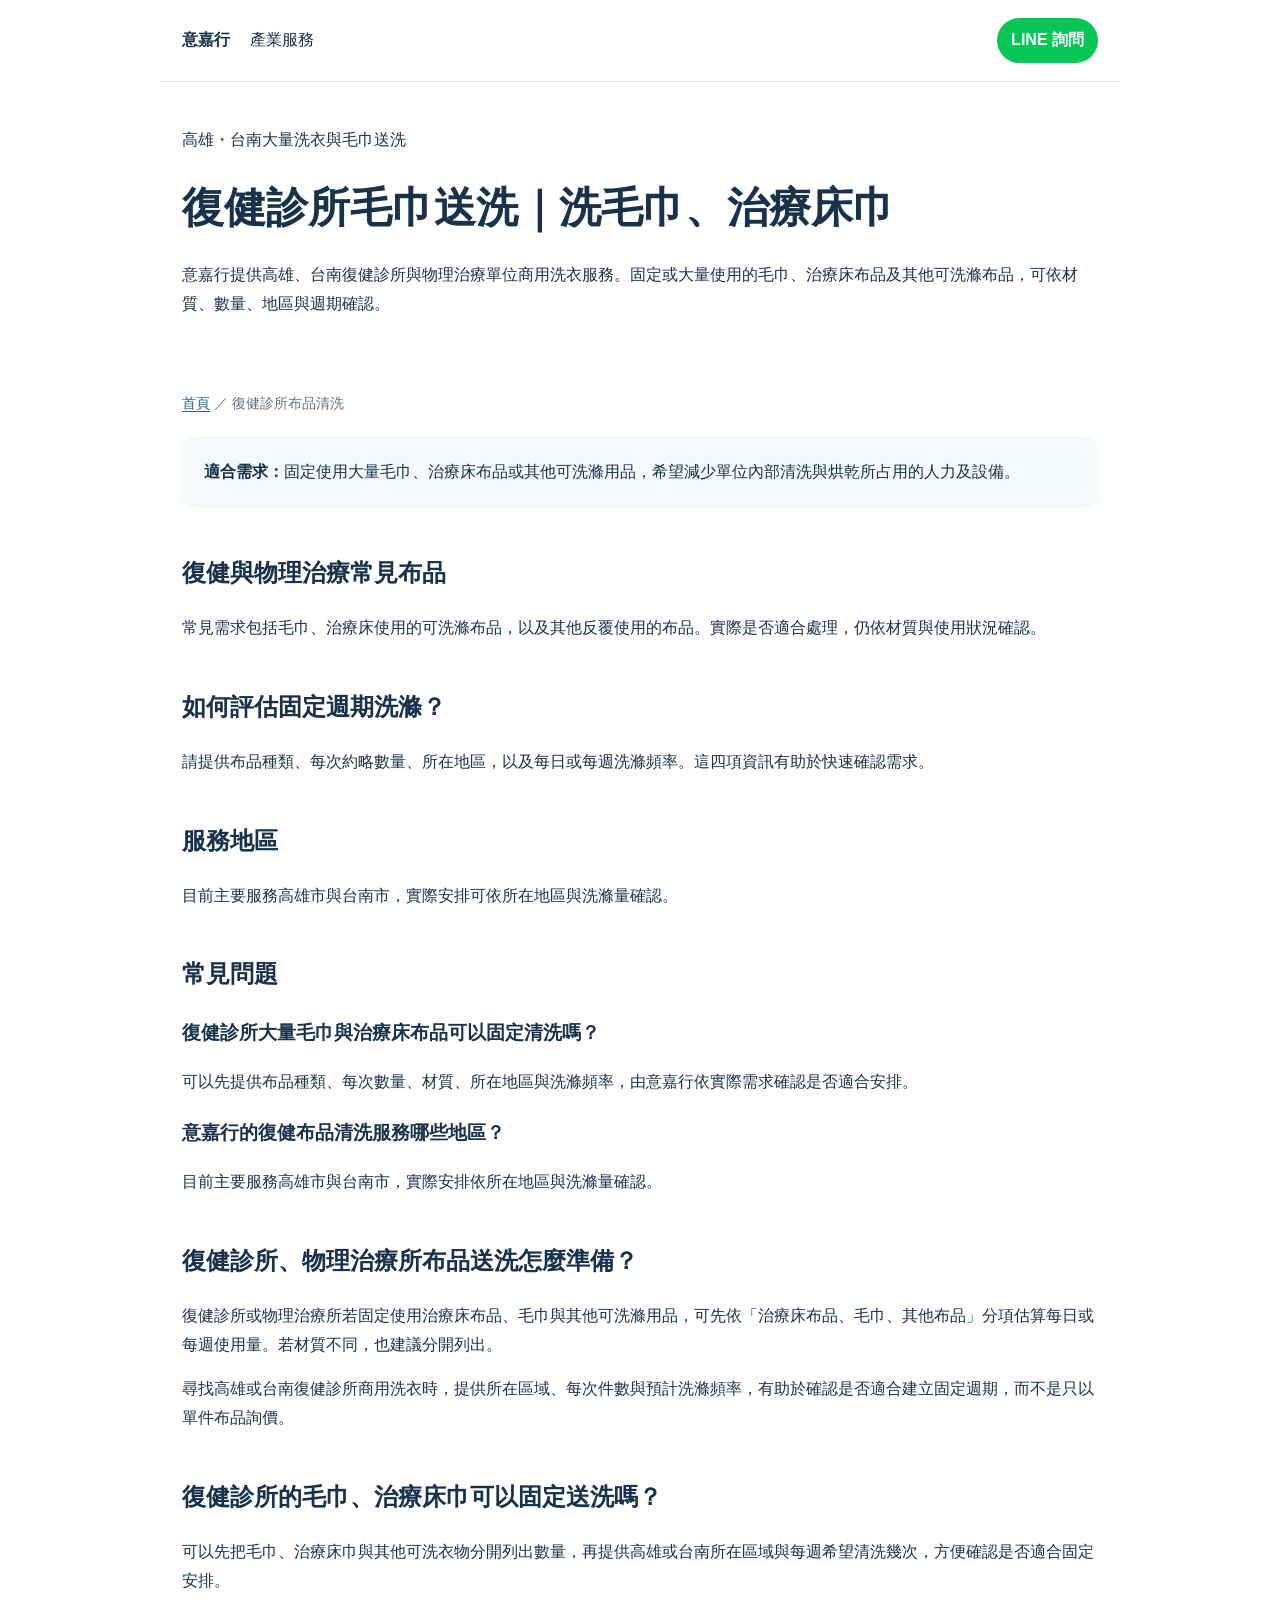
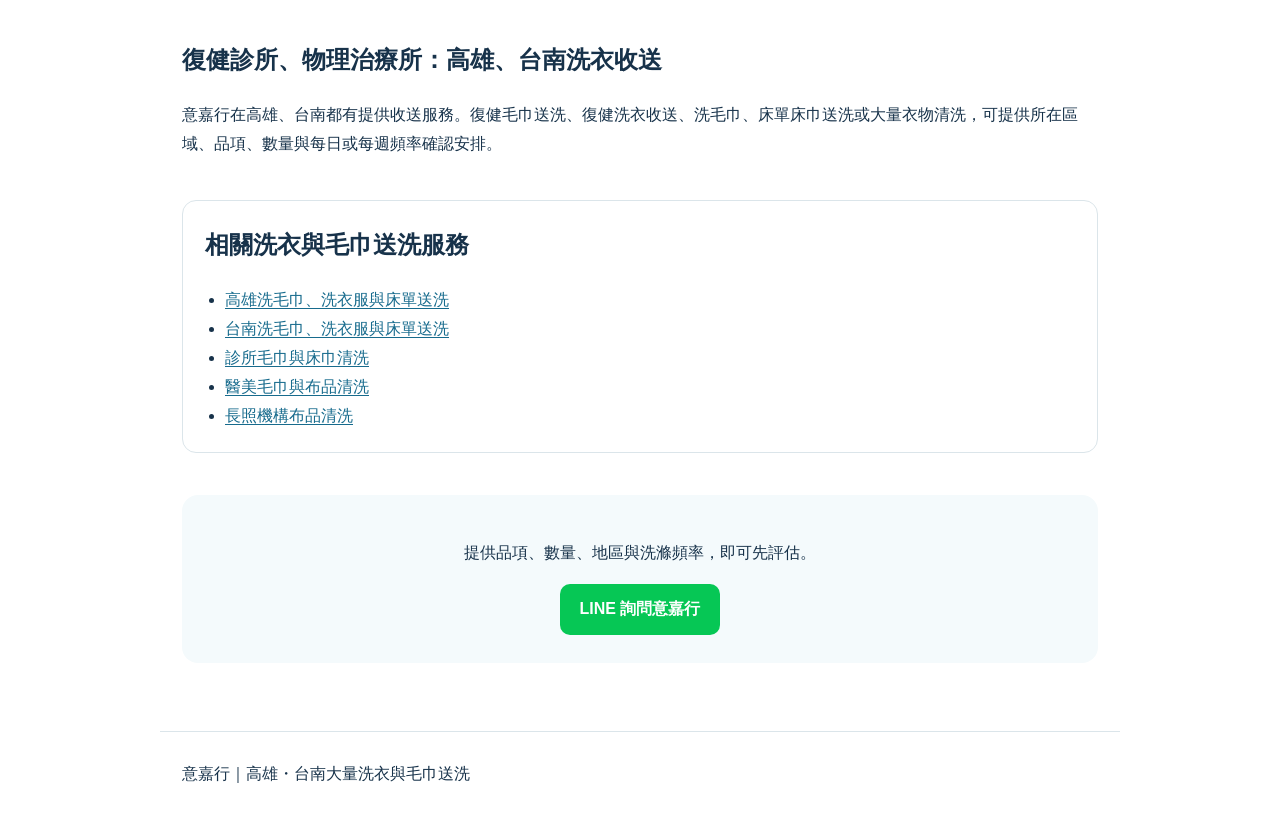
<file: rehab-laundry.html>
<!doctype html>
<html lang="zh-Hant">
  <head>
    <meta charset="utf-8" />
    <meta name="viewport" content="width=device-width,initial-scale=1" />
    <title>復健診所毛巾送洗｜高雄台南洗毛巾、治療床巾｜意嘉行</title>
    <meta
      name="description"
      content="意嘉行提供高雄、台南復健診所與物理治療單位毛巾、治療床布品及其他可洗滌布品的商用洗衣服務。"
    />
    <meta
      name="robots"
      content="index,follow,max-image-preview:large,max-snippet:-1"
    />
    <meta name="theme-color" content="#17324a" />
    <meta property="og:locale" content="zh_TW" />
    <meta property="og:type" content="website" />
    <meta property="og:site_name" content="意嘉行" />
    <meta property="og:title" content="高雄復健診所布品清洗｜意嘉行" />
    <meta
      property="og:description"
      content="高雄、台南復健診所與物理治療單位毛巾、治療床布品清洗。"
    />
    <meta
      property="og:url"
      content="https://dsf430-stack.github.io/myfirstproject/rehab-laundry.html"
    />
    <meta
      property="og:image"
      content="https://dsf430-stack.github.io/myfirstproject/service-linens.webp"
    />
    <link
      rel="canonical"
      href="https://dsf430-stack.github.io/myfirstproject/rehab-laundry.html"
    />
    <link rel="icon" href="favicon.svg" type="image/svg+xml" />
    <style>
      body {
        margin: 0;
        font-family: Arial, "Noto Sans TC", sans-serif;
        color: #17324a;
        line-height: 1.8;
      }
      header,
      main,
      footer {
        max-width: 960px;
        margin: auto;
        padding: 28px 22px;
      }
      nav {
        padding: 18px 22px;
        border-bottom: 1px solid #dbe5ea;
      }
      nav a {
        color: #17324a;
        text-decoration: none;
        margin-right: 18px;
      }
      h1 {
        font-size: 42px;
        line-height: 1.2;
      }
      h2 {
        margin-top: 42px;
      }
      .box {
        background: #f4fafc;
        padding: 22px;
        border-radius: 14px;
      }
      footer {
        border-top: 1px solid #dbe5ea;
        margin-top: 40px;
      }
    </style>
    <link rel="stylesheet" href="service-pages.css" />
    <script type="application/ld+json">
      {
        "@context": "https://schema.org",
        "@graph": [
          {
            "@type": "Service",
            "@id": "https://dsf430-stack.github.io/myfirstproject/rehab-laundry.html#service",
            "url": "https://dsf430-stack.github.io/myfirstproject/rehab-laundry.html",
            "name": "復健診所與物理治療布品清洗服務",
            "provider": {
              "@id": "https://dsf430-stack.github.io/myfirstproject/#business"
            },
            "areaServed": [
              { "@type": "City", "name": "高雄市" },
              { "@type": "City", "name": "台南市" }
            ],
            "serviceType": [
              "復健診所布品清洗",
              "物理治療毛巾清洗",
              "治療床布品清洗",
              "復健洗衣收送"
            ]
          },
          {
            "@type": "WebPage",
            "@id": "https://dsf430-stack.github.io/myfirstproject/rehab-laundry.html#webpage",
            "url": "https://dsf430-stack.github.io/myfirstproject/rehab-laundry.html",
            "name": "復健診所毛巾送洗｜高雄台南洗毛巾、治療床巾｜意嘉行",
            "isPartOf": {
              "@id": "https://dsf430-stack.github.io/myfirstproject/#website"
            },
            "about": {
              "@id": "https://dsf430-stack.github.io/myfirstproject/rehab-laundry.html#service"
            },
            "inLanguage": "zh-Hant"
          },
          {
            "@type": "BreadcrumbList",
            "itemListElement": [
              {
                "@type": "ListItem",
                "position": 1,
                "name": "意嘉行",
                "item": "https://dsf430-stack.github.io/myfirstproject/"
              },
              {
                "@type": "ListItem",
                "position": 2,
                "name": "復健診所布品清洗",
                "item": "https://dsf430-stack.github.io/myfirstproject/rehab-laundry.html"
              }
            ]
          },
          {
            "@type": "FAQPage",
            "mainEntity": [
              {
                "@type": "Question",
                "name": "復健診所大量毛巾與治療床布品可以固定清洗嗎？",
                "acceptedAnswer": {
                  "@type": "Answer",
                  "text": "可以先提供布品種類、每次數量、材質、所在地區與洗滌頻率，由意嘉行依實際需求確認是否適合安排。"
                }
              },
              {
                "@type": "Question",
                "name": "意嘉行的復健布品清洗服務哪些地區？",
                "acceptedAnswer": {
                  "@type": "Answer",
                  "text": "目前主要服務高雄市與台南市，實際安排依所在地區與洗滌量確認。"
                }
              }
            ]
          }
        ]
      }
    </script>
  </head>
  <body>
    <nav>
      <a href="./"><b>意嘉行</b></a
      ><a href="./#industries">產業服務</a
      ><a class="cta" href="./#contact">LINE 詢問</a>
    </nav>
    <header>
      <p>高雄・台南大量洗衣與毛巾送洗</p>
      <h1>復健診所毛巾送洗｜洗毛巾、治療床巾</h1>
      <p>
        意嘉行提供高雄、台南復健診所與物理治療單位商用洗衣服務。固定或大量使用的毛巾、治療床布品及其他可洗滌布品，可依材質、數量、地區與週期確認。
      </p>
    </header>
    <main>
      <div class="breadcrumb"><a href="./">首頁</a> ／ 復健診所布品清洗</div>
      <div class="box">
        <strong>適合需求：</strong
        >固定使用大量毛巾、治療床布品或其他可洗滌用品，希望減少單位內部清洗與烘乾所占用的人力及設備。
      </div>
      <h2>復健與物理治療常見布品</h2>
      <p>
        常見需求包括毛巾、治療床使用的可洗滌布品，以及其他反覆使用的布品。實際是否適合處理，仍依材質與使用狀況確認。
      </p>
      <h2>如何評估固定週期洗滌？</h2>
      <p>
        請提供布品種類、每次約略數量、所在地區，以及每日或每週洗滌頻率。這四項資訊有助於快速確認需求。
      </p>
      <h2>服務地區</h2>
      <p>目前主要服務高雄市與台南市，實際安排可依所在地區與洗滌量確認。</p>
      <h2>常見問題</h2>
      <h3>復健診所大量毛巾與治療床布品可以固定清洗嗎？</h3>
      <p>
        可以先提供布品種類、每次數量、材質、所在地區與洗滌頻率，由意嘉行依實際需求確認是否適合安排。
      </p>
      <h3>意嘉行的復健布品清洗服務哪些地區？</h3>
      <p>
        目前主要服務高雄市與台南市，實際安排依所在地區與洗滌量確認。
      </p>
      <section class="intent-guide">
        <h2>復健診所、物理治療所布品送洗怎麼準備？</h2>
        <p>復健診所或物理治療所若固定使用治療床布品、毛巾與其他可洗滌用品，可先依「治療床布品、毛巾、其他布品」分項估算每日或每週使用量。若材質不同，也建議分開列出。</p>
        <p>尋找高雄或台南復健診所商用洗衣時，提供所在區域、每次件數與預計洗滌頻率，有助於確認是否適合建立固定週期，而不是只以單件布品詢價。</p>
      </section>
      <section class="intent-guide"><h2>復健診所的毛巾、治療床巾可以固定送洗嗎？</h2><p>可以先把毛巾、治療床巾與其他可洗衣物分開列出數量，再提供高雄或台南所在區域與每週希望清洗幾次，方便確認是否適合固定安排。</p></section>
      <section class="intent-guide"><h2>復健診所、物理治療所：高雄、台南洗衣收送</h2><p>意嘉行在高雄、台南都有提供收送服務。復健毛巾送洗、復健洗衣收送、洗毛巾、床單床巾送洗或大量衣物清洗，可提供所在區域、品項、數量與每日或每週頻率確認安排。</p></section><section class="related">
        <h2>相關洗衣與毛巾送洗服務</h2>
        <ul>
          <li><a href="kaohsiung-commercial-laundry.html">高雄洗毛巾、洗衣服與床單送洗</a></li>
          <li><a href="tainan-commercial-laundry.html">台南洗毛巾、洗衣服與床單送洗</a></li>
          <li><a href="clinic-laundry.html">診所毛巾與床巾清洗</a></li>
          <li><a href="aesthetic-laundry.html">醫美毛巾與布品清洗</a></li>
          <li><a href="longterm-care-laundry.html">長照機構布品清洗</a></li>
        </ul>
      </section>
      <div class="contact-cta">
        <p>提供品項、數量、地區與洗滌頻率，即可先評估。</p>
        <a href="https://line.me/ti/p/~gov1977" target="_blank" rel="noopener"
          >LINE 詢問意嘉行</a
        >
      </div>
    </main>
    <footer>意嘉行｜高雄・台南大量洗衣與毛巾送洗</footer>
  </body>
</html>
</file>
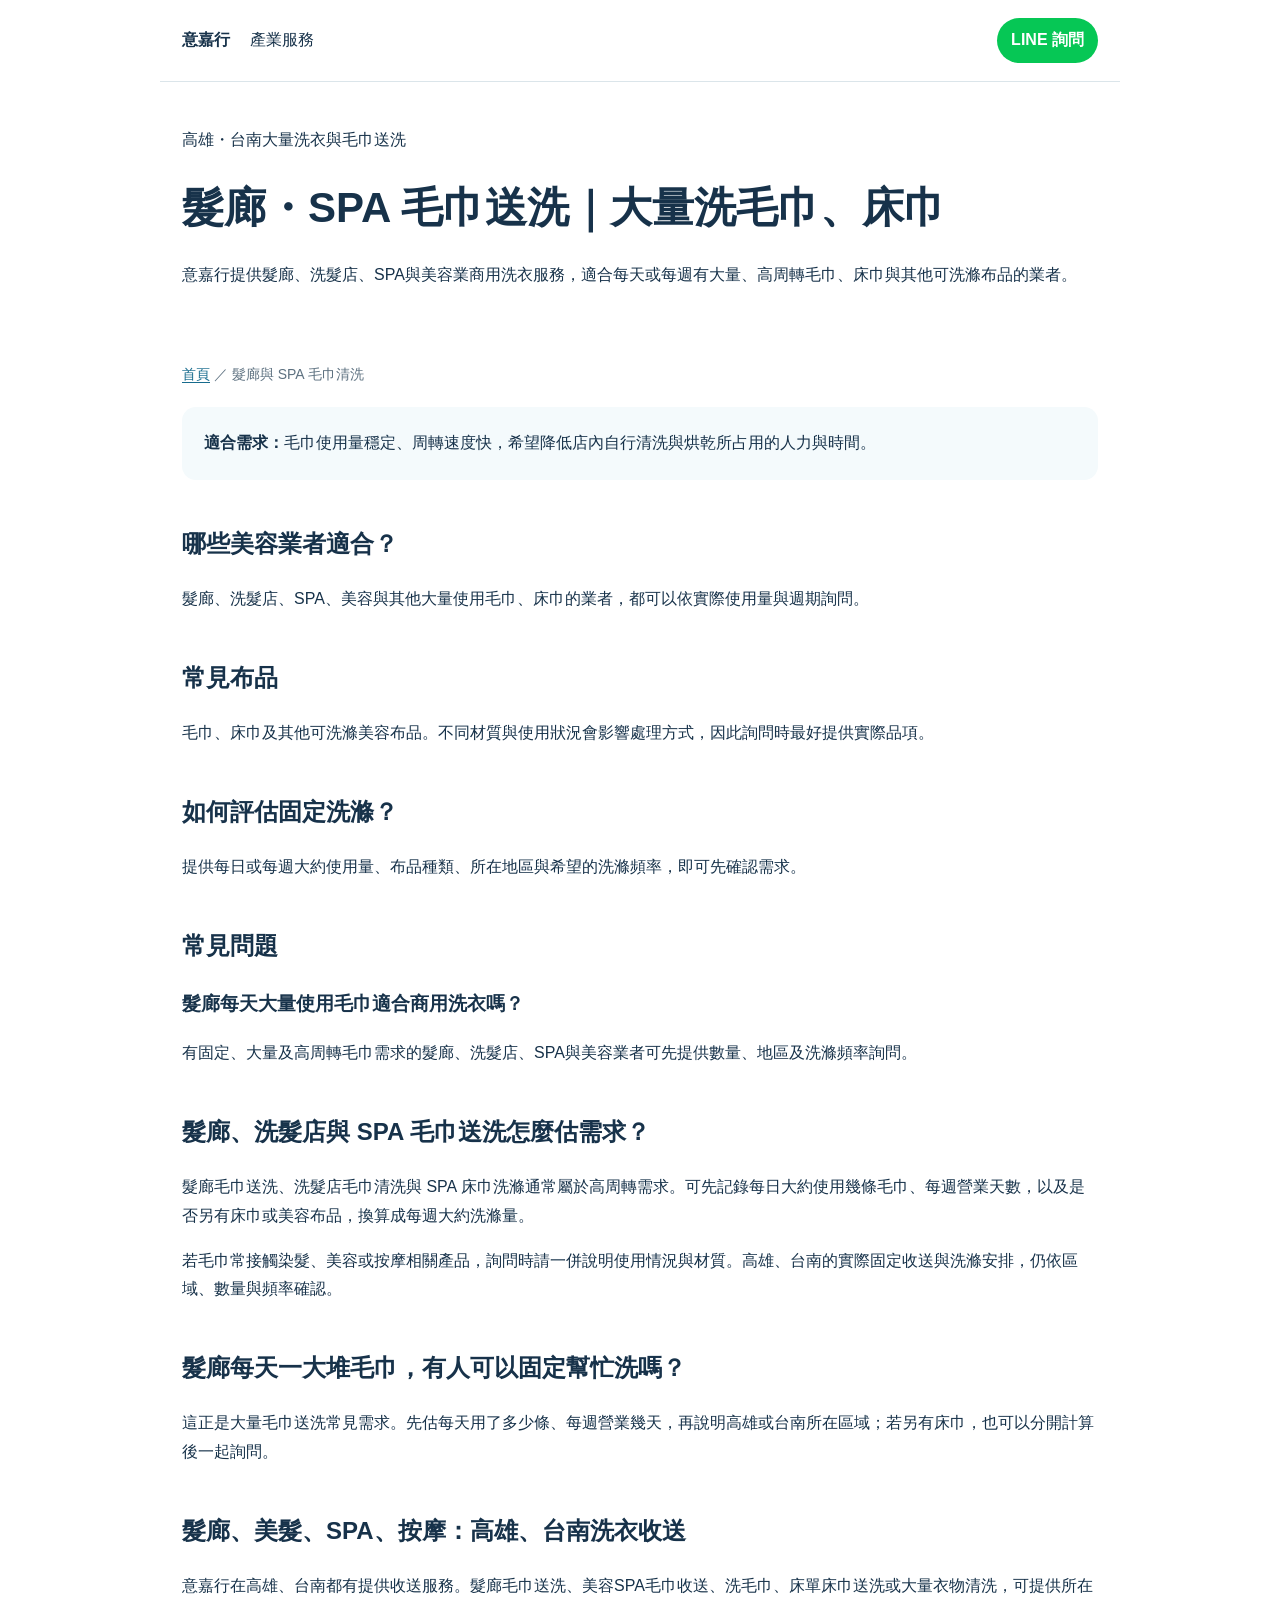
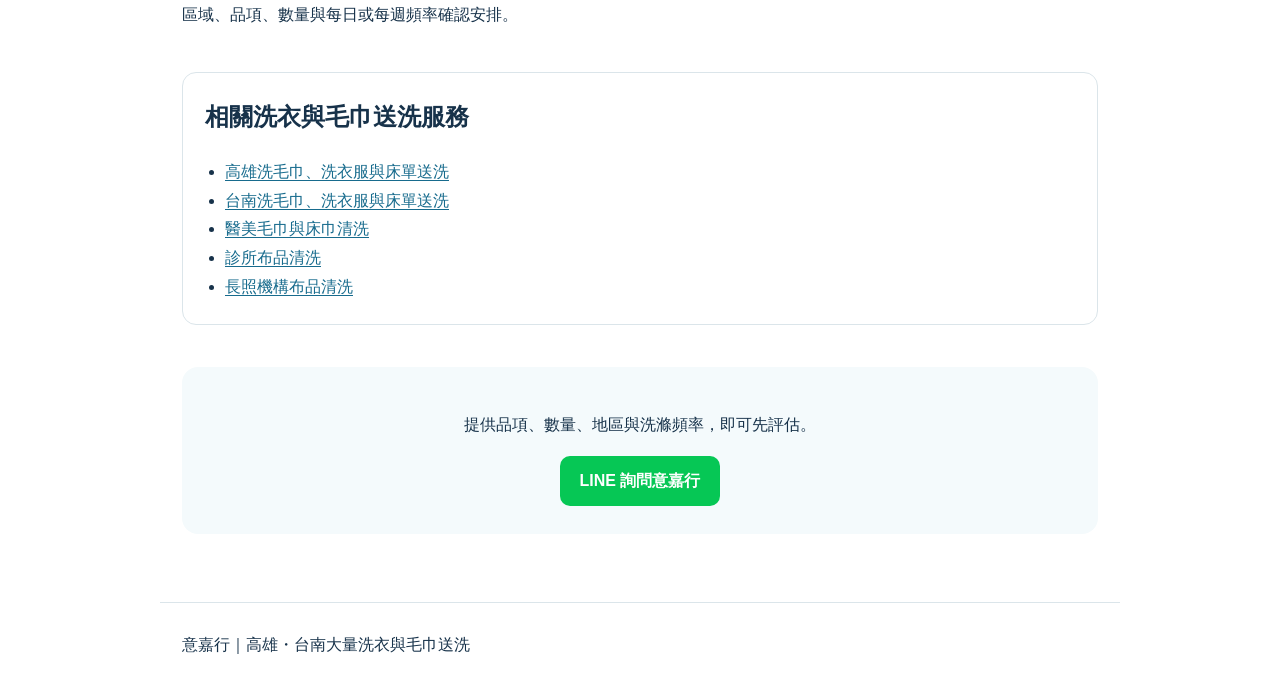
<file: salon-spa-laundry.html>
<!doctype html>
<html lang="zh-Hant">
  <head>
    <meta charset="utf-8" />
    <meta name="viewport" content="width=device-width,initial-scale=1" />
    <title>髮廊SPA毛巾送洗｜高雄台南大量洗毛巾｜意嘉行</title>
    <meta
      name="description"
      content="意嘉行提供高雄、台南髮廊、洗髮店、SPA與美容業毛巾、床巾等商用布品清洗，適合高周轉、固定大量洗滌需求。"
    />
    <meta name="robots" content="index,follow" />
    <meta name="theme-color" content="#17324a" />
    <meta property="og:locale" content="zh_TW" />
    <meta property="og:type" content="website" />
    <meta property="og:site_name" content="意嘉行" />
    <meta property="og:title" content="高雄髮廊 SPA 毛巾清洗｜意嘉行" />
    <meta
      property="og:description"
      content="高雄、台南髮廊、洗髮店、SPA 與美容業毛巾、床巾等商用布品清洗。"
    />
    <meta
      property="og:url"
      content="https://dsf430-stack.github.io/myfirstproject/salon-spa-laundry.html"
    />
    <meta
      property="og:image"
      content="https://dsf430-stack.github.io/myfirstproject/service-linens.webp"
    />
    <link
      rel="canonical"
      href="https://dsf430-stack.github.io/myfirstproject/salon-spa-laundry.html"
    />
    <link rel="icon" href="favicon.svg" type="image/svg+xml" />
    <style>
      body {
        margin: 0;
        font-family: Arial, "Noto Sans TC", sans-serif;
        color: #17324a;
        line-height: 1.8;
      }
      header,
      main,
      footer {
        max-width: 960px;
        margin: auto;
        padding: 28px 22px;
      }
      nav {
        padding: 18px 22px;
        border-bottom: 1px solid #dbe5ea;
      }
      nav a {
        color: #17324a;
        text-decoration: none;
        margin-right: 18px;
      }
      h1 {
        font-size: 42px;
        line-height: 1.2;
      }
      h2 {
        margin-top: 42px;
      }
      .box {
        background: #f4fafc;
        padding: 22px;
        border-radius: 14px;
      }
      footer {
        border-top: 1px solid #dbe5ea;
        margin-top: 40px;
      }
    </style>
    <link rel="stylesheet" href="service-pages.css" />
    <script type="application/ld+json">
      {
        "@context": "https://schema.org",
        "@graph": [
          {
            "@type": "Service",
            "@id": "https://dsf430-stack.github.io/myfirstproject/salon-spa-laundry.html#service",
            "url": "https://dsf430-stack.github.io/myfirstproject/salon-spa-laundry.html",
            "name": "髮廊與SPA毛巾清洗服務",
            "provider": {
              "@id": "https://dsf430-stack.github.io/myfirstproject/#business"
            },
            "areaServed": ["高雄市", "台南市"],
            "serviceType": [
              "髮廊毛巾清洗",
              "SPA毛巾清洗",
              "美容布品清洗",
              "美容SPA毛巾收送"
            ]
          },
          {
            "@type": "WebPage",
            "@id": "https://dsf430-stack.github.io/myfirstproject/salon-spa-laundry.html#webpage",
            "url": "https://dsf430-stack.github.io/myfirstproject/salon-spa-laundry.html",
            "name": "髮廊SPA毛巾送洗｜高雄台南大量洗毛巾｜意嘉行",
            "isPartOf": {
              "@id": "https://dsf430-stack.github.io/myfirstproject/#website"
            },
            "about": {
              "@id": "https://dsf430-stack.github.io/myfirstproject/salon-spa-laundry.html#service"
            },
            "inLanguage": "zh-Hant"
          },
          {
            "@type": "BreadcrumbList",
            "itemListElement": [
              {
                "@type": "ListItem",
                "position": 1,
                "name": "意嘉行",
                "item": "https://dsf430-stack.github.io/myfirstproject/"
              },
              {
                "@type": "ListItem",
                "position": 2,
                "name": "髮廊與 SPA 毛巾清洗",
                "item": "https://dsf430-stack.github.io/myfirstproject/salon-spa-laundry.html"
              }
            ]
          },
          {
            "@type": "FAQPage",
            "mainEntity": [
              {
                "@type": "Question",
                "name": "髮廊每天大量使用毛巾適合商用洗衣嗎？",
                "acceptedAnswer": {
                  "@type": "Answer",
                  "text": "有固定、大量及高周轉毛巾需求的髮廊、洗髮店、SPA與美容業者可先提供數量、地區及洗滌頻率詢問。"
                }
              }
            ]
          }
        ]
      }
    </script>
  </head>
  <body>
    <nav>
      <a href="./"><b>意嘉行</b></a
      ><a href="./#industries">產業服務</a
      ><a class="cta" href="./#contact">LINE 詢問</a>
    </nav>
    <header>
      <p>高雄・台南大量洗衣與毛巾送洗</p>
      <h1>髮廊・SPA 毛巾送洗｜大量洗毛巾、床巾</h1>
      <p>
        意嘉行提供髮廊、洗髮店、SPA與美容業商用洗衣服務，適合每天或每週有大量、高周轉毛巾、床巾與其他可洗滌布品的業者。
      </p>
    </header>
    <main>
      <div class="breadcrumb"><a href="./">首頁</a> ／ 髮廊與 SPA 毛巾清洗</div>
      <div class="box">
        <strong>適合需求：</strong
        >毛巾使用量穩定、周轉速度快，希望降低店內自行清洗與烘乾所占用的人力與時間。
      </div>
      <h2>哪些美容業者適合？</h2>
      <p>
        髮廊、洗髮店、SPA、美容與其他大量使用毛巾、床巾的業者，都可以依實際使用量與週期詢問。
      </p>
      <h2>常見布品</h2>
      <p>
        毛巾、床巾及其他可洗滌美容布品。不同材質與使用狀況會影響處理方式，因此詢問時最好提供實際品項。
      </p>
      <h2>如何評估固定洗滌？</h2>
      <p>
        提供每日或每週大約使用量、布品種類、所在地區與希望的洗滌頻率，即可先確認需求。
      </p>
      <h2>常見問題</h2>
      <h3>髮廊每天大量使用毛巾適合商用洗衣嗎？</h3>
      <p>
        有固定、大量及高周轉毛巾需求的髮廊、洗髮店、SPA與美容業者可先提供數量、地區及洗滌頻率詢問。
      </p>
      <section class="intent-guide">
        <h2>髮廊、洗髮店與 SPA 毛巾送洗怎麼估需求？</h2>
        <p>髮廊毛巾送洗、洗髮店毛巾清洗與 SPA 床巾洗滌通常屬於高周轉需求。可先記錄每日大約使用幾條毛巾、每週營業天數，以及是否另有床巾或美容布品，換算成每週大約洗滌量。</p>
        <p>若毛巾常接觸染髮、美容或按摩相關產品，詢問時請一併說明使用情況與材質。高雄、台南的實際固定收送與洗滌安排，仍依區域、數量與頻率確認。</p>
      </section>
      <section class="intent-guide"><h2>髮廊每天一大堆毛巾，有人可以固定幫忙洗嗎？</h2><p>這正是大量毛巾送洗常見需求。先估每天用了多少條、每週營業幾天，再說明高雄或台南所在區域；若另有床巾，也可以分開計算後一起詢問。</p></section>
      <section class="intent-guide"><h2>髮廊、美髮、SPA、按摩：高雄、台南洗衣收送</h2><p>意嘉行在高雄、台南都有提供收送服務。髮廊毛巾送洗、美容SPA毛巾收送、洗毛巾、床單床巾送洗或大量衣物清洗，可提供所在區域、品項、數量與每日或每週頻率確認安排。</p></section><section class="related">
        <h2>相關洗衣與毛巾送洗服務</h2>
        <ul>
          <li><a href="kaohsiung-commercial-laundry.html">高雄洗毛巾、洗衣服與床單送洗</a></li>
          <li><a href="tainan-commercial-laundry.html">台南洗毛巾、洗衣服與床單送洗</a></li>
          <li><a href="aesthetic-laundry.html">醫美毛巾與床巾清洗</a></li>
          <li><a href="clinic-laundry.html">診所布品清洗</a></li>
          <li><a href="longterm-care-laundry.html">長照機構布品清洗</a></li>
        </ul>
      </section>
      <div class="contact-cta">
        <p>提供品項、數量、地區與洗滌頻率，即可先評估。</p>
        <a href="https://line.me/ti/p/~gov1977" target="_blank" rel="noopener"
          >LINE 詢問意嘉行</a
        >
      </div>
    </main>
    <footer>意嘉行｜高雄・台南大量洗衣與毛巾送洗</footer>
  </body>
</html>
</file>
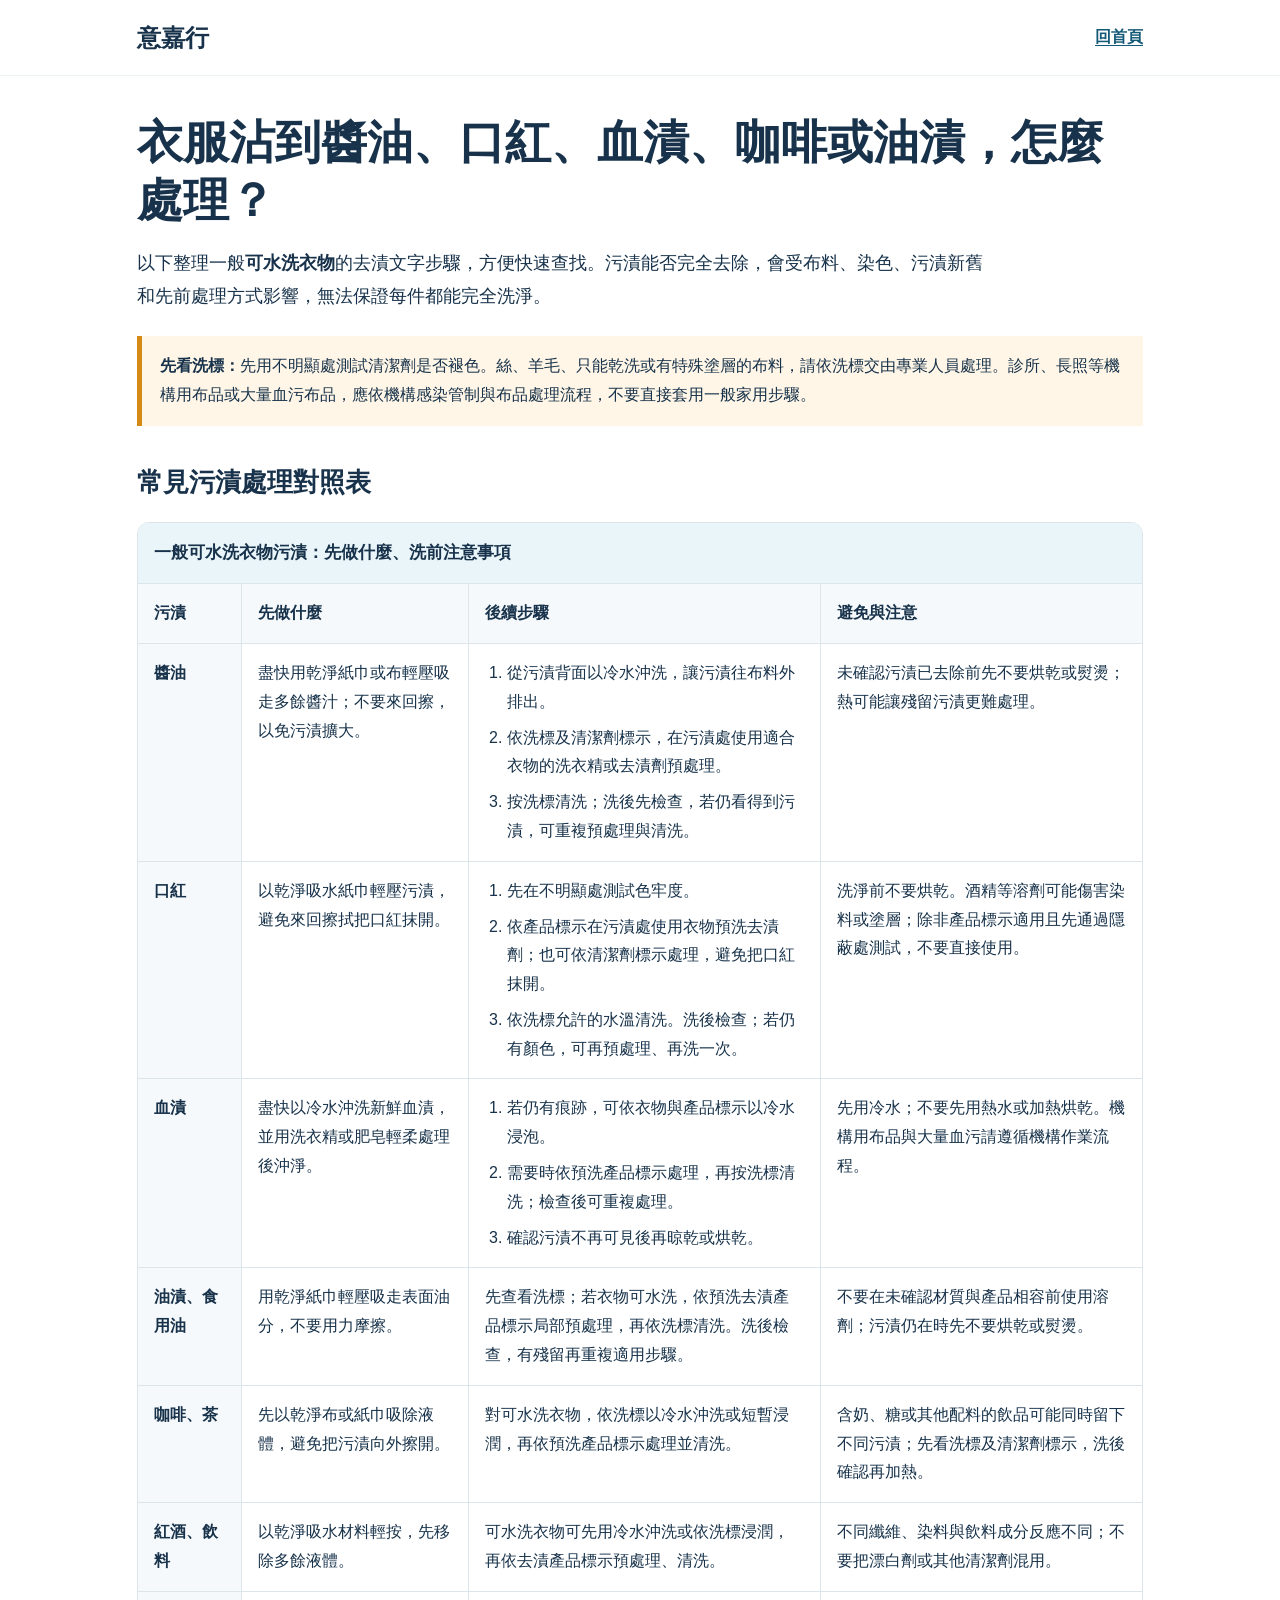
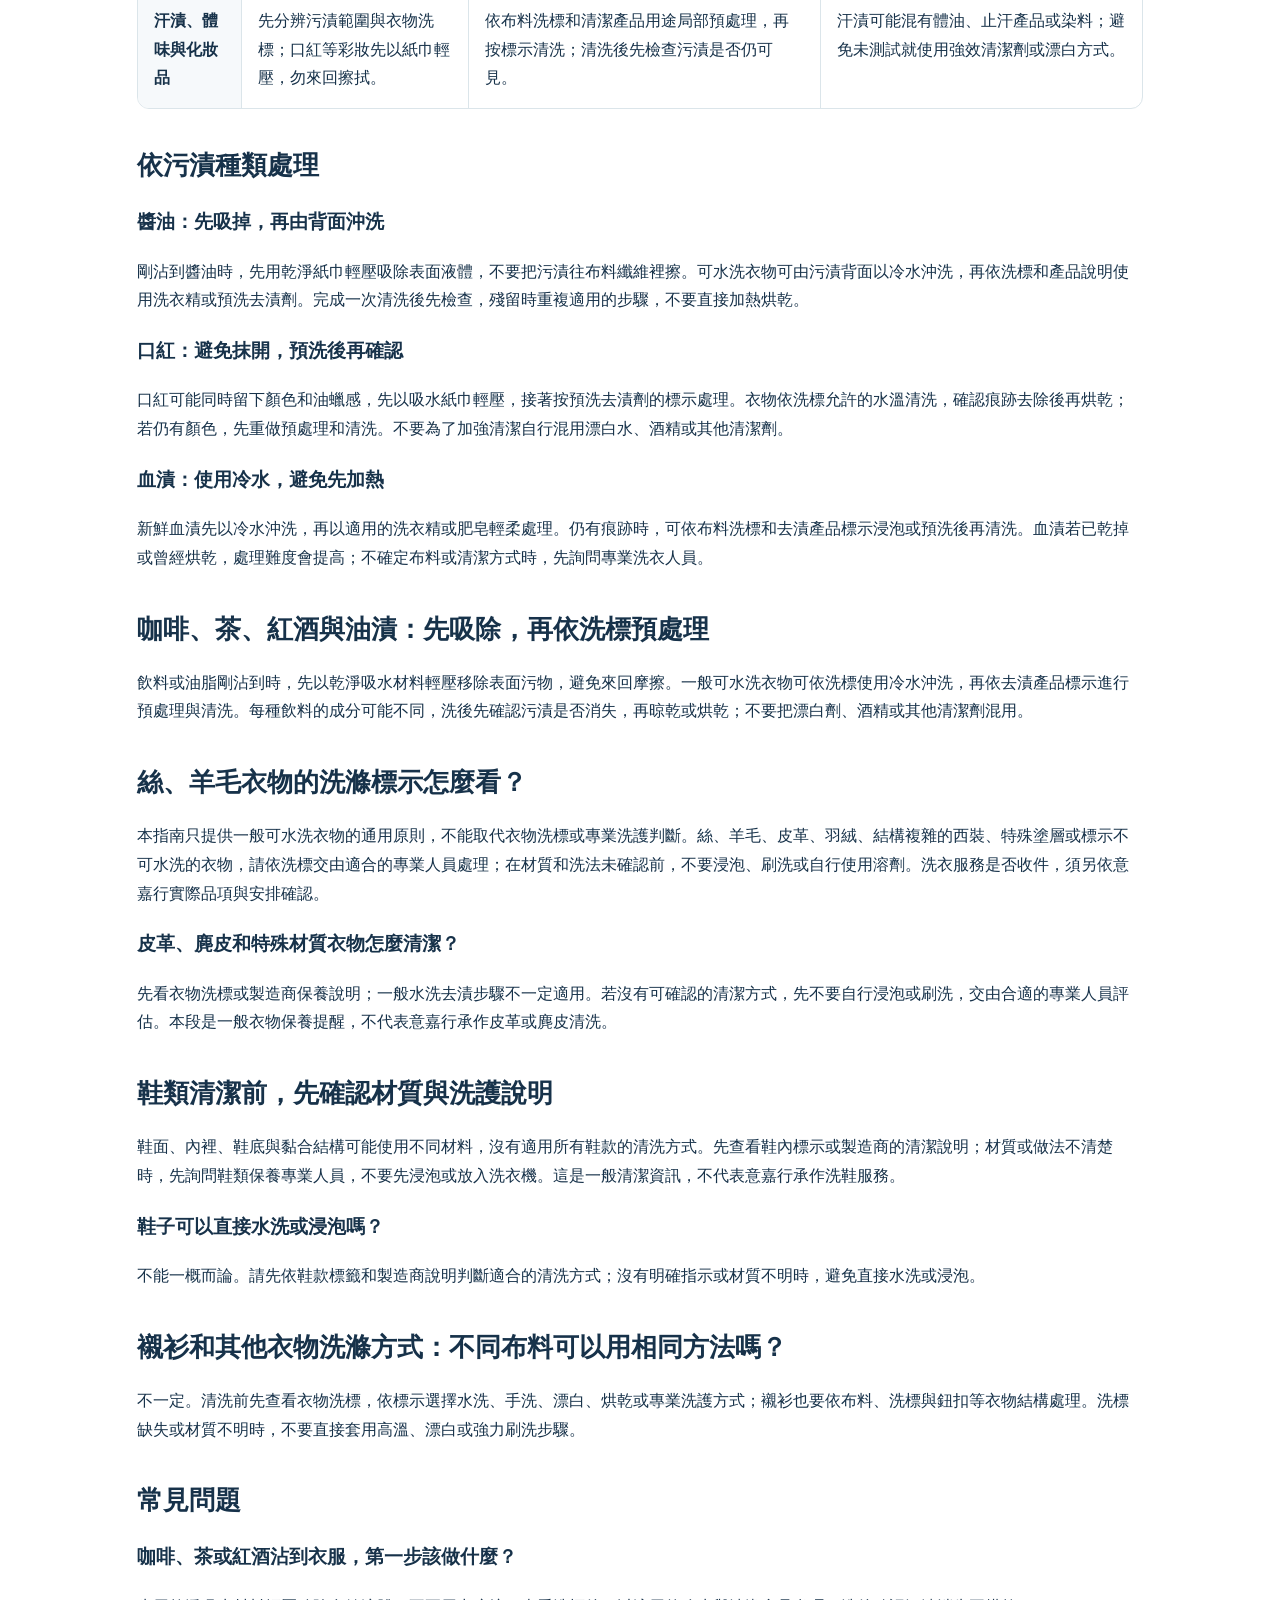
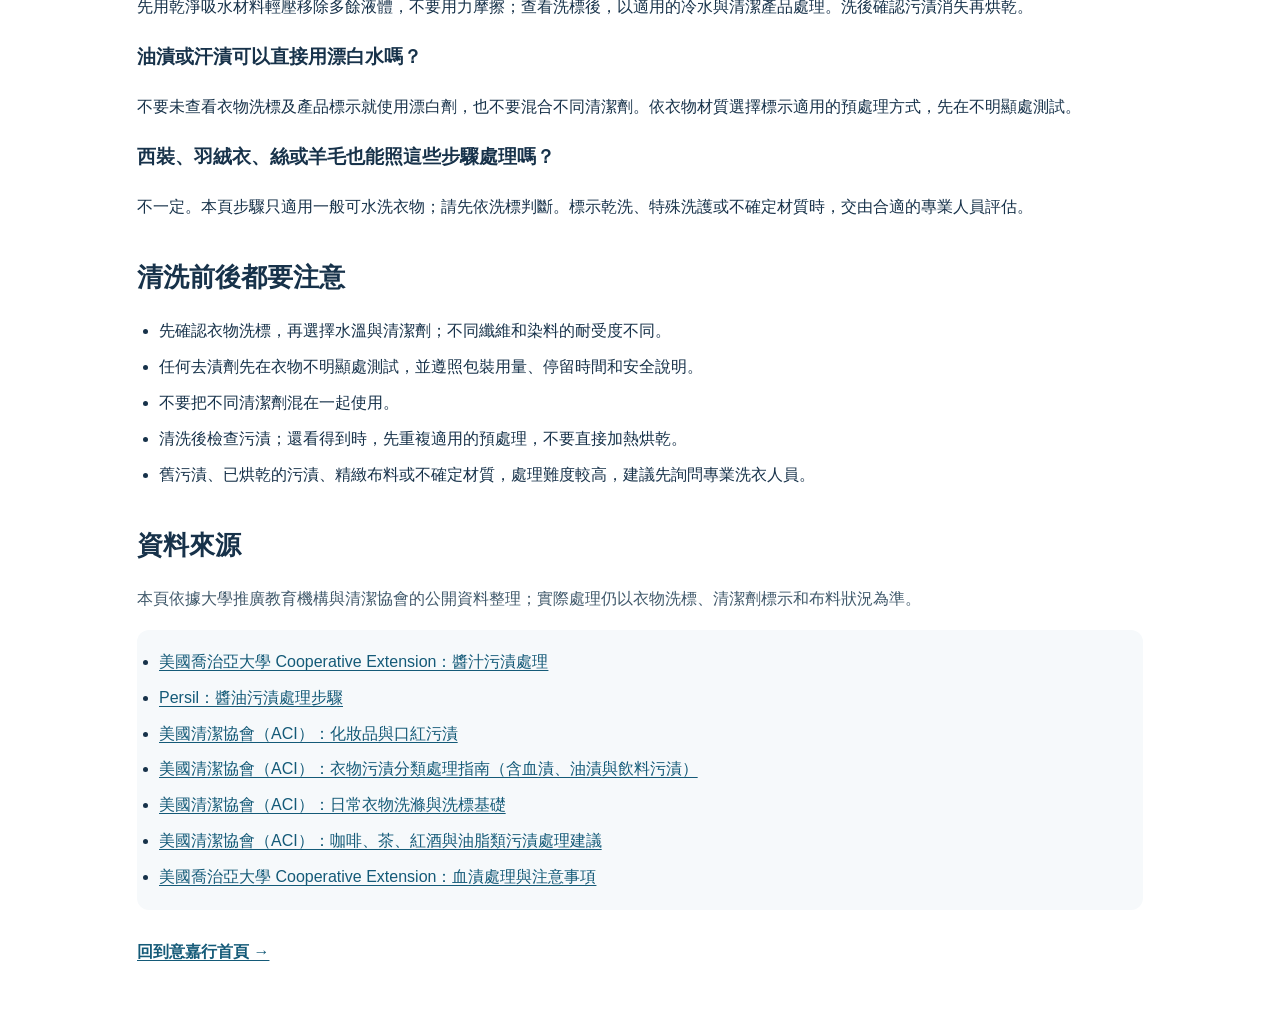
<file: stain-removal-guide.html>
<!doctype html>
<html lang="zh-Hant">
  <head>
    <meta charset="utf-8" />
    <meta name="viewport" content="width=device-width,initial-scale=1" />
    <title>衣物污漬怎麼洗？醬油、口紅、血漬、咖啡、油漬處理指南｜意嘉行</title>
<meta property="og:locale" content="zh_TW" />
<meta property="og:type" content="article" />
<meta property="og:title" content="衣物污漬怎麼洗？醬油、口紅、血漬、咖啡、油漬處理指南｜意嘉行" />
<meta property="og:description" content="衣服沾到醬油、口紅、血漬、油漬、咖啡或紅酒怎麼處理？查看一般可水洗衣物的去漬原則、洗標注意事項與資料來源；材質特殊或機構布品請依專業流程處理。" />
<meta property="og:url" content="https://dsf430-stack.github.io/myfirstproject/stain-removal-guide.html" />
<meta property="og:image" content="https://dsf430-stack.github.io/myfirstproject/hero-laundry.webp" />
<meta property="og:image:alt" content="意嘉行洗衣服務" />
<meta name="twitter:card" content="summary_large_image" />
    <meta name="description" content="衣服沾到醬油、口紅、血漬、油漬、咖啡或紅酒怎麼處理？查看一般可水洗衣物的去漬原則、洗標注意事項與資料來源；材質特殊或機構布品請依專業流程處理。" />
    <meta name="robots" content="index,follow,max-image-preview:large,max-snippet:-1,max-video-preview:-1" />
    <meta name="theme-color" content="#17324a" />
    <link rel="canonical" href="https://dsf430-stack.github.io/myfirstproject/stain-removal-guide.html" />
    <link rel="icon" href="favicon.svg" type="image/svg+xml" />
    <script type="application/ld+json">
      {
        "@context": "https://schema.org",
        "@type": "Article",
        "@id": "https://dsf430-stack.github.io/myfirstproject/stain-removal-guide.html#article",
        "headline": "衣物污漬怎麼洗？醬油、口紅、血漬、咖啡與油漬處理指南",
        "image": "https://dsf430-stack.github.io/myfirstproject/hero-laundry.webp",
        "datePublished": "2026-09-29",
        "description": "整理一般可水洗衣物常見污漬的處理原則、洗標提醒與資料來源。",
        "inLanguage": "zh-Hant",
        "dateModified": "2026-09-30",
        "mainEntityOfPage": "https://dsf430-stack.github.io/myfirstproject/stain-removal-guide.html",
        "publisher": {
          "@type": "Organization",
          "name": "意嘉行",
          "url": "https://dsf430-stack.github.io/myfirstproject/",
          "logo": {
            "@type": "ImageObject",
            "url": "https://dsf430-stack.github.io/myfirstproject/favicon.svg"
          }
        }
      }
    </script>
    <script type="application/ld+json">
      {
        "@context": "https://schema.org",
        "@type": "FAQPage",
        "mainEntity": [
          {"@type":"Question","name":"咖啡、茶或紅酒沾到衣服，第一步該做什麼？","acceptedAnswer":{"@type":"Answer","text":"先用乾淨吸水材料輕壓移除多餘液體，不要用力摩擦；查看洗標後，以適用的冷水與清潔產品處理。洗後確認污漬消失再烘乾。"}},
          {"@type":"Question","name":"油漬或汗漬可以直接用漂白水嗎？","acceptedAnswer":{"@type":"Answer","text":"不要未查看衣物洗標及產品標示就使用漂白劑，也不要混合不同清潔劑。依衣物材質選擇標示適用的預處理方式，先在不明顯處測試。"}},
          {"@type":"Question","name":"西裝、羽絨衣、絲或羊毛也能照一般步驟處理嗎？","acceptedAnswer":{"@type":"Answer","text":"不一定。本頁步驟只適用一般可水洗衣物；請先依洗標判斷。標示乾洗、特殊洗護或不確定材質時，交由合適的專業人員評估。"}}
        ]
      }
    </script>
    <style>
      :root { --ink:#17324a; --blue:#eaf5fa; --line:#dbe5ea; --soft:#f6f9fb; }
      * { box-sizing:border-box; }
      body { margin:0; color:var(--ink); background:#fff; font-family:Arial,"Noto Sans TC",sans-serif; line-height:1.8; }
      a { color:#145a78; text-underline-offset:3px; }
      .top { border-bottom:1px solid #edf2f5; background:#fff; }
      .nav { max-width:1050px; margin:auto; padding:16px 22px; display:flex; justify-content:space-between; align-items:center; gap:16px; }
      .brand { color:var(--ink); font-size:24px; font-weight:900; text-decoration:none; }
      .nav a:last-child { font-weight:700; }
      main { max-width:1050px; margin:auto; padding:38px 22px 60px; }
      h1 { font-size:clamp(30px,5vw,46px); line-height:1.25; margin:0 0 14px; }
      h2 { margin-top:38px; font-size:26px; line-height:1.4; }
      .intro { font-size:18px; max-width:850px; }
      .notice { background:#fff6e7; border-left:5px solid #d58a16; padding:16px 18px; margin:24px 0; }
      .table-wrap { overflow-x:auto; border:1px solid var(--line); border-radius:12px; }
      table { width:100%; min-width:760px; border-collapse:collapse; }
      caption { text-align:left; padding:15px 16px; font-size:17px; font-weight:800; background:var(--blue); }
      th, td { padding:15px 16px; border-top:1px solid var(--line); border-right:1px solid var(--line); vertical-align:top; text-align:left; }
      th { background:var(--soft); }
      td:last-child, th:last-child { border-right:0; }
      ol, ul { padding-left:22px; margin:0; }
      li + li { margin-top:7px; }
      .note { color:#40596b; }
      .sources { background:var(--soft); border-radius:12px; padding:18px 22px; }
      .sources li { overflow-wrap:anywhere; }
      .back { display:inline-block; margin-top:28px; font-weight:700; }
      @media(max-width:640px) {
        main { padding:28px 16px 44px; }
        .nav { padding:14px 16px; }
        .table-wrap { margin-left:-2px; margin-right:-2px; }
      }
    </style>
  </head>
  <body>
    <header class="top">
      <nav class="nav" aria-label="主要導覽">
        <a class="brand" href="index.html">意嘉行</a>
        <a href="index.html">回首頁</a>
      </nav>
    </header>
    <main>
      <article>
        <h1>衣服沾到醬油、口紅、血漬、咖啡或油漬，怎麼處理？</h1>
        <p class="intro">以下整理一般<strong>可水洗衣物</strong>的去漬文字步驟，方便快速查找。污漬能否完全去除，會受布料、染色、污漬新舊和先前處理方式影響，無法保證每件都能完全洗淨。</p>
        <aside class="notice">
          <strong>先看洗標：</strong>先用不明顯處測試清潔劑是否褪色。絲、羊毛、只能乾洗或有特殊塗層的布料，請依洗標交由專業人員處理。診所、長照等機構用布品或大量血污布品，應依機構感染管制與布品處理流程，不要直接套用一般家用步驟。
        </aside>
        <h2>常見污漬處理對照表</h2>
        <div class="table-wrap">
          <table>
            <caption>一般可水洗衣物污漬：先做什麼、洗前注意事項</caption>
            <thead>
              <tr>
                <th scope="col">污漬</th>
                <th scope="col">先做什麼</th>
                <th scope="col">後續步驟</th>
                <th scope="col">避免與注意</th>
              </tr>
            </thead>
            <tbody>
              <tr>
                <th scope="row">醬油</th>
                <td>盡快用乾淨紙巾或布輕壓吸走多餘醬汁；不要來回擦，以免污漬擴大。</td>
                <td>
                  <ol>
                    <li>從污漬背面以冷水沖洗，讓污漬往布料外排出。</li>
                    <li>依洗標及清潔劑標示，在污漬處使用適合衣物的洗衣精或去漬劑預處理。</li>
                    <li>按洗標清洗；洗後先檢查，若仍看得到污漬，可重複預處理與清洗。</li>
                  </ol>
                </td>
                <td>未確認污漬已去除前先不要烘乾或熨燙；熱可能讓殘留污漬更難處理。</td>
              </tr>
              <tr>
                <th scope="row">口紅</th>
                <td>以乾淨吸水紙巾輕壓污漬，避免來回擦拭把口紅抹開。</td>
                <td>
                  <ol>
                    <li>先在不明顯處測試色牢度。</li>
                    <li>依產品標示在污漬處使用衣物預洗去漬劑；也可依清潔劑標示處理，避免把口紅抹開。</li>
                    <li>依洗標允許的水溫清洗。洗後檢查；若仍有顏色，可再預處理、再洗一次。</li>
                  </ol>
                </td>
                <td>洗淨前不要烘乾。酒精等溶劑可能傷害染料或塗層；除非產品標示適用且先通過隱蔽處測試，不要直接使用。</td>
              </tr>
              <tr>
                <th scope="row">血漬</th>
                <td>盡快以冷水沖洗新鮮血漬，並用洗衣精或肥皂輕柔處理後沖淨。</td>
                <td>
                  <ol>
                    <li>若仍有痕跡，可依衣物與產品標示以冷水浸泡。</li>
                    <li>需要時依預洗產品標示處理，再按洗標清洗；檢查後可重複處理。</li>
                    <li>確認污漬不再可見後再晾乾或烘乾。</li>
                  </ol>
                </td>
                <td>先用冷水；不要先用熱水或加熱烘乾。機構用布品與大量血污請遵循機構作業流程。</td>
              </tr>
              <tr>
                <th scope="row">油漬、食用油</th>
                <td>用乾淨紙巾輕壓吸走表面油分，不要用力摩擦。</td>
                <td>先查看洗標；若衣物可水洗，依預洗去漬產品標示局部預處理，再依洗標清洗。洗後檢查，有殘留再重複適用步驟。</td>
                <td>不要在未確認材質與產品相容前使用溶劑；污漬仍在時先不要烘乾或熨燙。</td>
              </tr>
              <tr>
                <th scope="row">咖啡、茶</th>
                <td>先以乾淨布或紙巾吸除液體，避免把污漬向外擦開。</td>
                <td>對可水洗衣物，依洗標以冷水沖洗或短暫浸潤，再依預洗產品標示處理並清洗。</td>
                <td>含奶、糖或其他配料的飲品可能同時留下不同污漬；先看洗標及清潔劑標示，洗後確認再加熱。</td>
              </tr>
              <tr>
                <th scope="row">紅酒、飲料</th>
                <td>以乾淨吸水材料輕按，先移除多餘液體。</td>
                <td>可水洗衣物可先用冷水沖洗或依洗標浸潤，再依去漬產品標示預處理、清洗。</td>
                <td>不同纖維、染料與飲料成分反應不同；不要把漂白劑或其他清潔劑混用。</td>
              </tr>
              <tr>
                <th scope="row">汗漬、體味與化妝品</th>
                <td>先分辨污漬範圍與衣物洗標；口紅等彩妝先以紙巾輕壓，勿來回擦拭。</td>
                <td>依布料洗標和清潔產品用途局部預處理，再按標示清洗；清洗後先檢查污漬是否仍可見。</td>
                <td>汗漬可能混有體油、止汗產品或染料；避免未測試就使用強效清潔劑或漂白方式。</td>
              </tr>
            </tbody>
          </table>
        </div>
        <h2>依污漬種類處理</h2>
        <h3>醬油：先吸掉，再由背面沖洗</h3>
        <p>剛沾到醬油時，先用乾淨紙巾輕壓吸除表面液體，不要把污漬往布料纖維裡擦。可水洗衣物可由污漬背面以冷水沖洗，再依洗標和產品說明使用洗衣精或預洗去漬劑。完成一次清洗後先檢查，殘留時重複適用的步驟，不要直接加熱烘乾。</p>
        <h3>口紅：避免抹開，預洗後再確認</h3>
        <p>口紅可能同時留下顏色和油蠟感，先以吸水紙巾輕壓，接著按預洗去漬劑的標示處理。衣物依洗標允許的水溫清洗，確認痕跡去除後再烘乾；若仍有顏色，先重做預處理和清洗。不要為了加強清潔自行混用漂白水、酒精或其他清潔劑。</p>
        <h3>血漬：使用冷水，避免先加熱</h3>
        <p>新鮮血漬先以冷水沖洗，再以適用的洗衣精或肥皂輕柔處理。仍有痕跡時，可依布料洗標和去漬產品標示浸泡或預洗後再清洗。血漬若已乾掉或曾經烘乾，處理難度會提高；不確定布料或清潔方式時，先詢問專業洗衣人員。</p>
        <h2>咖啡、茶、紅酒與油漬：先吸除，再依洗標預處理</h2>
        <p>飲料或油脂剛沾到時，先以乾淨吸水材料輕壓移除表面污物，避免來回摩擦。一般可水洗衣物可依洗標使用冷水沖洗，再依去漬產品標示進行預處理與清洗。每種飲料的成分可能不同，洗後先確認污漬是否消失，再晾乾或烘乾；不要把漂白劑、酒精或其他清潔劑混用。</p>
        <h2>絲、羊毛衣物的洗滌標示怎麼看？</h2>
        <p>本指南只提供一般可水洗衣物的通用原則，不能取代衣物洗標或專業洗護判斷。絲、羊毛、皮革、羽絨、結構複雜的西裝、特殊塗層或標示不可水洗的衣物，請依洗標交由適合的專業人員處理；在材質和洗法未確認前，不要浸泡、刷洗或自行使用溶劑。洗衣服務是否收件，須另依意嘉行實際品項與安排確認。
        </p>
        <h3>皮革、麂皮和特殊材質衣物怎麼清潔？</h3>
        <p>先看衣物洗標或製造商保養說明；一般水洗去漬步驟不一定適用。若沒有可確認的清潔方式，先不要自行浸泡或刷洗，交由合適的專業人員評估。本段是一般衣物保養提醒，不代表意嘉行承作皮革或麂皮清洗。</p>
        <h2>鞋類清潔前，先確認材質與洗護說明</h2>
        <p>鞋面、內裡、鞋底與黏合結構可能使用不同材料，沒有適用所有鞋款的清洗方式。先查看鞋內標示或製造商的清潔說明；材質或做法不清楚時，先詢問鞋類保養專業人員，不要先浸泡或放入洗衣機。這是一般清潔資訊，不代表意嘉行承作洗鞋服務。</p>
        <h3>鞋子可以直接水洗或浸泡嗎？</h3>
        <p>不能一概而論。請先依鞋款標籤和製造商說明判斷適合的清洗方式；沒有明確指示或材質不明時，避免直接水洗或浸泡。</p>
        <h2>襯衫和其他衣物洗滌方式：不同布料可以用相同方法嗎？</h2>
        <p>不一定。清洗前先查看衣物洗標，依標示選擇水洗、手洗、漂白、烘乾或專業洗護方式；襯衫也要依布料、洗標與鈕扣等衣物結構處理。洗標缺失或材質不明時，不要直接套用高溫、漂白或強力刷洗步驟。</p>
        <h2>常見問題</h2>
        <h3>咖啡、茶或紅酒沾到衣服，第一步該做什麼？</h3>
        <p>先用乾淨吸水材料輕壓移除多餘液體，不要用力摩擦；查看洗標後，以適用的冷水與清潔產品處理。洗後確認污漬消失再烘乾。</p>
        <h3>油漬或汗漬可以直接用漂白水嗎？</h3>
        <p>不要未查看衣物洗標及產品標示就使用漂白劑，也不要混合不同清潔劑。依衣物材質選擇標示適用的預處理方式，先在不明顯處測試。</p>
        <h3>西裝、羽絨衣、絲或羊毛也能照這些步驟處理嗎？</h3>
        <p>不一定。本頁步驟只適用一般可水洗衣物；請先依洗標判斷。標示乾洗、特殊洗護或不確定材質時，交由合適的專業人員評估。</p>
        <h2>清洗前後都要注意</h2>
        <ul>
          <li>先確認衣物洗標，再選擇水溫與清潔劑；不同纖維和染料的耐受度不同。</li>
          <li>任何去漬劑先在衣物不明顯處測試，並遵照包裝用量、停留時間和安全說明。</li>
          <li>不要把不同清潔劑混在一起使用。</li>
          <li>清洗後檢查污漬；還看得到時，先重複適用的預處理，不要直接加熱烘乾。</li>
          <li>舊污漬、已烘乾的污漬、精緻布料或不確定材質，處理難度較高，建議先詢問專業洗衣人員。</li>
        </ul>
        <h2>資料來源</h2>
        <p class="note">本頁依據大學推廣教育機構與清潔協會的公開資料整理；實際處理仍以衣物洗標、清潔劑標示和布料狀況為準。</p>
        <ul class="sources">
          <li><a href="https://site.extension.uga.edu/textiles/care/stain-removal/remove-stains-from-sauce-soy-worcestershire-steak/" target="_blank" rel="noopener">美國喬治亞大學 Cooperative Extension：醬汁污漬處理</a></li>
          <li><a href="https://www.persillaundry.com/us/en/laundry-help/laundry-tips/how-to-remove-stains/remove-soy-sauce-stains.html" target="_blank" rel="noopener">Persil：醬油污漬處理步驟</a></li>
          <li><a href="https://www.cleaninginstitute.org/cleaning-tips/clean-home/ask-aci/ask-aci-make-stains" target="_blank" rel="noopener">美國清潔協會（ACI）：化妝品與口紅污漬</a></li>
          <li><a href="https://www.cleaninginstitute.org/cleaning-tips/clothes/stain-removal-guide" target="_blank" rel="noopener">美國清潔協會（ACI）：衣物污漬分類處理指南（含血漬、油漬與飲料污漬）</a></li>
          <li><a href="https://www.cleaninginstitute.org/cleaning-tips/clothes/laundry-basics" target="_blank" rel="noopener">美國清潔協會（ACI）：日常衣物洗滌與洗標基礎</a></li>
          <li><a href="https://www.cleaninginstitute.org/cleaning-tips/holiday-cleaning/holiday-stains" target="_blank" rel="noopener">美國清潔協會（ACI）：咖啡、茶、紅酒與油脂類污漬處理建議</a></li>
          <li><a href="https://site.extension.uga.edu/textiles/care/stain-removal/remove-stains-from-blood/" target="_blank" rel="noopener">美國喬治亞大學 Cooperative Extension：血漬處理與注意事項</a></li>
        </ul>
        <a class="back" href="index.html">回到意嘉行首頁 →</a>
      </article>
    </main>
  </body>
</html>
</file>
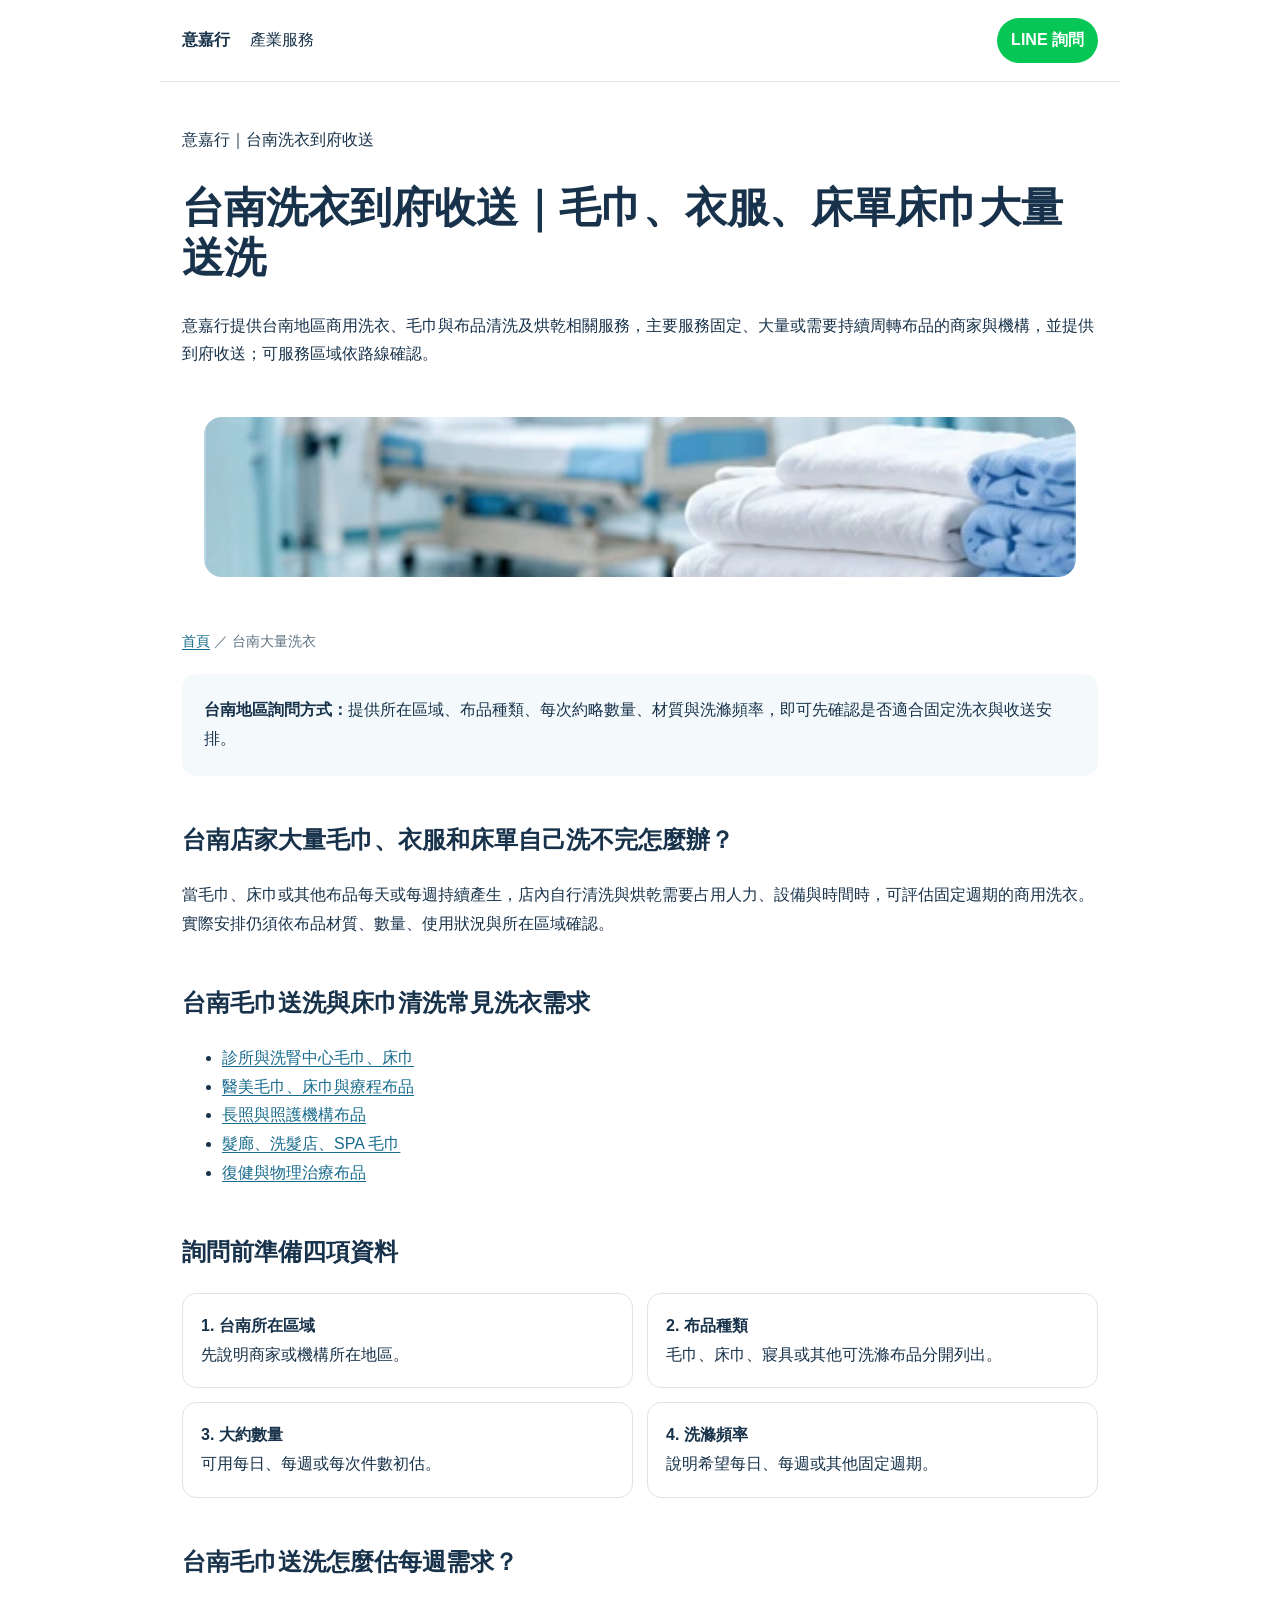
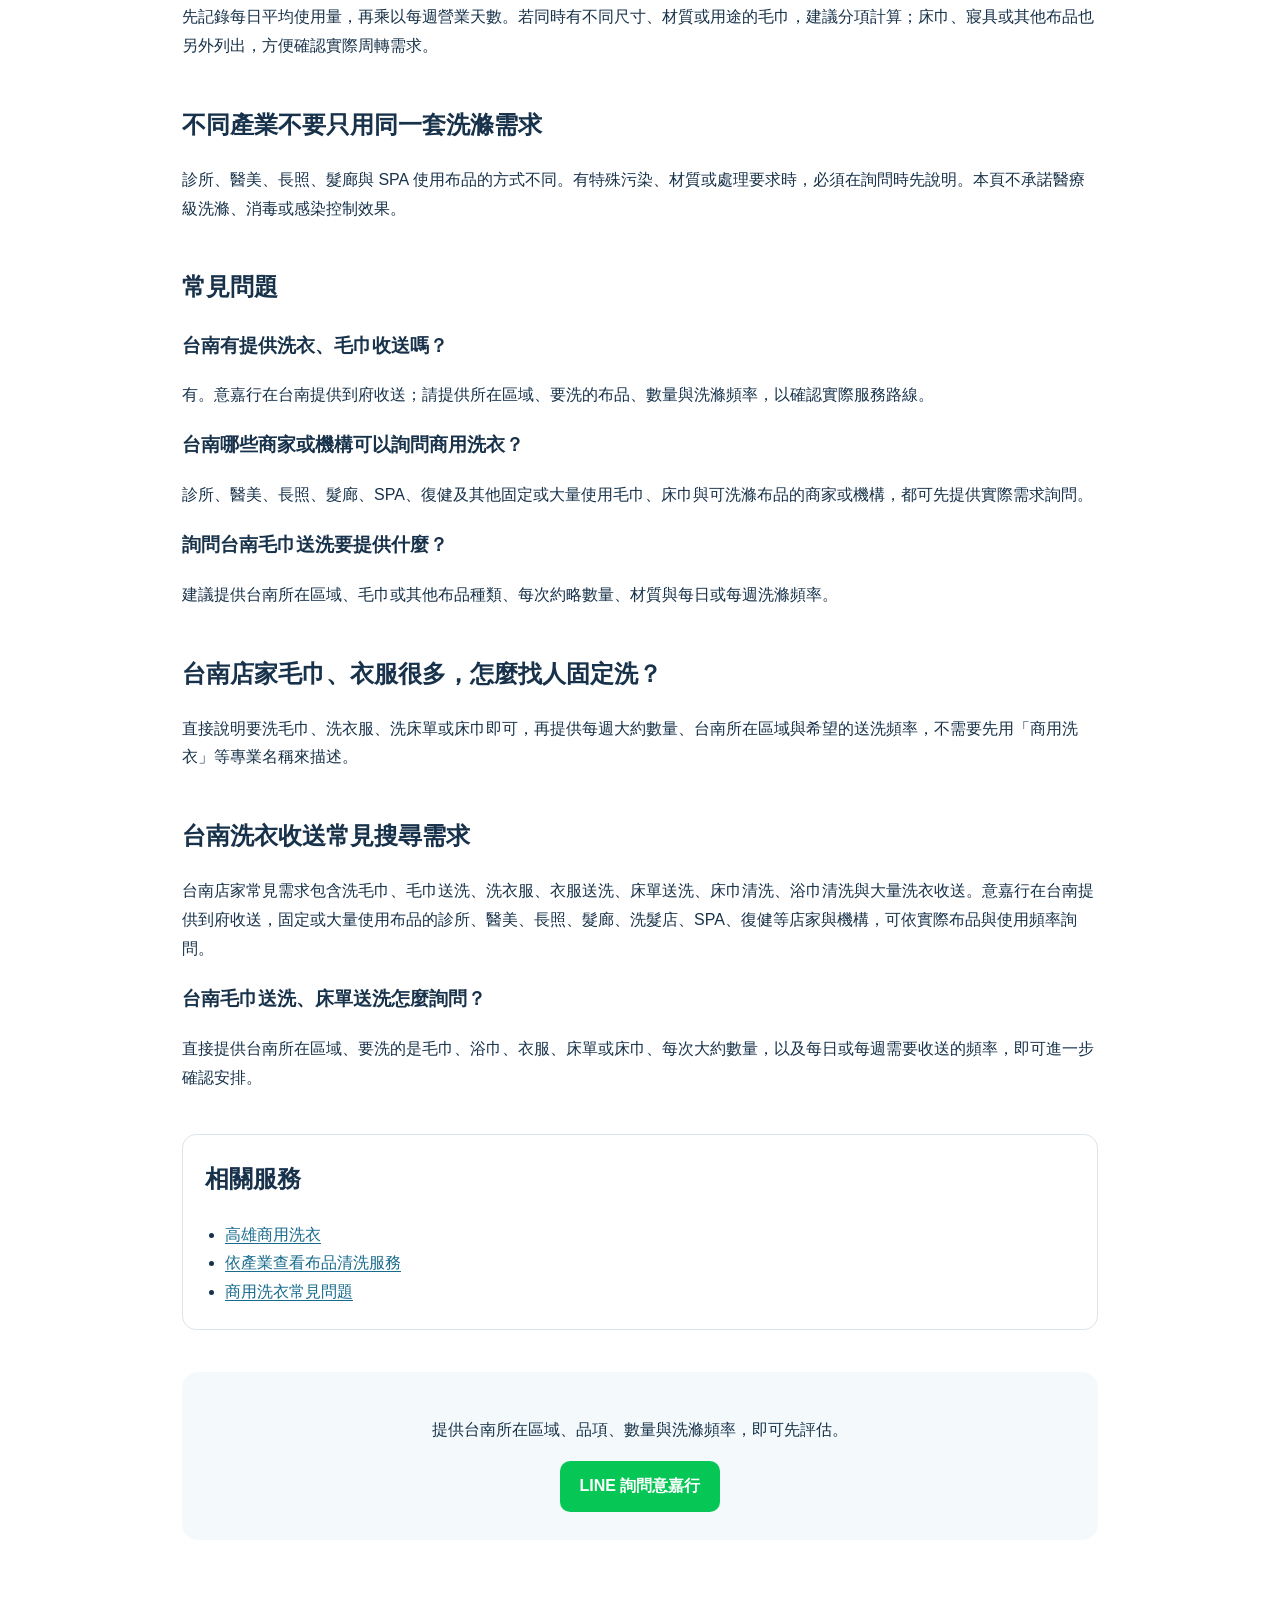
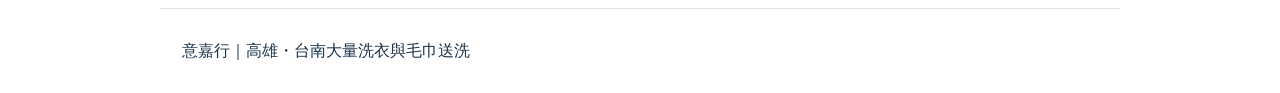
<file: tainan-commercial-laundry.html>
<!doctype html>
<html lang="zh-Hant">
<head>
<meta charset="utf-8" />
<meta name="viewport" content="width=device-width,initial-scale=1" />
<title>台南洗衣到府收送｜毛巾、衣服、床單大量送洗｜意嘉行</title>
<meta name="description" content="台南店家或機構要洗毛巾、洗衣服、洗床單床巾，意嘉行提供到府收送服務。實際區域依路線、品項與數量確認。" />
<meta name="robots" content="index,follow,max-image-preview:large,max-snippet:-1" />
<meta property="og:locale" content="zh_TW" /><meta property="og:type" content="website" /><meta property="og:site_name" content="意嘉行" />
<meta property="og:title" content="台南洗衣到府收送｜毛巾、衣服、床單大量送洗｜意嘉行" />
<meta property="og:description" content="台南固定、大量毛巾、床巾與商用布品洗滌需求，可依所在地區、品項、數量與頻率評估。" />
<meta property="og:url" content="https://dsf430-stack.github.io/myfirstproject/tainan-commercial-laundry.html" />
<meta property="og:image" content="https://dsf430-stack.github.io/myfirstproject/service-laundry.webp" />
<link rel="canonical" href="https://dsf430-stack.github.io/myfirstproject/tainan-commercial-laundry.html" />
<link rel="icon" href="favicon.svg" type="image/svg+xml" />
<style>body{margin:0;font-family:Arial,"Noto Sans TC",sans-serif;color:#17324a;line-height:1.8}header,main,footer{max-width:960px;margin:auto;padding:28px 22px}nav{padding:18px 22px;border-bottom:1px solid #dbe5ea}nav a{color:#17324a;text-decoration:none;margin-right:18px}h1{font-size:42px;line-height:1.2}h2{margin-top:42px}.box{background:#f4fafc;padding:22px;border-radius:14px}.steps{display:grid;grid-template-columns:repeat(2,1fr);gap:14px;padding:0;list-style:none}.steps li{border:1px solid #dbe5ea;border-radius:14px;padding:18px}footer{border-top:1px solid #dbe5ea;margin-top:40px}@media(max-width:600px){.steps{grid-template-columns:1fr}}</style>
<link rel="stylesheet" href="service-pages.css" />
<script type="application/ld+json">
{"@context":"https://schema.org","@graph":[
{"@type":"Service","@id":"https://dsf430-stack.github.io/myfirstproject/tainan-commercial-laundry.html#service","url":"https://dsf430-stack.github.io/myfirstproject/tainan-commercial-laundry.html","name":"台南大量洗衣與布品清洗服務","description":"提供台南地區固定或大量毛巾、衣物、床單床巾清洗、烘乾與到府收送；實際可服務區域依路線確認。","provider":{"@id":"https://dsf430-stack.github.io/myfirstproject/#business"},"areaServed":{"@type":"City","name":"台南市"},"serviceType":["台南洗毛巾","台南到府收送洗衣","台南毛巾送洗","床單床巾送洗","大量洗衣"]},
{"@type":"WebPage","@id":"https://dsf430-stack.github.io/myfirstproject/tainan-commercial-laundry.html#webpage","url":"https://dsf430-stack.github.io/myfirstproject/tainan-commercial-laundry.html","name":"台南洗衣到府收送｜毛巾、衣服、床單大量送洗｜意嘉行","isPartOf":{"@id":"https://dsf430-stack.github.io/myfirstproject/#website"},"about":{"@id":"https://dsf430-stack.github.io/myfirstproject/tainan-commercial-laundry.html#service"},"inLanguage":"zh-Hant"},
{"@type":"BreadcrumbList","itemListElement":[{"@type":"ListItem","position":1,"name":"意嘉行","item":"https://dsf430-stack.github.io/myfirstproject/"},{"@type":"ListItem","position":2,"name":"台南大量洗衣","item":"https://dsf430-stack.github.io/myfirstproject/tainan-commercial-laundry.html"}]},
{"@type":"FAQPage","mainEntity":[
{"@type":"Question","name":"台南哪些商家或機構可以詢問商用洗衣？","acceptedAnswer":{"@type":"Answer","text":"診所、醫美、長照、髮廊、SPA、復健及其他固定或大量使用毛巾、床巾與可洗滌布品的商家或機構，都可先提供實際需求詢問。"}},
{"@type":"Question","name":"詢問台南毛巾送洗要提供什麼？","acceptedAnswer":{"@type":"Answer","text":"建議提供台南所在區域、毛巾或其他布品種類、每次約略數量、材質與每日或每週洗滌頻率。"}}
,{"@type":"Question","name":"台南有提供到府收送嗎？","acceptedAnswer":{"@type":"Answer","text":"有。意嘉行在台南提供到府收送；請提供所在區域、布品種類、數量與洗滌頻率，以確認實際服務路線。"}}
]}]}
</script>
</head>
<body>
<nav><a href="./"><b>意嘉行</b></a><a href="./#industries">產業服務</a><a class="cta" href="./#contact">LINE 詢問</a></nav>
<header><p>意嘉行｜台南洗衣到府收送</p><h1>台南洗衣到府收送｜毛巾、衣服、床單床巾大量送洗</h1><p>意嘉行提供台南地區商用洗衣、毛巾與布品清洗及烘乾相關服務，主要服務固定、大量或需要持續周轉布品的商家與機構，並提供到府收送；可服務區域依路線確認。</p></header>
<figure class="service-photo"><img src="service-laundry.webp" width="468" height="160" alt="台南大量洗衣與毛巾布品送洗服務" loading="eager" decoding="async" /></figure>
<main>
<div class="breadcrumb"><a href="./">首頁</a> ／ 台南大量洗衣</div>
<div class="box"><strong>台南地區詢問方式：</strong>提供所在區域、布品種類、每次約略數量、材質與洗滌頻率，即可先確認是否適合固定洗衣與收送安排。</div>
<h2>台南店家大量毛巾、衣服和床單自己洗不完怎麼辦？</h2>
<p>當毛巾、床巾或其他布品每天或每週持續產生，店內自行清洗與烘乾需要占用人力、設備與時間時，可評估固定週期的商用洗衣。實際安排仍須依布品材質、數量、使用狀況與所在區域確認。</p>
<h2>台南毛巾送洗與床巾清洗常見洗衣需求</h2>
<ul><li><a href="clinic-laundry.html">診所與洗腎中心毛巾、床巾</a></li><li><a href="aesthetic-laundry.html">醫美毛巾、床巾與療程布品</a></li><li><a href="longterm-care-laundry.html">長照與照護機構布品</a></li><li><a href="salon-spa-laundry.html">髮廊、洗髮店、SPA 毛巾</a></li><li><a href="rehab-laundry.html">復健與物理治療布品</a></li></ul>
<h2>詢問前準備四項資料</h2>
<ol class="steps"><li><strong>1. 台南所在區域</strong><br />先說明商家或機構所在地區。</li><li><strong>2. 布品種類</strong><br />毛巾、床巾、寢具或其他可洗滌布品分開列出。</li><li><strong>3. 大約數量</strong><br />可用每日、每週或每次件數初估。</li><li><strong>4. 洗滌頻率</strong><br />說明希望每日、每週或其他固定週期。</li></ol>
<h2>台南毛巾送洗怎麼估每週需求？</h2>
<p>先記錄每日平均使用量，再乘以每週營業天數。若同時有不同尺寸、材質或用途的毛巾，建議分項計算；床巾、寢具或其他布品也另外列出，方便確認實際周轉需求。</p>
<h2>不同產業不要只用同一套洗滌需求</h2>
<p>診所、醫美、長照、髮廊與 SPA 使用布品的方式不同。有特殊污染、材質或處理要求時，必須在詢問時先說明。本頁不承諾醫療級洗滌、消毒或感染控制效果。</p>
<h2>常見問題</h2>
<h3>台南有提供洗衣、毛巾收送嗎？</h3><p>有。意嘉行在台南提供到府收送；請提供所在區域、要洗的布品、數量與洗滌頻率，以確認實際服務路線。</p>
<h3>台南哪些商家或機構可以詢問商用洗衣？</h3><p>診所、醫美、長照、髮廊、SPA、復健及其他固定或大量使用毛巾、床巾與可洗滌布品的商家或機構，都可先提供實際需求詢問。</p>
<h3>詢問台南毛巾送洗要提供什麼？</h3><p>建議提供台南所在區域、毛巾或其他布品種類、每次約略數量、材質與每日或每週洗滌頻率。</p>
<section class="intent-guide"><h2>台南店家毛巾、衣服很多，怎麼找人固定洗？</h2><p>直接說明要洗毛巾、洗衣服、洗床單或床巾即可，再提供每週大約數量、台南所在區域與希望的送洗頻率，不需要先用「商用洗衣」等專業名稱來描述。</p></section>

<section class="intent-guide">
<h2>台南洗衣收送常見搜尋需求</h2>
<p>台南店家常見需求包含洗毛巾、毛巾送洗、洗衣服、衣服送洗、床單送洗、床巾清洗、浴巾清洗與大量洗衣收送。意嘉行在台南提供到府收送，固定或大量使用布品的診所、醫美、長照、髮廊、洗髮店、SPA、復健等店家與機構，可依實際布品與使用頻率詢問。</p>
<h3>台南毛巾送洗、床單送洗怎麼詢問？</h3>
<p>直接提供台南所在區域、要洗的是毛巾、浴巾、衣服、床單或床巾、每次大約數量，以及每日或每週需要收送的頻率，即可進一步確認安排。</p>
</section>
<section class="related"><h2>相關服務</h2><ul><li><a href="kaohsiung-commercial-laundry.html">高雄商用洗衣</a></li><li><a href="./#industries">依產業查看布品清洗服務</a></li><li><a href="./#faq">商用洗衣常見問題</a></li></ul></section>
<div class="contact-cta"><p>提供台南所在區域、品項、數量與洗滌頻率，即可先評估。</p><a href="https://line.me/ti/p/~gov1977" target="_blank" rel="noopener">LINE 詢問意嘉行</a></div>
</main><footer>意嘉行｜高雄・台南大量洗衣與毛巾送洗</footer>
</body></html>
</file>
<file: service-pages.css>
:root {
  --ink: #17324a;
  --muted: #5d7180;
  --line: #dbe5ea;
  --soft: #f4fafc;
  --link: #176b8d;
}
* {
  box-sizing: border-box;
}
html {
  scroll-behavior: smooth;
}
body {
  overflow-wrap: break-word;
}
nav {
  display: flex;
  align-items: center;
  gap: 20px;
  max-width: 960px;
  margin: auto;
  white-space: nowrap;
}
nav a {
  margin: 0;
}
nav .cta {
  margin-left: auto;
  background: #06c755;
  color: #fff;
  padding: 8px 14px;
  border-radius: 999px;
  font-weight: 700;
}
.breadcrumb {
  font-size: 14px;
  color: var(--muted);
  margin-bottom: 20px;
}
.breadcrumb a,
.related a,
main a {
  color: var(--link);
  text-decoration: underline;
  text-underline-offset: 3px;
}
.related {
  margin-top: 42px;
  padding: 22px;
  border: 1px solid var(--line);
  border-radius: 14px;
}
.related h2 {
  margin-top: 0;
}
.related ul {
  padding-left: 20px;
  margin-bottom: 0;
}
.contact-cta {
  margin-top: 42px;
  padding: 28px;
  background: var(--soft);
  border-radius: 16px;
  text-align: center;
}
.contact-cta a {
  display: inline-block;
  background: #06c755;
  color: #fff;
  text-decoration: none;
  padding: 11px 20px;
  border-radius: 10px;
  font-weight: 800;
}
@media (max-width: 600px) {
  nav {
    gap: 12px;
    padding: 12px 16px;
    overflow-x: auto;
  }
  nav a {
    font-size: 14px;
  }
  header,
  main,
  footer {
    padding-left: 18px;
    padding-right: 18px;
  }
  h1 {
    font-size: 34px;
    line-height: 1.25;
  }
  h2 {
    font-size: 25px;
    line-height: 1.35;
  }
  .box,
  .related,
  .contact-cta {
    padding: 18px;
  }
}

.service-photo {
  display: block;
  max-width: 916px;
  margin: 4px auto 24px;
  padding: 0 22px;
}
.service-photo img {
  display: block;
  width: 100%;
  max-height: 410px;
  aspect-ratio: 16 / 9;
  object-fit: cover;
  border-radius: 18px;
}
</file>
